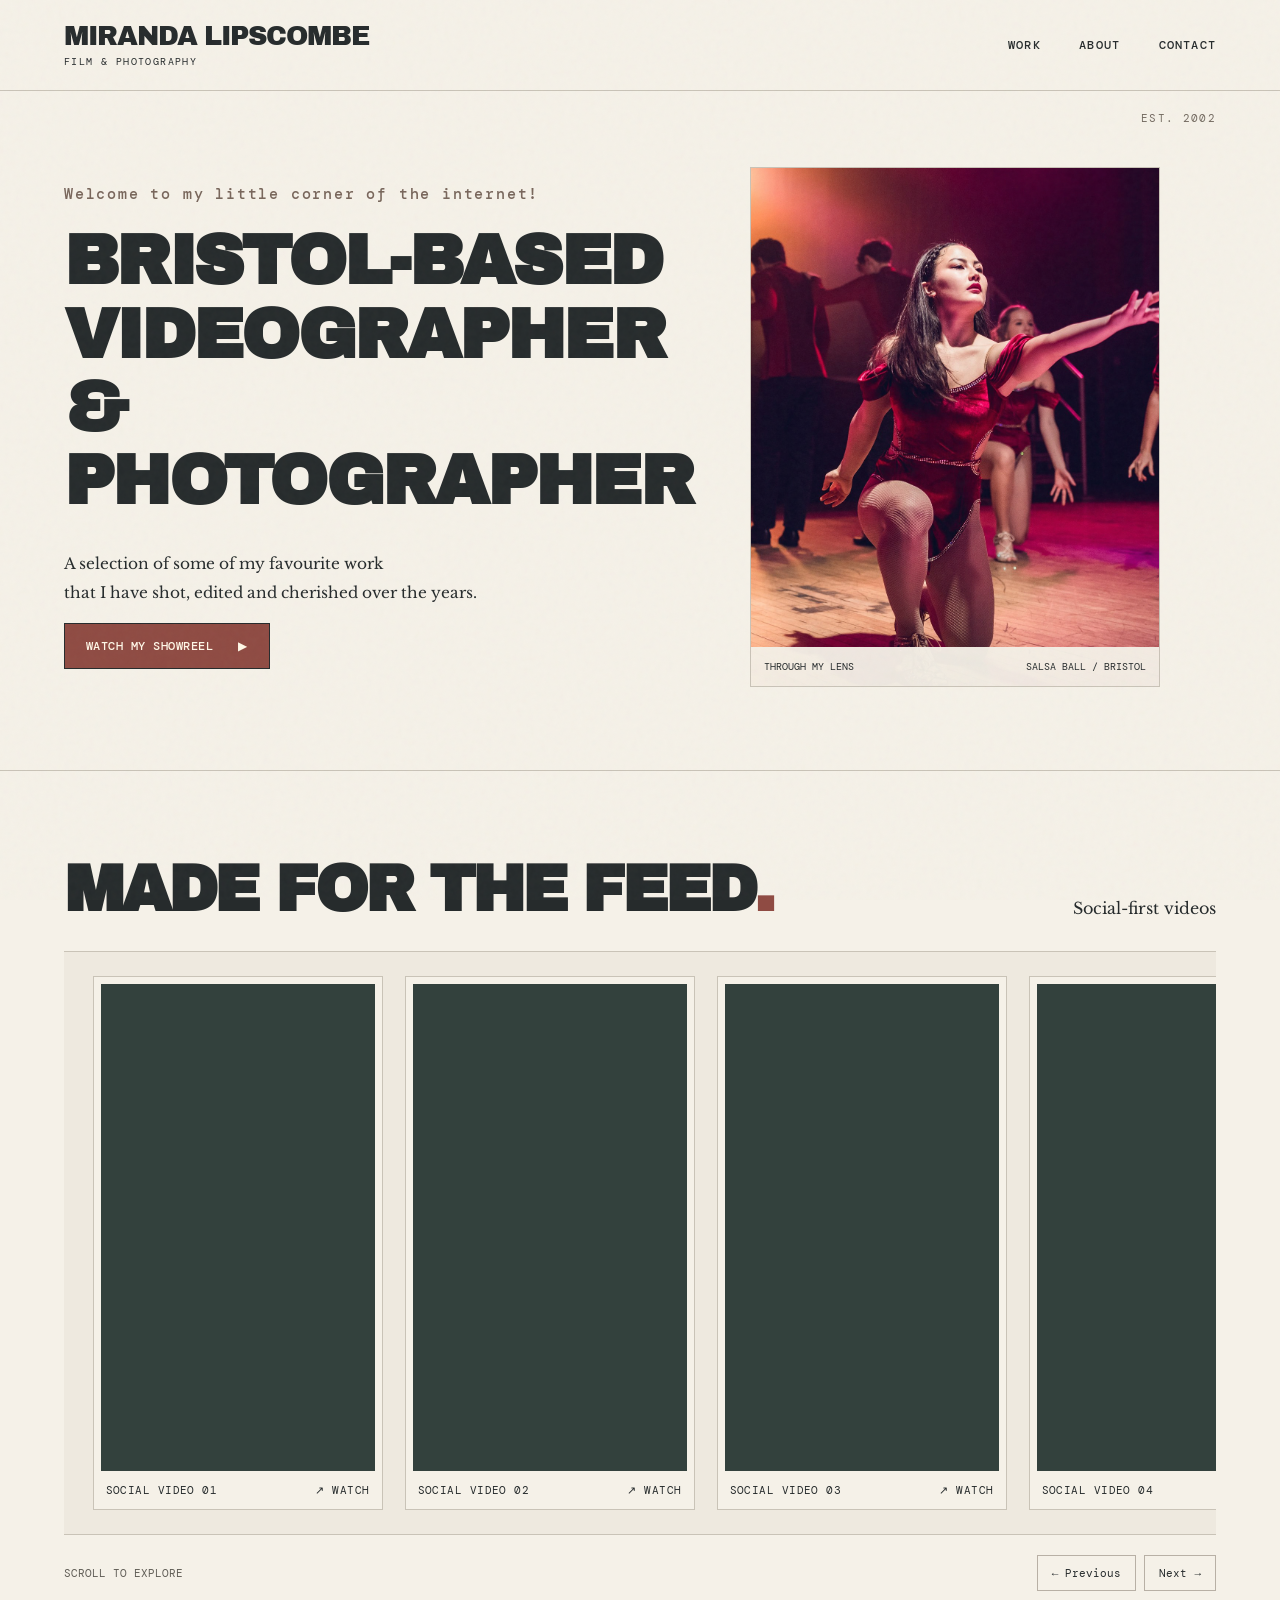
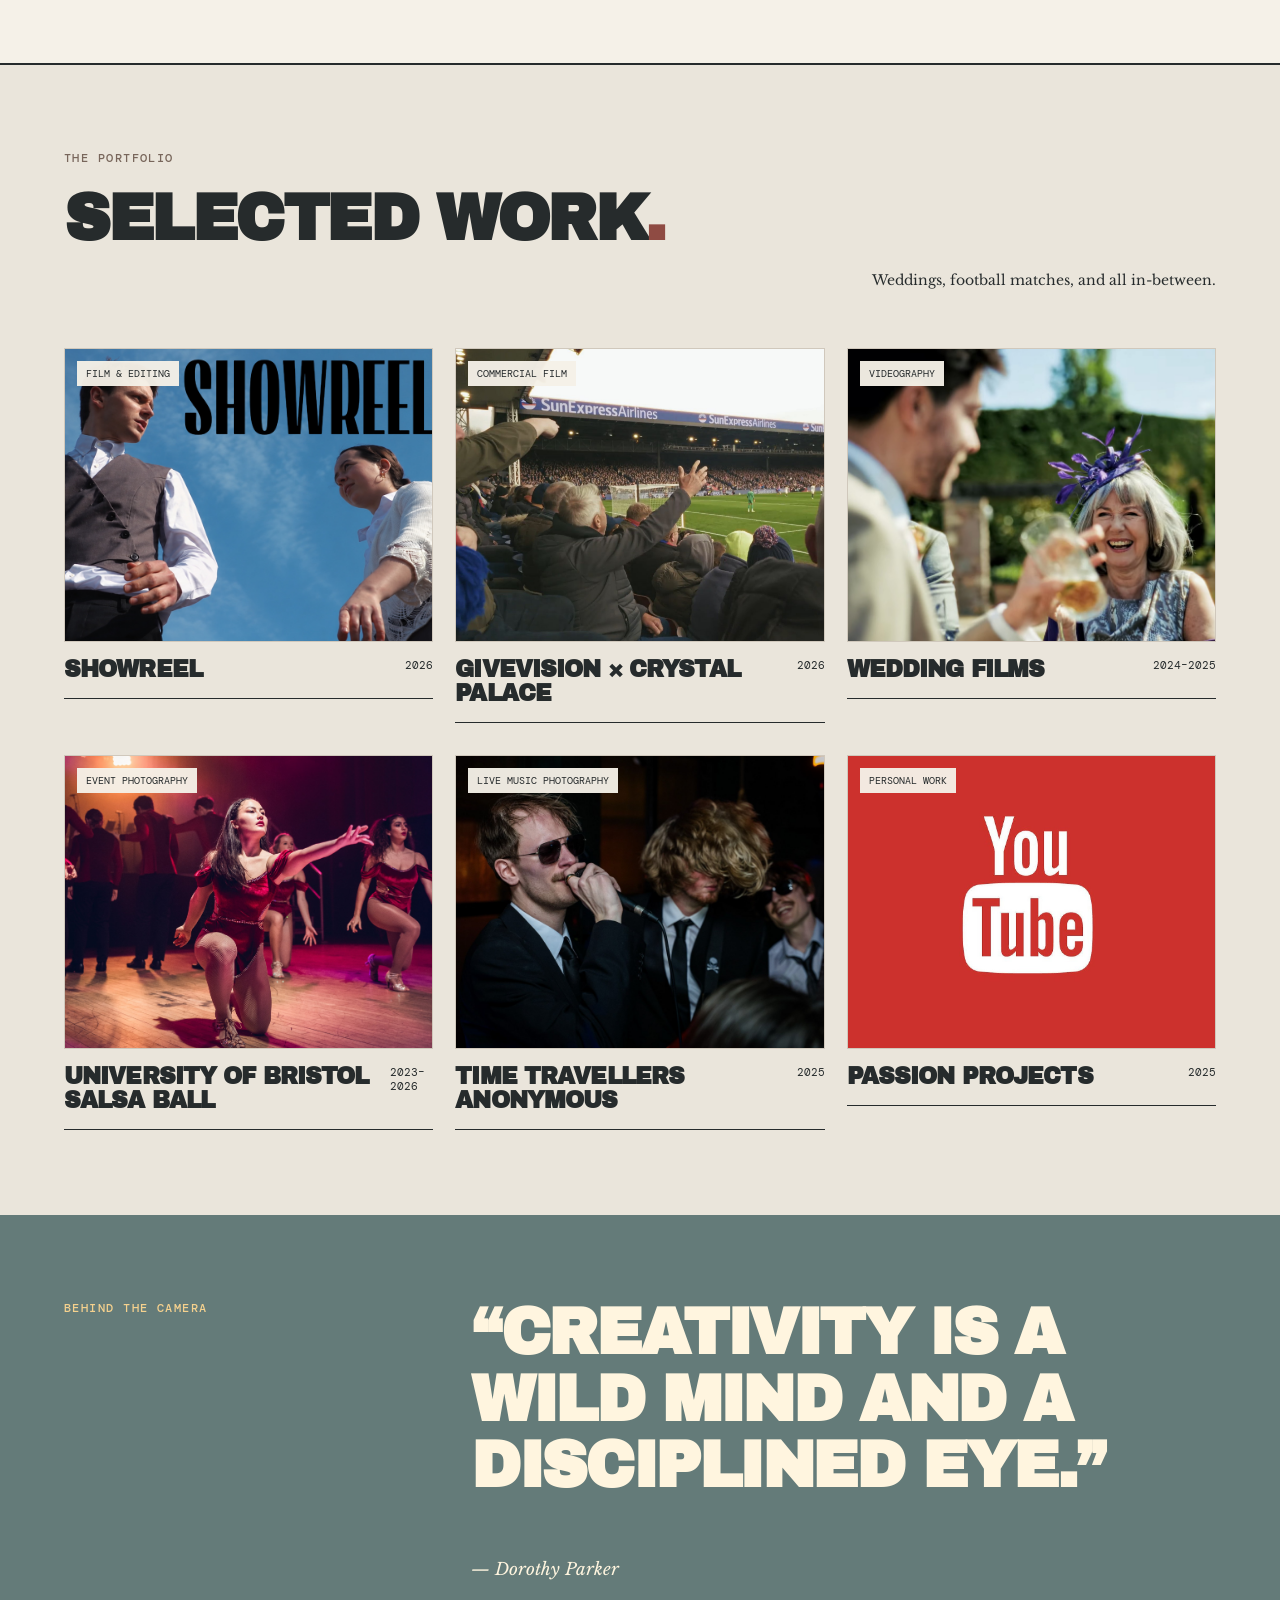
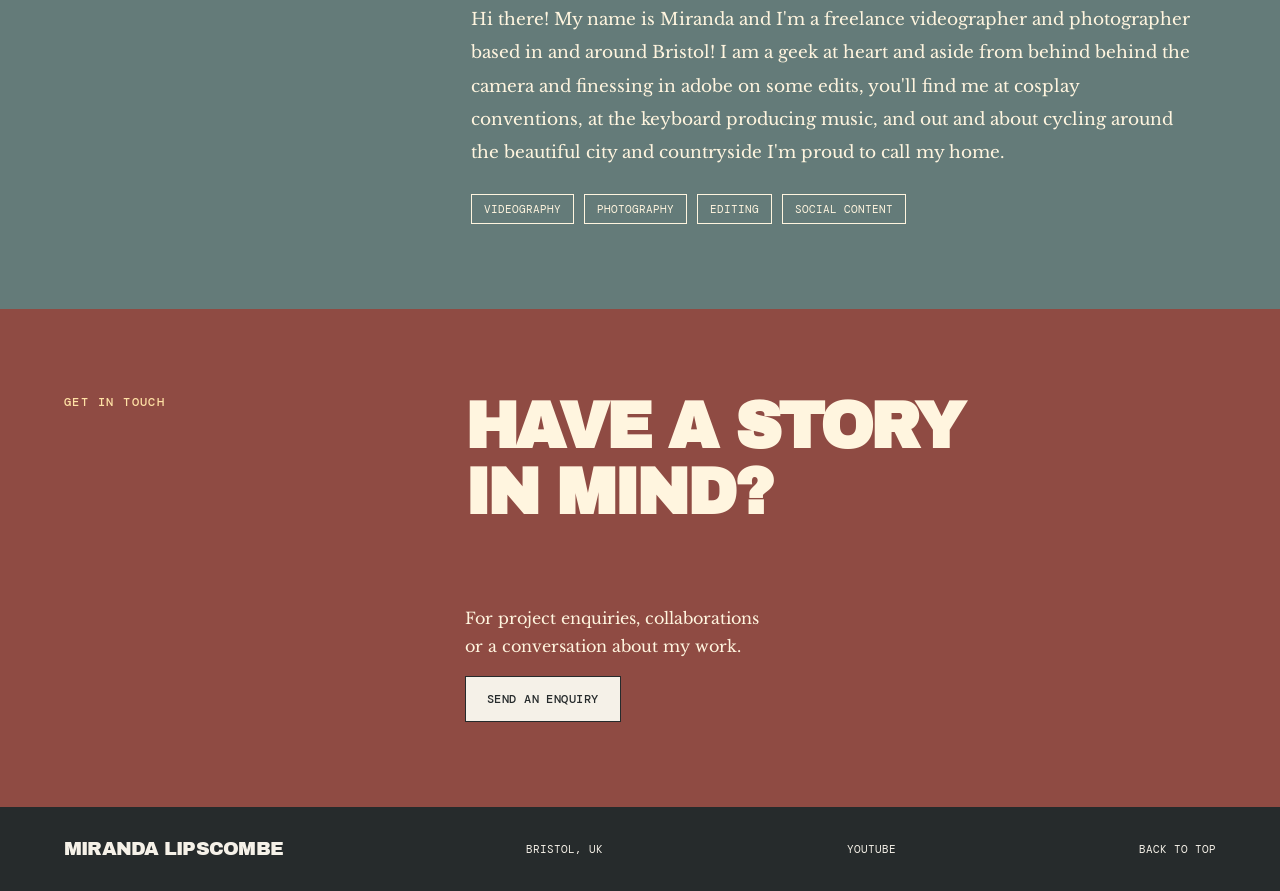
<file: index.html>
<!doctype html><html lang="en"><head><meta charset="utf-8"><meta name="viewport" content="width=device-width,initial-scale=1"><title>Film &amp; Photography | Miranda Lipscombe</title><meta name="description" content="Film, photography and creative projects by Bristol-based videographer and photographer Miranda Lipscombe."><link rel="icon" href="./favicon.svg" type="image/svg+xml"><style>
@import url('https://fonts.googleapis.com/css2?family=Archivo+Black&family=DM+Mono:wght@400;500&family=Libre+Baskerville:ital,wght@0,400;0,700;1,400&display=swap');
:root{--paper:#f2e9d5;--ink:#272c29;--red:#af4234;--teal:#467b78;--gold:#c49a50}*{box-sizing:border-box}html{scroll-behavior:smooth}body{margin:0;background:var(--paper);color:var(--ink);font-family:'Libre Baskerville',Georgia,serif;line-height:1.65}body:after{content:"";position:fixed;inset:0;pointer-events:none;z-index:20;opacity:.18;background-image:url("data:image/svg+xml,%3Csvg viewBox='0 0 180 180' xmlns='http://www.w3.org/2000/svg'%3E%3Cfilter id='n'%3E%3CfeTurbulence type='fractalNoise' baseFrequency='.83' numOctaves='3' stitchTiles='stitch'/%3E%3C/filter%3E%3Crect width='100%25' height='100%25' filter='url(%23n)' opacity='.5'/%3E%3C/svg%3E")}a{color:inherit;text-decoration:none}img{display:block;width:100%;height:100%;object-fit:cover}header{display:flex;align-items:center;justify-content:space-between;gap:20px;padding:22px 5%;border-bottom:3px double var(--ink);background:#eee1c8}.brand{font-family:'Archivo Black',Impact,sans-serif;text-transform:uppercase;letter-spacing:-.04em;font-size:clamp(19px,2.1vw,29px);line-height:1.05}.brand span{display:block;font-family:'DM Mono',monospace;font-size:10px;letter-spacing:.14em;margin-top:7px}nav{display:flex;gap:clamp(12px,3vw,40px);font:500 12px 'DM Mono',monospace;text-transform:uppercase;letter-spacing:.1em}nav a:hover,footer a:hover{color:var(--red)}.hero{padding:65px 5% 72px;display:grid;grid-template-columns:1.12fr .88fr;gap:5%;align-items:center;min-height:680px;border-bottom:2px solid var(--ink);position:relative}.hero:before{content:'✦  EST. 2002  ✦';position:absolute;right:5%;top:20px;font:11px 'DM Mono',monospace;letter-spacing:.14em;color:var(--red)}.eyebrow{font:500 12px 'DM Mono',monospace;text-transform:uppercase;letter-spacing:.16em;color:var(--red);margin:0 0 20px}.welcome{font-size:clamp(12px,1.2vw,15px);text-transform:none;letter-spacing:.03em;color:var(--ink)}h1,h2,h3,p{margin-top:0}h1,h2,h3{font-family:'Archivo Black',Impact,sans-serif;text-transform:uppercase;line-height:1.04;letter-spacing:-.055em}h1{font-size:clamp(39px,5.5vw,90px);margin-bottom:32px;color:var(--ink)}h1 em{font-style:normal;color:var(--ink)}.hero-bottom p{font-size:clamp(13px,1.2vw,16px);line-height:1.9;max-width:530px}.button{display:inline-flex;align-items:center;gap:25px;padding:14px 21px;background:var(--red);border:2px solid var(--ink);box-shadow:5px 5px 0 var(--ink);color:#fff8e8;font:500 12px 'DM Mono',monospace;text-transform:uppercase;letter-spacing:.04em;transition:transform .2s,box-shadow .2s}.button:hover{transform:translate(3px,3px);box-shadow:2px 2px 0 var(--ink)}.hero-image{height:520px;position:relative;border:9px solid #f9f2e4;outline:2px solid var(--ink);transform:rotate(1.5deg);box-shadow:13px 15px 0 #d9c8a9}.hero-image img{filter:saturate(.76) contrast(1.07)}.hero-caption{position:absolute;bottom:0;left:0;right:0;display:flex;justify-content:space-between;gap:10px;background:#eee1c8;color:var(--ink);padding:13px;font:10px 'DM Mono',monospace;text-transform:uppercase}.section{padding:85px 5%}.section-heading{display:flex;justify-content:space-between;gap:35px;align-items:end;margin-bottom:42px}.section-heading p:last-child{max-width:390px;font-size:14px}.section h2{font-size:clamp(36px,5vw,70px)}.accent{color:var(--red)}.work{background:#e5d7bd}.project-grid{display:grid;grid-template-columns:repeat(3,1fr);gap:32px 22px}.project-card{min-width:0}.image-wrap{height:clamp(180px,23vw,300px);position:relative;overflow:hidden;border:2px solid var(--ink);background:var(--teal)}.image-wrap img{transition:transform .4s;filter:saturate(.8)}.project-card:hover img{transform:scale(1.045)}.project-tag{position:absolute;top:12px;left:12px;background:var(--paper);border:1px solid var(--ink);padding:6px 9px;font:10px 'DM Mono',monospace;text-transform:uppercase}.card-caption{display:flex;justify-content:space-between;gap:12px;padding:16px 0;border-bottom:1px solid var(--ink)}.card-caption h3{font-size:clamp(16px,1.8vw,24px);margin:0}.card-caption span{font:11px 'DM Mono',monospace}.about{display:grid;grid-template-columns:1fr 2fr;gap:35px;background:var(--teal);color:#fff5df}.about .eyebrow{color:#f5d18e}.about h2{max-width:800px}.about p:not(.eyebrow){max-width:720px;font-size:17px;line-height:1.95}.disciplines{display:flex;flex-wrap:wrap;gap:10px;margin-top:25px}.disciplines span{padding:7px 12px;border:1px solid #fff5df;font:11px 'DM Mono',monospace;text-transform:uppercase}.contact{background:var(--red);color:#fff5df;display:grid;grid-template-columns:1fr 2fr;gap:25px}.contact .eyebrow{color:#ffe1a5}.contact h2{grid-column:2}.contact>div{grid-column:2}.contact .button.light{background:var(--paper);color:var(--ink)}footer{background:var(--ink);color:var(--paper);padding:32px 5%;display:flex;align-items:center;justify-content:space-between;gap:20px;flex-wrap:wrap;font:11px 'DM Mono',monospace;text-transform:uppercase}footer .brand{font-size:19px}@media(max-width:850px){.hero{grid-template-columns:1fr;min-height:0}.hero-image{height:410px;max-width:600px}.project-grid{grid-template-columns:repeat(2,1fr)}.about,.contact{grid-template-columns:1fr}.contact h2,.contact>div{grid-column:1}.section-heading{display:block}.section-heading p:last-child{max-width:580px}}@media(max-width:560px){header{align-items:start;flex-direction:column}nav{gap:25px}.hero{padding-top:65px}.hero-image{height:300px}.project-grid{grid-template-columns:1fr}.section{padding:65px 5%}h1{font-size:clamp(34px,9vw,54px)}.hero-bottom p br{display:none}}


/* Mid-century moving social video showcase */
.feed{overflow:hidden;background:#e8dcc5;border-bottom:2px solid var(--ink);padding-bottom:72px}
.feed-heading{display:flex;justify-content:space-between;gap:24px;align-items:end;margin-bottom:28px}
.feed-heading h2{margin:0;font-family:'Archivo Black',Impact,sans-serif;text-transform:uppercase;line-height:1.05;font-size:clamp(34px,5vw,70px);letter-spacing:-.05em}
.feed-heading p{max-width:320px;margin:0}
.feed-window{overflow:hidden;border-top:2px solid var(--ink);border-bottom:2px solid var(--ink);padding:22px 0;background:#d7c9ac}
.feed-track{display:flex;width:max-content;gap:20px;animation:feed-scroll 30s linear infinite}
.feed-window:hover .feed-track,.feed-window:focus-within .feed-track{animation-play-state:paused}
.feed-card{display:block;width:240px;flex:none;color:var(--ink);text-decoration:none;cursor:pointer;border:2px solid var(--ink);background:var(--paper);padding:9px;box-shadow:5px 5px 0 var(--red)}
.feed-screen{position:relative;aspect-ratio:9/16;background:#262826;overflow:hidden}
.feed-screen img{display:block;width:100%;height:100%;object-fit:cover;filter:saturate(.82) contrast(1.06)}
.feed-play{position:absolute;top:50%;left:50%;transform:translate(-50%,-50%);display:grid;place-items:center;width:60px;height:60px;background:var(--paper);border:2px solid var(--ink);border-radius:50%;font-size:23px}
.feed-card:hover .feed-play{background:var(--red);color:white}
.feed-card .feed-label{display:flex;justify-content:space-between;gap:8px;font:11px 'DM Mono',monospace;text-transform:uppercase;letter-spacing:.06em;padding:12px 3px 3px}
.feed-actions{display:flex;justify-content:space-between;align-items:center;gap:12px;margin-top:20px;font:11px 'DM Mono',monospace;text-transform:uppercase}
.feed-actions button{background:var(--ink);color:var(--paper);border:0;padding:11px 17px;font:inherit;cursor:pointer}
@keyframes feed-scroll{to{transform:translateX(-50%)}}
.feed-dialog{border:3px solid var(--ink);background:var(--paper);padding:15px;max-width:min(440px,94vw);width:100%;box-shadow:9px 9px 0 var(--red)}
.feed-dialog::backdrop{background:rgba(0,0,0,.8)}
.feed-dialog iframe{display:block;width:min(320px,80vw);aspect-ratio:9/16;height:auto;border:0;margin:auto;background:#111}
.feed-close{display:block;margin:0 0 12px auto;background:var(--ink);color:white;border:0;padding:8px 12px;cursor:pointer}
@media(max-width:650px){.feed-heading{display:block}.feed-heading p{margin-top:12px}.feed-card{width:190px}.feed-track{gap:14px;animation-duration:25s}}
@media(prefers-reduced-motion:reduce){.feed-track{animation:none}.feed-window{overflow-x:auto}}
.quote-attribution { margin-top: .45rem; font-style: italic; font-size: 1rem; }

/* Live moving video reels */
.feed-track{gap:0;animation-duration:72s}
.feed-group{display:flex;flex:none;gap:20px;padding-right:20px}
.feed-screen iframe{position:absolute;inset:0;width:100%;height:100%;border:0;pointer-events:none;background:transparent;z-index:2}
.feed-poster{position:absolute;inset:0;background-color:#33413d;background-position:center;background-size:cover;display:grid;place-items:center;color:#fff5df;font:20px 'DM Mono',monospace;letter-spacing:.1em}
.feed-card{position:relative}
.feed-card:focus-visible{outline:4px solid var(--red);outline-offset:4px}
.feed-track.paused{animation-play-state:paused}
@media(max-width:650px){.feed-group{gap:14px;padding-right:14px}.feed-track{animation-duration:65s}}

/* Professional mid-century refinement: restrained colour, quiet print texture,
   square photography and editorial hierarchy. */
:root{--paper:#f5f1e8;--ink:#262b2c;--red:#8f4b43;--teal:#647b79;--gold:#a59474}
body{line-height:1.72}
body:after{opacity:.065}
header{background:#f5f1e8;border-bottom:1px solid #c9c3b7}
.hero{border-bottom:1px solid #c9c3b7}
.hero:before{content:'EST. 2002';color:#746b61;letter-spacing:.12em}
.eyebrow{color:#78665b;letter-spacing:.12em}
h1,h2,h3{letter-spacing:-.038em}
.button{box-shadow:none;border:1px solid var(--ink);transition:background .2s,transform .2s}
.button:hover{box-shadow:none;transform:none;background:#723e39}
.hero-image{transform:none;box-shadow:none;outline:none;border:1px solid #c9c3b7}
.hero-image img,.image-wrap img{filter:none}
.hero-caption{background:rgba(245,241,232,.96)}
.work{background:#eae5db}
.image-wrap{border:1px solid #d0c8bc;background:#dedbd3}
.project-tag{border:0;background:rgba(245,241,232,.96)}
.feed{background:#f5f1e8}
.feed-window{overflow-x:auto;overflow-y:hidden;scroll-snap-type:none;scroll-behavior:auto;overscroll-behavior-inline:contain;
  scrollbar-width:thin;scrollbar-color:#8f4b43 #e5dfd3;border-top:1px solid #c9c3b7;border-bottom:1px solid #c9c3b7;padding:20px 5%;background:#eee9df}
.feed-window::-webkit-scrollbar{height:10px}
.feed-window::-webkit-scrollbar-thumb{background:#8f4b43;border-radius:10px}
.feed-window::-webkit-scrollbar-track{background:#e5dfd3}
.feed-track{width:max-content;animation:none!important;transform:none!important;gap:0}
.feed-group{display:flex;gap:18px;padding-right:0}
.feed-card{width:220px;scroll-snap-align:start;border:1px solid #c9c3b7;box-shadow:none;background:#f5f1e8;padding:7px}
.feed-card .feed-label{font-size:10px;letter-spacing:.04em}
.feed-actions{font-size:11px;color:#605d56}
.feed-controls{display:flex;gap:8px}
.feed-controls button{border:1px solid #b8b0a5;background:transparent;color:var(--ink);padding:10px 14px}
.feed-controls button:hover{background:#e9e2d7}
.feed-dialog{box-shadow:none;border:1px solid #c9c3b7}
.feed-heading .eyebrow:empty{display:none}
@media(max-width:650px){.feed-card{width:190px}.feed-window{padding:18px 5%}.feed-track{animation:none!important}.feed-actions{flex-wrap:wrap}}

/* Larger editorial social video gallery: fills wide desktop screens */
@media (min-width: 1100px) {
 .feed-card {width: clamp(290px, 22vw, 390px); flex: 0 0 auto;}
 .feed-group {gap: 22px; padding-right: 22px;}
 .feed-window {padding: 24px 3%;}
 .feed-card .feed-label {font-size: 11px; padding: 12px 5px 5px;}
}
@media (min-width: 700px) and (max-width: 1099px) {
 .feed-card {width: 270px;}
 .feed-group {gap: 18px; padding-right: 18px;}
}
@media (max-width: 699px) {
 .feed-card {width: min(72vw, 300px);}
 .feed-group {gap: 14px; padding-right: 14px;}
}
</style></head><body id="top"><header><a class="brand" href="./">Miranda Lipscombe<span>Film & photography</span></a><nav aria-label="Main navigation"><a href="./#work">Work</a><a href="./#about">About</a><a href="./#contact">Contact</a></nav></header><main><section class="hero"><div class="hero-copy"><p class="eyebrow welcome">Welcome to my little corner of the internet!</p><h1>Bristol-based<br><em>videographer &amp;<br>photographer</em></h1><div class="hero-bottom"><p>A selection of some of my favourite work<br>that I have shot, edited and cherished over the years.</p><a class="button" href="./k/">Watch my showreel <span class="play" aria-hidden="true">▶</span></a></div></div><a class="hero-image" href="./salsa-balls-20232425/"><img src="./assets/home-3.jpg" alt="Dancers at the University of Bristol Salsa Ball"><div class="hero-caption"><span>Through my lens</span><span>Salsa Ball / Bristol</span></div></a></section><section id="feed" class="feed section" aria-label="Made for the Feed"><div class="feed-heading"><div><h2>Made for the Feed<span class="accent">.</span></h2></div><p>Social-first videos</p></div><div class="feed-window" aria-label="Social video gallery; scroll horizontally to browse" tabindex="0"><div class="feed-track" id="feed-track"><!-- Video cards populated by the script below --></div></div><div class="feed-actions"><span>Scroll to explore</span><div class="feed-controls"><button id="feed-prev" type="button" aria-label="Scroll videos left">← Previous</button><button id="feed-next" type="button" aria-label="Scroll videos right">Next →</button></div></div></section><section id="work" class="work section"><div class="section-heading"><div><p class="eyebrow">The portfolio</p><h2>Selected work<span class="accent">.</span></h2></div><p>Weddings, football matches, and all in-between.</p></div><div class="project-grid"><a class="project-card" href="./k/"><div class="image-wrap"><img src="./assets/home-0.jpg" alt="Showreel" loading="lazy"><span class="project-tag">Film &amp; editing</span></div><div class="card-caption"><h3>Showreel</h3><span>2026</span></div></a><a class="project-card" href="./give-vision-crystal-palace-shoot/"><div class="image-wrap"><img src="./assets/home-1.jpg" alt="GiveVision × Crystal Palace" loading="lazy"><span class="project-tag">Commercial film</span></div><div class="card-caption"><h3>GiveVision × Crystal Palace</h3><span>2026</span></div></a><a class="project-card" href="./weddings/"><div class="image-wrap"><img src="./assets/home-2.jpg" alt="Wedding films" loading="lazy"><span class="project-tag">Videography</span></div><div class="card-caption"><h3>Wedding films</h3><span>2024–2025</span></div></a><a class="project-card" href="./salsa-balls-20232425/"><div class="image-wrap"><img src="./assets/home-3.jpg" alt="University of Bristol Salsa Ball" loading="lazy"><span class="project-tag">Event photography</span></div><div class="card-caption"><h3>University of Bristol Salsa Ball</h3><span>2023–2026</span></div></a><a class="project-card" href="./time-travellers-anonymous-gigs/"><div class="image-wrap"><img src="./assets/home-4.jpg" alt="Time Travellers Anonymous" loading="lazy"><span class="project-tag">Live music photography</span></div><div class="card-caption"><h3>Time Travellers Anonymous</h3><span>2025</span></div></a><a class="project-card" href="./social-media/"><div class="image-wrap"><img src="./assets/home-5.jpg" alt="Passion projects" loading="lazy"><span class="project-tag">Personal work</span></div><div class="card-caption"><h3>Passion projects</h3><span>2025</span></div></a></div></section><dialog class="feed-dialog" id="feed-dialog" aria-label="Watch social video"><button type="button" class="feed-close" id="feed-close">✕ Close</button><div id="feed-player"></div></dialog><section id="about" class="about section"><p class="eyebrow">Behind the camera</p><div><h2>“Creativity is a wild mind and a disciplined eye.”</h2><p class="quote-attribution">— Dorothy Parker</p><p>Hi there! My name is Miranda and I'm a freelance videographer and photographer based in and around Bristol! I am a geek at heart and aside from behind behind the camera and finessing in adobe on some edits, you'll find me at cosplay conventions, at the keyboard producing music, and out and about cycling around the beautiful city and countryside I'm proud to call my home.</p><div class="disciplines"><span>Videography</span><span>Photography</span><span>Editing</span><span>Social content</span></div></div></section><section id="contact" class="contact section"><p class="eyebrow">Get in touch</p><h2>Have a story<br>in mind?</h2><div><p>For project enquiries, collaborations<br>or a conversation about my work.</p><a class="button light" href="mailto:Mirandalipscombe@outlook.com">Send an enquiry</a></div></section></main><footer><a class="brand" href="./">Miranda Lipscombe</a><span>Bristol, UK</span><a href="https://www.youtube.com/@mirandalipscombe2201" target="_blank" rel="noopener">YouTube</a><a href="#top">Back to top</a></footer><script>
(function(){
  const videos = [
    {type:'youtube',id:'i7YbyK8oUR0',title:'Social video 01'},
    {type:'youtube',id:'Onh4ImXcsAQ',title:'Social video 02'},
    {type:'youtube',id:'TKjrNP-_wTQ',title:'Social video 03'},
    {type:'youtube',id:'pi2t-b0YwrI',title:'Social video 04'},
    {type:'youtube',id:'c5osAR7WJ6A',title:'Social video 05'},
    {type:'tiktok',id:'7701674388814302486',title:'Social video 06'}
  ];
  const track=document.getElementById('feed-track');
  const dialog=document.getElementById('feed-dialog');
  const player=document.getElementById('feed-player');
  const viewport=document.querySelector('.feed-window');
  const reduceMotion=window.matchMedia('(prefers-reduced-motion: reduce)').matches;
  const frames=[];
  function url(v){
    if(v.type==='youtube')return 'https://www.youtube-nocookie.com/embed/'+v.id+'?autoplay=1&mute=1&loop=1&playlist='+v.id+'&playsinline=1&controls=0&rel=0';
    return 'https://www.tiktok.com/player/v1/'+v.id+'?autoplay=1&muted=1&loop=1&controls=0';
  }
  function card(v){
    const a=document.createElement('a');a.className='feed-card';
    a.href=v.type==='youtube'?'https://www.youtube.com/shorts/'+v.id:'https://www.tiktok.com/@chunglemeister/video/'+v.id;
    a.setAttribute('aria-label','Watch '+v.title);
    const screen=document.createElement('div');screen.className='feed-screen';
    const poster=document.createElement('div');poster.className='feed-poster';
    if(v.type==='youtube')poster.style.backgroundImage='url(https://i.ytimg.com/vi/'+v.id+'/hqdefault.jpg)';
    else poster.textContent='TIKTOK  ↗';
    screen.appendChild(poster);
    const frame=document.createElement('iframe');frame.title=v.title;frame.loading='lazy';
    frame.allow='autoplay; encrypted-media; picture-in-picture; fullscreen';
    frame.setAttribute('allowfullscreen','');frame.tabIndex=-1;
    frame.dataset.src=url(v);screen.appendChild(frame);frames.push({frame,poster});
    const label=document.createElement('div');label.className='feed-label';
    const name=document.createElement('span');name.textContent=v.title;
    const action=document.createElement('span');action.textContent='↗ WATCH';
    label.append(name,action);a.append(screen,label);
    a.addEventListener('click',e=>{
      e.preventDefault();player.replaceChildren();
      const full=document.createElement('iframe');full.title=v.title;
      full.allow='autoplay; encrypted-media; picture-in-picture; fullscreen';
      full.allowFullscreen=true;
      full.src=v.type==='youtube'?'https://www.youtube-nocookie.com/embed/'+v.id+'?autoplay=1&rel=0':'https://www.tiktok.com/player/v1/'+v.id+'?autoplay=1';
      player.appendChild(full);dialog.showModal();
    });
    return a;
  }
  // Two full sets provide a seamless loop, with every clip shown in sequence.
  for(let copy=0;copy<2;copy++){
    const group=document.createElement('div');group.className='feed-group';
    videos.forEach(v=>group.appendChild(card(v)));
    if(copy===1)group.setAttribute('aria-hidden','true');
    track.appendChild(group);
  }
  // Load moving players only while near the viewport, to avoid 12 simultaneous streams.
  const observer=new IntersectionObserver(entries=>{
    entries.forEach(entry=>{
      const frame=entry.target;
      if(entry.isIntersecting){
        if(!frame.src)frame.src=frame.dataset.src;
      }else if(frame.src){frame.removeAttribute('src');}
    });
  },{root:viewport,rootMargin:'0px 180px',threshold:0});
  frames.forEach(({frame})=>observer.observe(frame));
  document.getElementById('feed-close').addEventListener('click',()=>dialog.close());
  dialog.addEventListener('close',()=>player.replaceChildren());
  dialog.addEventListener('click',e=>{if(e.target===dialog)dialog.close()});
  // Slow automatic movement, with full native manual scrolling and controls.
  const scrollStep=()=>Math.min(viewport.clientWidth*.8,550);
  const firstGroup=track.querySelector('.feed-group');
  let pausedUntil=0, hovering=false, interacting=false, lastTime=0;
  const cycleWidth=()=>firstGroup.getBoundingClientRect().width;
  function wrap(){
    const width=cycleWidth();
    if(!width)return;
    if(viewport.scrollLeft>=width)viewport.scrollLeft-=width;
    else if(viewport.scrollLeft<0)viewport.scrollLeft+=width;
  }
  function pause(ms=2200){pausedUntil=performance.now()+ms;}
  viewport.addEventListener('pointerenter',()=>{hovering=true});
  viewport.addEventListener('pointerleave',()=>{hovering=false;interacting=false;pause(1200)});
  viewport.addEventListener('pointerdown',()=>{interacting=true;pause(2500)});
  window.addEventListener('pointerup',()=>{interacting=false;pause(2500)});
  viewport.addEventListener('wheel',()=>pause(3000),{passive:true});
  viewport.addEventListener('touchstart',()=>{interacting=true;pause(3000)},{passive:true});
  viewport.addEventListener('touchend',()=>{interacting=false;pause(3000)},{passive:true});
  viewport.addEventListener('keydown',()=>pause(3000));
  document.getElementById('feed-prev').addEventListener('click',()=>{
    pause(3000);if(viewport.scrollLeft<scrollStep())viewport.scrollLeft+=cycleWidth();
    viewport.scrollBy({left:-scrollStep(),behavior:'smooth'});
  });
  document.getElementById('feed-next').addEventListener('click',()=>{
    pause(3000);viewport.scrollBy({left:scrollStep(),behavior:'smooth'});
  });
  function tick(now){
    const dt=lastTime?Math.min((now-lastTime)/1000,.05):0;
    lastTime=now;
    if(!reduceMotion&&!hovering&&!interacting&&now>pausedUntil&&!dialog.open&&document.visibilityState==='visible'){
      viewport.scrollLeft+=28*dt; // 28 pixels per second, deliberately subtle
      wrap();
    }else if(now>pausedUntil&&!interacting){wrap();}
    requestAnimationFrame(tick);
  }
  requestAnimationFrame(tick);
})();
</script><script src="./site.js"></script></body></html>
</file>
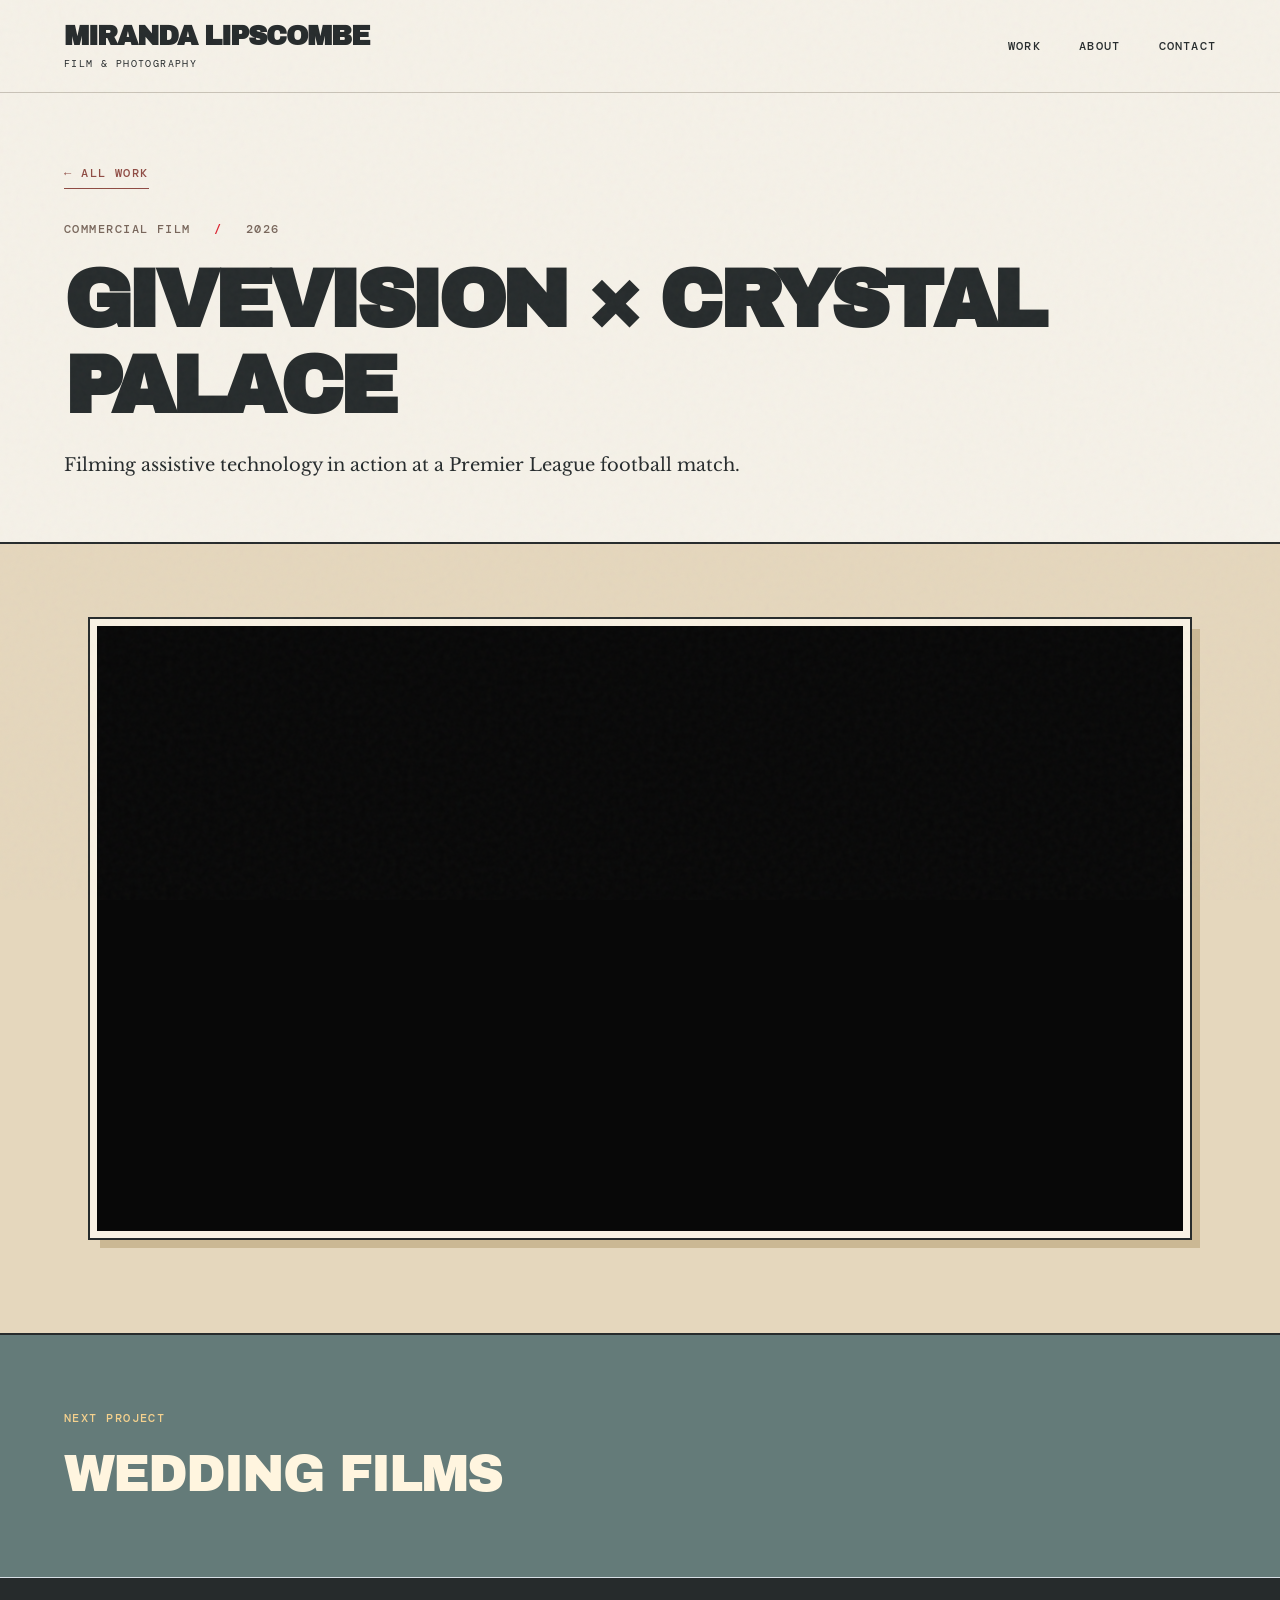
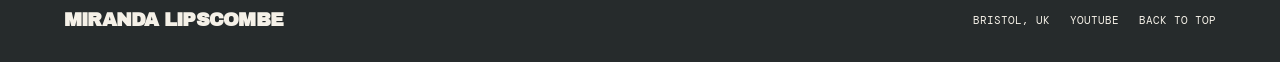
<file: give-vision-crystal-palace-shoot/index.html>
<!doctype html><html lang="en"><head><meta charset="utf-8"><meta name="viewport" content="width=device-width,initial-scale=1"><title>GiveVision × Crystal Palace | Miranda Lipscombe</title><meta name="description" content="Film, photography and creative projects by Bristol-based videographer and photographer Miranda Lipscombe."><link rel="icon" href="../favicon.svg" type="image/svg+xml"><link rel="stylesheet" href="../style.css"><link rel="stylesheet" href="../retro-pages.css"></head><body id="top"><header><a class="brand" href="../">Miranda Lipscombe<span>Film & photography</span></a><nav aria-label="Main navigation"><a href="../#work">Work</a><a href="../#about">About</a><a href="../#contact">Contact</a></nav></header><main><section class="project-intro section"><a class="back" href="../#work">All work</a><p class="eyebrow">Commercial film <span>/</span> 2026</p><h1>GiveVision × Crystal Palace</h1><p class="project-description">Filming assistive technology in action at a Premier League football match.</p></section><section class="project-content section"><div class="film"><iframe src="https://www-ccv.adobe.io/v1/player/ccv/FXacpVMVsZa/embed?bgcolor=%23191919&amp;lazyLoading=true&amp;api_key=BehancePro2View" title="GiveVision × Crystal Palace" loading="lazy" allow="autoplay; fullscreen; picture-in-picture" allowfullscreen></iframe></div></section><section class="next-project section"><p class="eyebrow">Next project</p><a href="../weddings/">Wedding films</a></section></main><footer><a class="brand" href="../">Miranda Lipscombe</a><span>Bristol, UK</span><a href="https://www.youtube.com/@mirandalipscombe2201" target="_blank" rel="noopener">YouTube</a><a href="#top">Back to top</a></footer><script src="../site.js"></script></body></html>
</file>
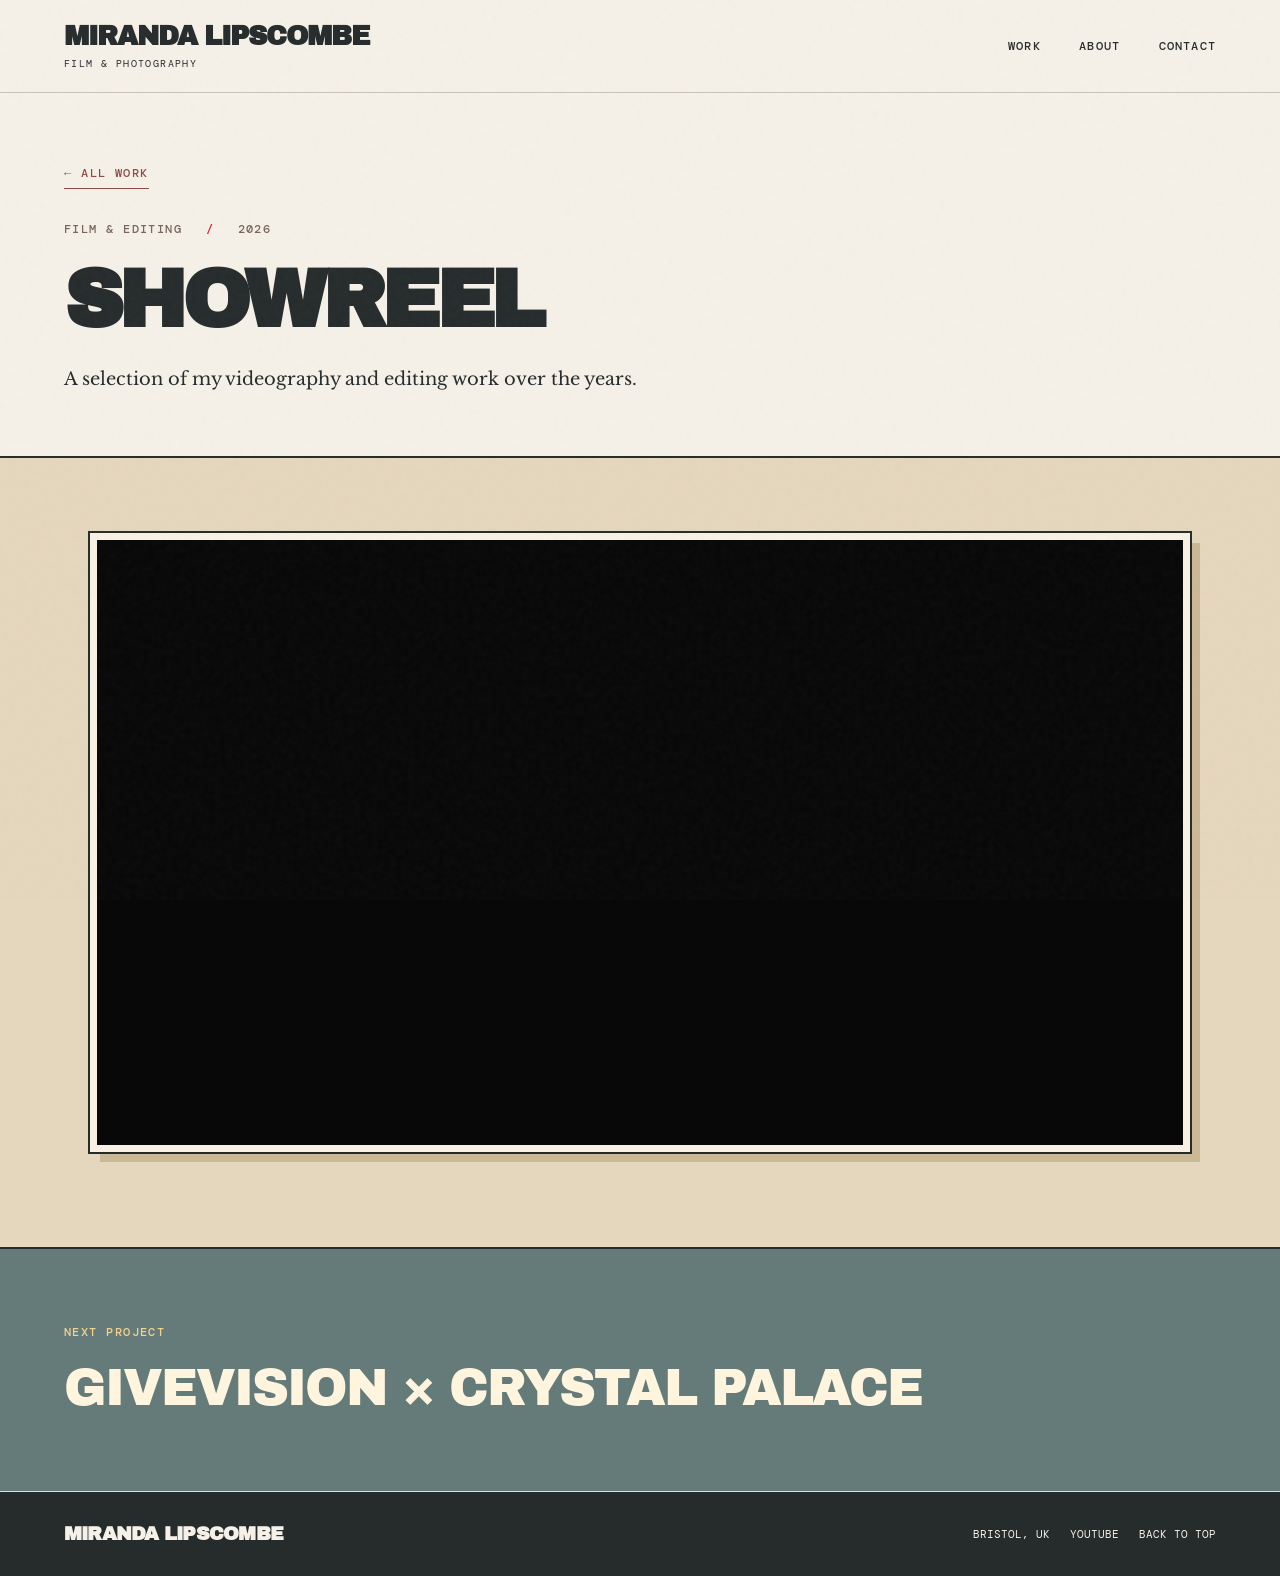
<file: k/index.html>
<!doctype html><html lang="en"><head><meta charset="utf-8"><meta name="viewport" content="width=device-width,initial-scale=1"><title>Showreel | Miranda Lipscombe</title><meta name="description" content="Film, photography and creative projects by Bristol-based videographer and photographer Miranda Lipscombe."><link rel="icon" href="../favicon.svg" type="image/svg+xml"><link rel="stylesheet" href="../style.css"><link rel="stylesheet" href="../retro-pages.css"></head><body id="top"><header><a class="brand" href="../">Miranda Lipscombe<span>Film & photography</span></a><nav aria-label="Main navigation"><a href="../#work">Work</a><a href="../#about">About</a><a href="../#contact">Contact</a></nav></header><main><section class="project-intro section"><a class="back" href="../#work">All work</a><p class="eyebrow">Film & editing <span>/</span> 2026</p><h1>Showreel</h1><p class="project-description">A selection of my videography and editing work over the years.</p></section><section class="project-content section"><div class="film"><iframe src="https://www.youtube.com/embed/Zt5k9XuMEio?si=4cNR_pvCsI5FpOFn" title="Showreel" loading="lazy" allow="autoplay; fullscreen; picture-in-picture" allowfullscreen></iframe></div></section><section class="next-project section"><p class="eyebrow">Next project</p><a href="../give-vision-crystal-palace-shoot/">GiveVision × Crystal Palace</a></section></main><footer><a class="brand" href="../">Miranda Lipscombe</a><span>Bristol, UK</span><a href="https://www.youtube.com/@mirandalipscombe2201" target="_blank" rel="noopener">YouTube</a><a href="#top">Back to top</a></footer><script src="../site.js"></script></body></html>
</file>
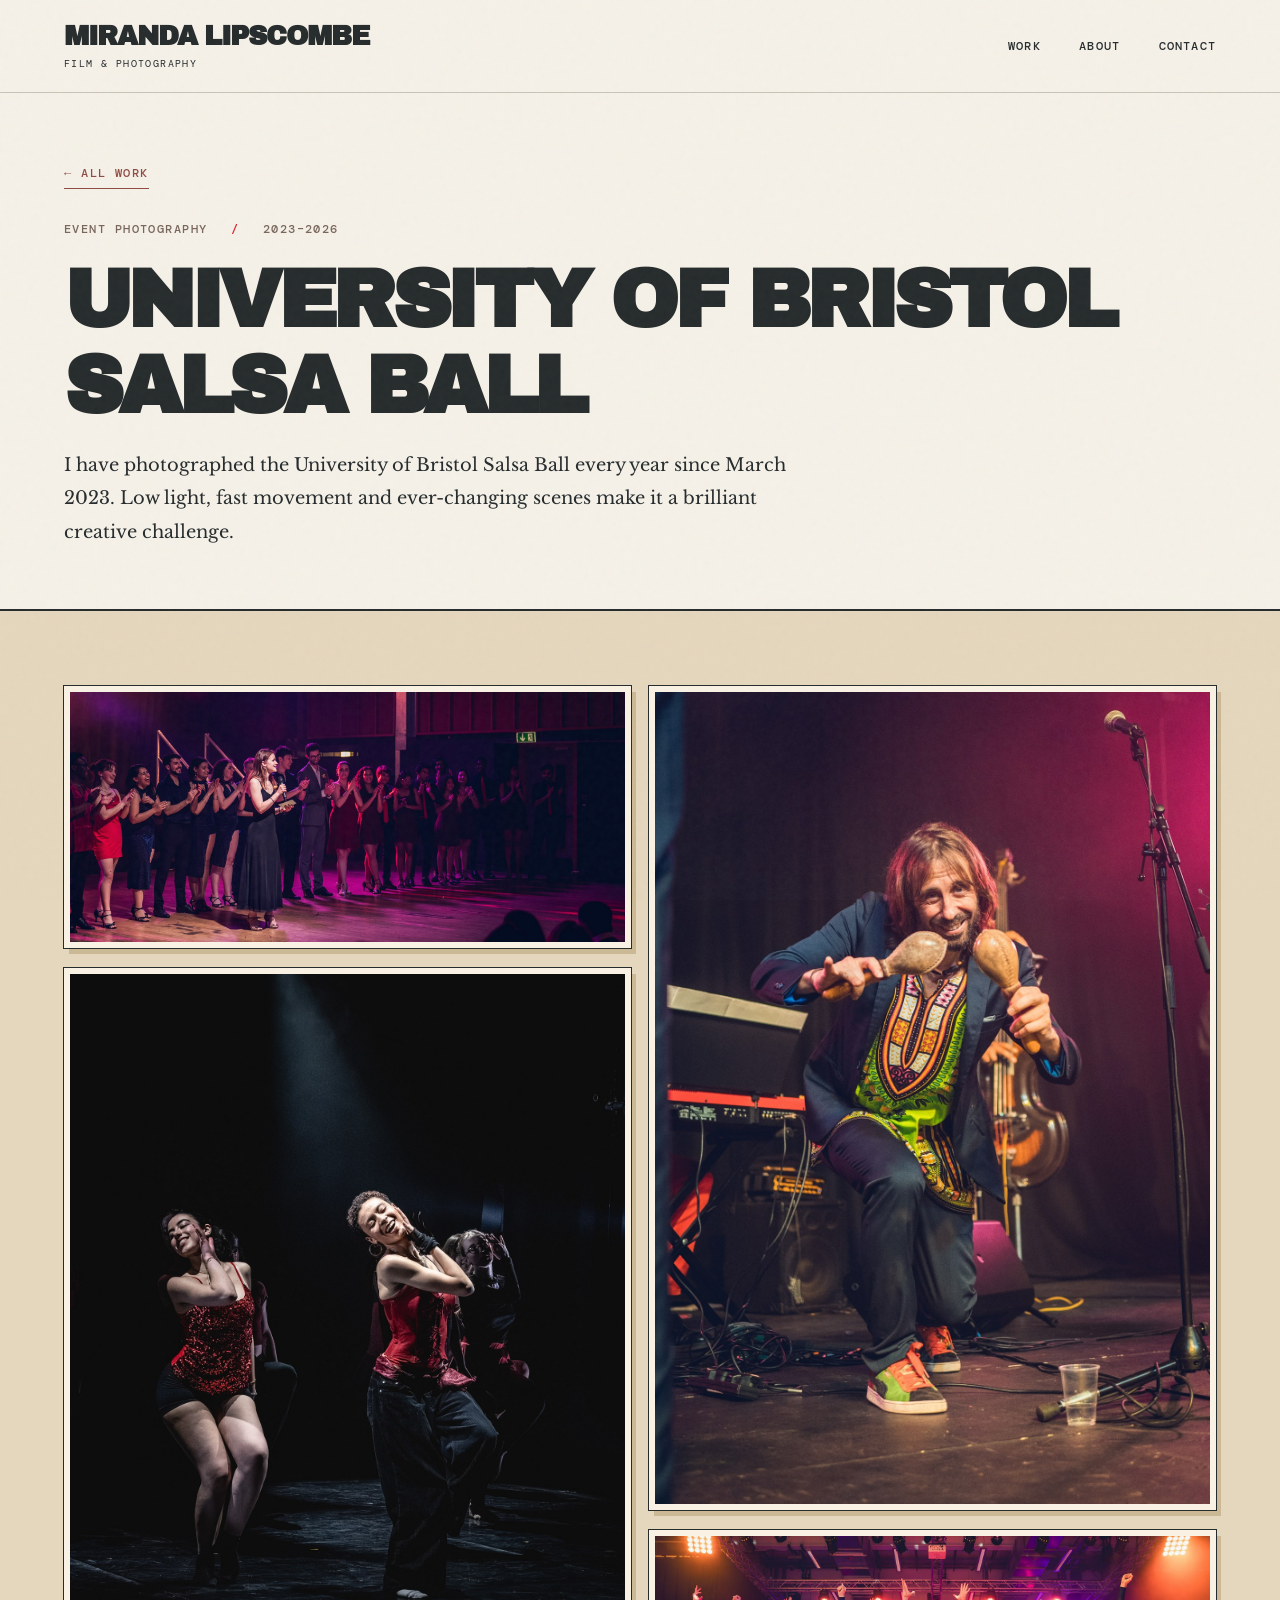
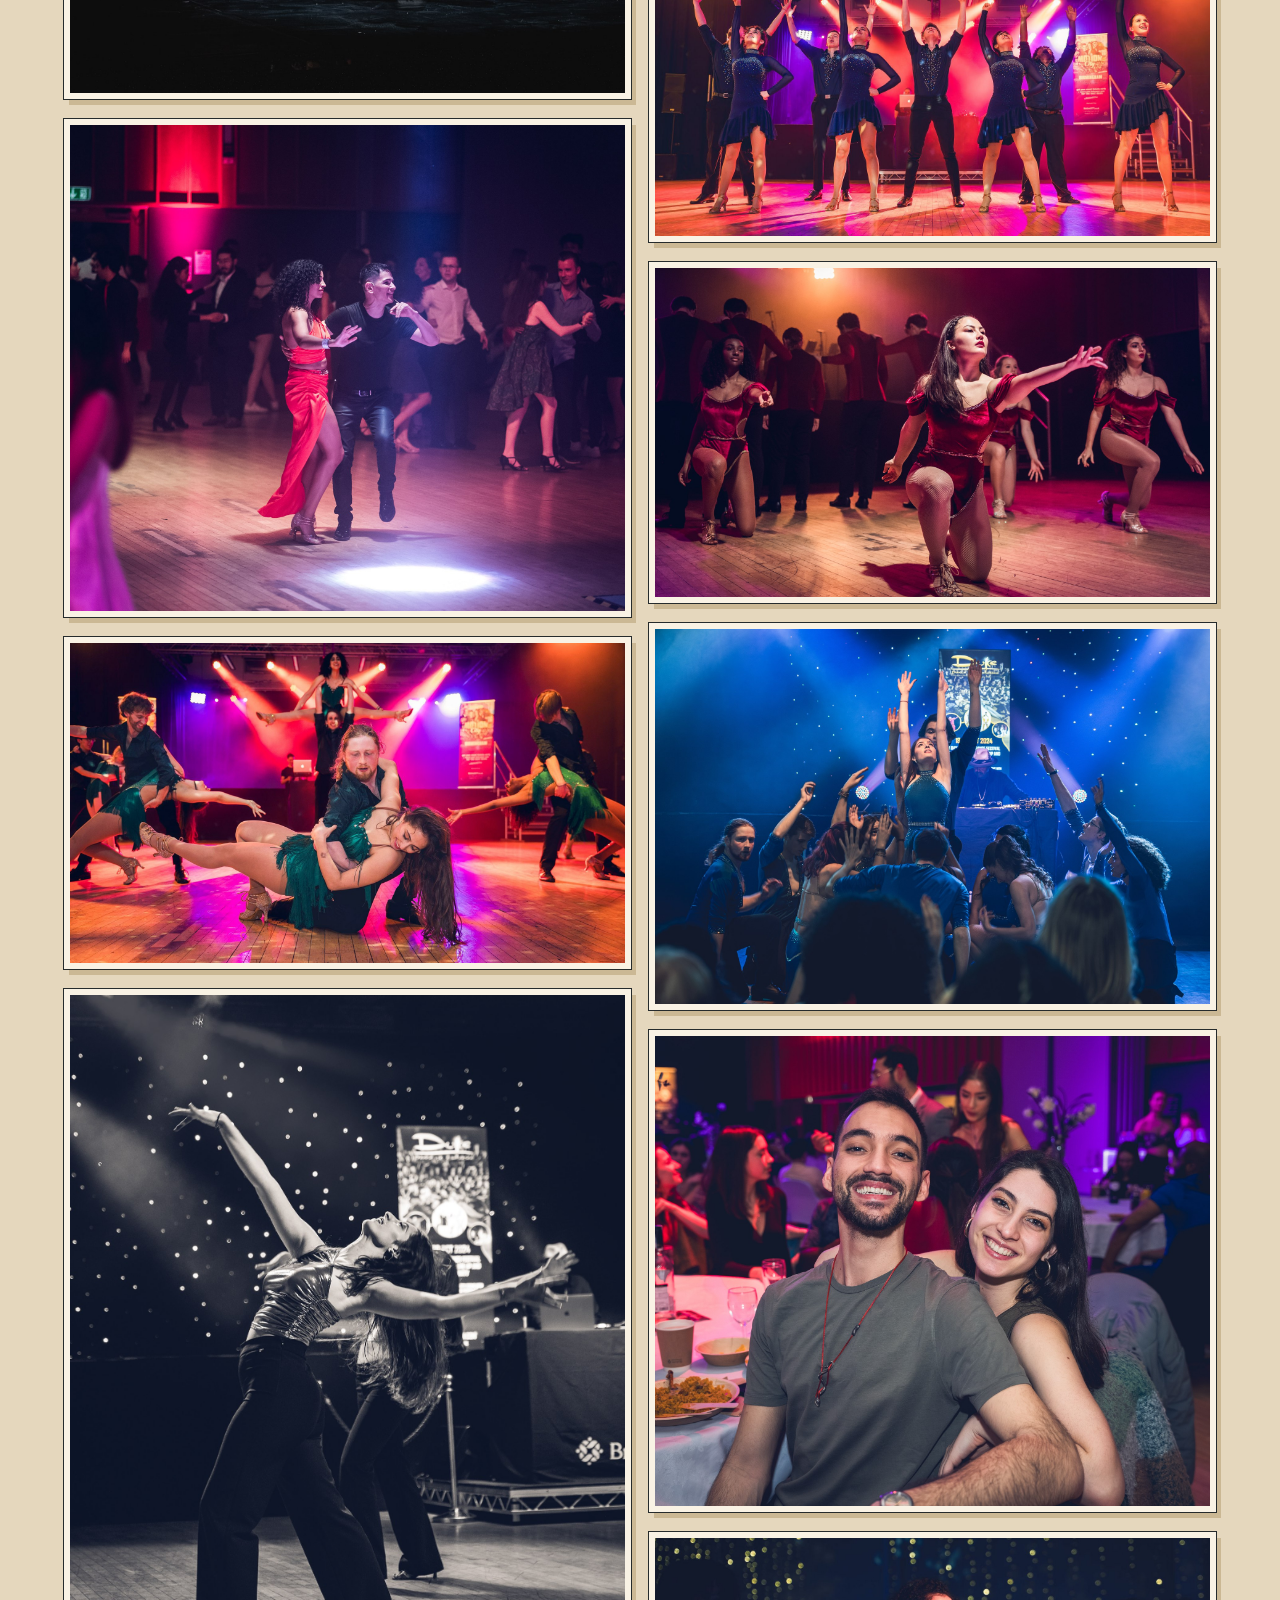
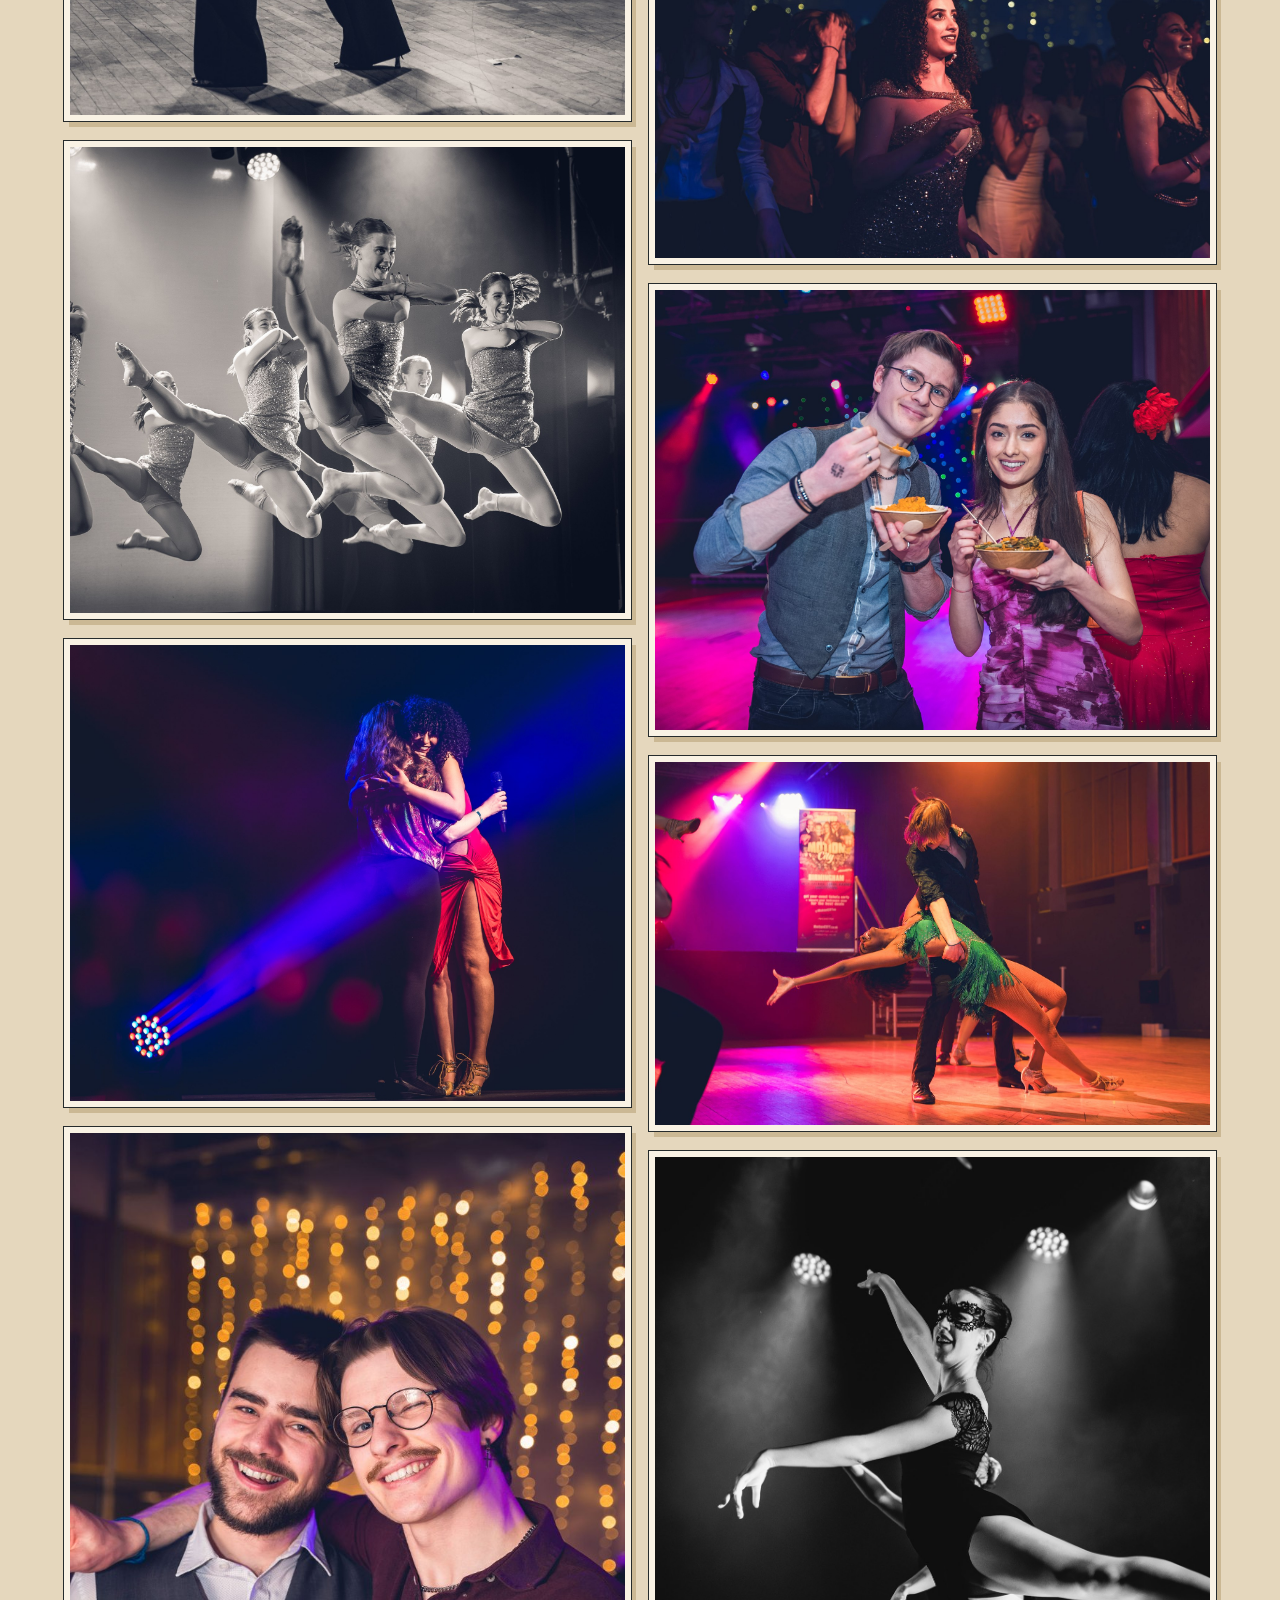
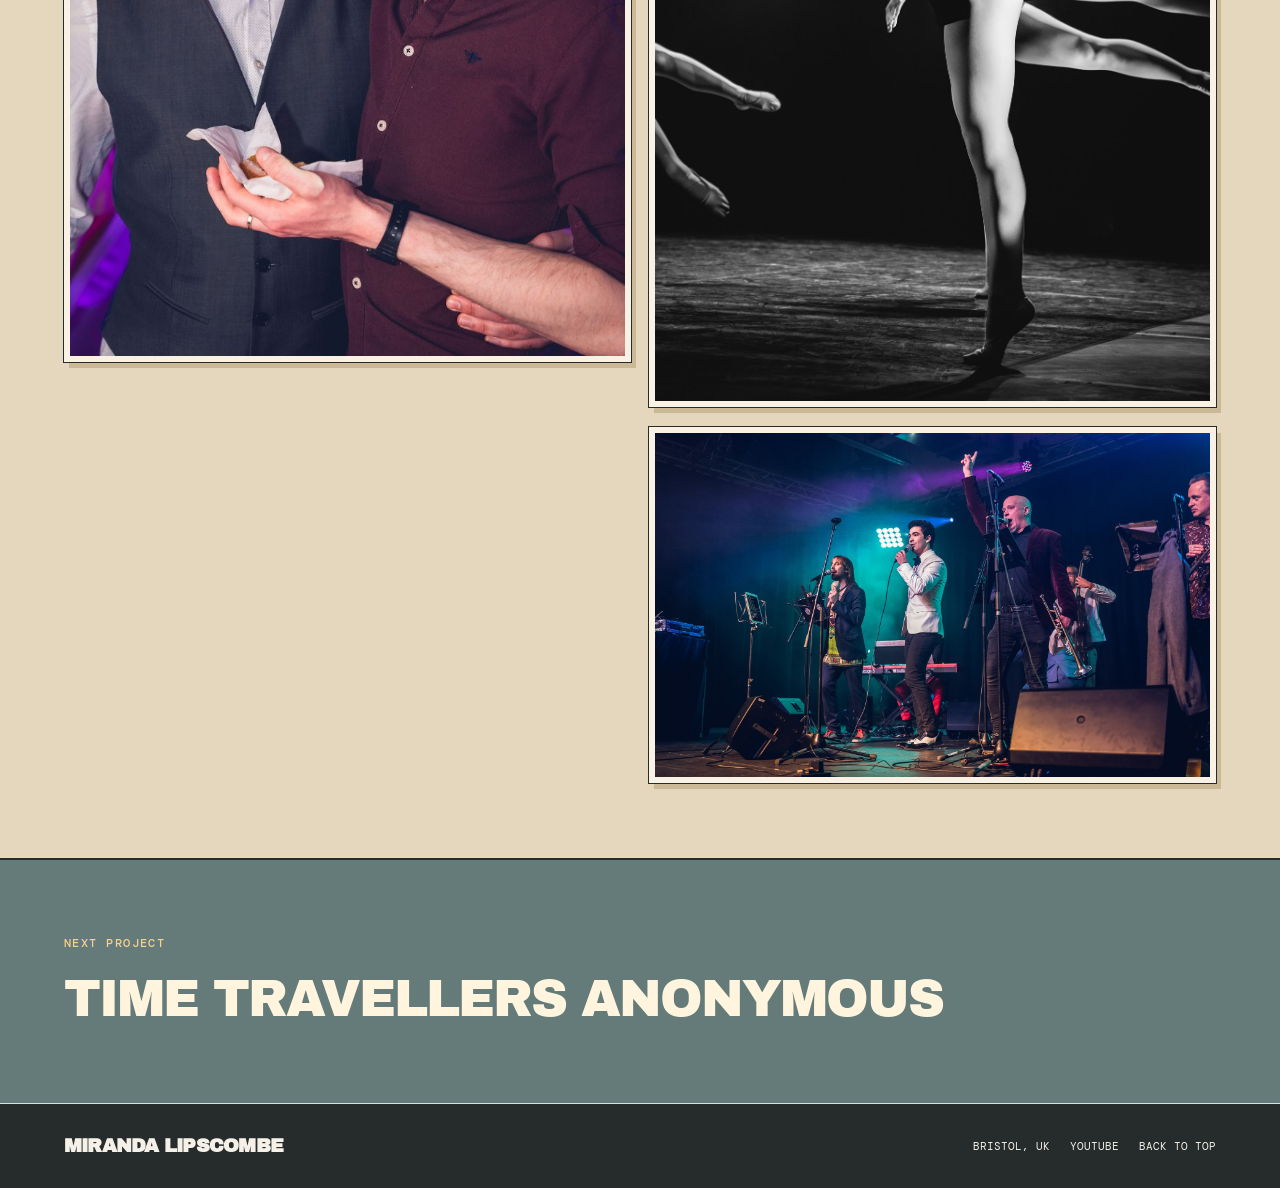
<file: salsa-balls-20232425/index.html>
<!doctype html><html lang="en"><head><meta charset="utf-8"><meta name="viewport" content="width=device-width,initial-scale=1"><title>University of Bristol Salsa Ball | Miranda Lipscombe</title><meta name="description" content="Film, photography and creative projects by Bristol-based videographer and photographer Miranda Lipscombe."><link rel="icon" href="../favicon.svg" type="image/svg+xml"><link rel="stylesheet" href="../style.css"><link rel="stylesheet" href="../retro-pages.css"></head><body id="top"><header><a class="brand" href="../">Miranda Lipscombe<span>Film & photography</span></a><nav aria-label="Main navigation"><a href="../#work">Work</a><a href="../#about">About</a><a href="../#contact">Contact</a></nav></header><main><section class="project-intro section"><a class="back" href="../#work">All work</a><p class="eyebrow">Event photography <span>/</span> 2023–2026</p><h1>University of Bristol Salsa Ball</h1><p class="project-description">I have photographed the University of Bristol Salsa Ball every year since March 2023. Low light, fast movement and ever-changing scenes make it a brilliant creative challenge.</p></section><section class="project-content section"><div class="gallery"><button class="gallery-item" data-image="../assets/salsa-balls-20232425-0.jpg" aria-label="Enlarge photograph 1"><img src="../assets/salsa-balls-20232425-0.jpg" alt="University of Bristol Salsa Ball — photograph 1" loading="lazy"></button><button class="gallery-item" data-image="../assets/salsa-balls-20232425-1.jpg" aria-label="Enlarge photograph 2"><img src="../assets/salsa-balls-20232425-1.jpg" alt="University of Bristol Salsa Ball — photograph 2" loading="lazy"></button><button class="gallery-item" data-image="../assets/salsa-balls-20232425-2.jpg" aria-label="Enlarge photograph 3"><img src="../assets/salsa-balls-20232425-2.jpg" alt="University of Bristol Salsa Ball — photograph 3" loading="lazy"></button><button class="gallery-item" data-image="../assets/salsa-balls-20232425-3.jpg" aria-label="Enlarge photograph 4"><img src="../assets/salsa-balls-20232425-3.jpg" alt="University of Bristol Salsa Ball — photograph 4" loading="lazy"></button><button class="gallery-item" data-image="../assets/salsa-balls-20232425-4.jpg" aria-label="Enlarge photograph 5"><img src="../assets/salsa-balls-20232425-4.jpg" alt="University of Bristol Salsa Ball — photograph 5" loading="lazy"></button><button class="gallery-item" data-image="../assets/salsa-balls-20232425-5.jpg" aria-label="Enlarge photograph 6"><img src="../assets/salsa-balls-20232425-5.jpg" alt="University of Bristol Salsa Ball — photograph 6" loading="lazy"></button><button class="gallery-item" data-image="../assets/salsa-balls-20232425-6.jpg" aria-label="Enlarge photograph 7"><img src="../assets/salsa-balls-20232425-6.jpg" alt="University of Bristol Salsa Ball — photograph 7" loading="lazy"></button><button class="gallery-item" data-image="../assets/salsa-balls-20232425-7.jpg" aria-label="Enlarge photograph 8"><img src="../assets/salsa-balls-20232425-7.jpg" alt="University of Bristol Salsa Ball — photograph 8" loading="lazy"></button><button class="gallery-item" data-image="../assets/salsa-balls-20232425-8.jpg" aria-label="Enlarge photograph 9"><img src="../assets/salsa-balls-20232425-8.jpg" alt="University of Bristol Salsa Ball — photograph 9" loading="lazy"></button><button class="gallery-item" data-image="../assets/salsa-balls-20232425-9.jpg" aria-label="Enlarge photograph 10"><img src="../assets/salsa-balls-20232425-9.jpg" alt="University of Bristol Salsa Ball — photograph 10" loading="lazy"></button><button class="gallery-item" data-image="../assets/salsa-balls-20232425-10.jpg" aria-label="Enlarge photograph 11"><img src="../assets/salsa-balls-20232425-10.jpg" alt="University of Bristol Salsa Ball — photograph 11" loading="lazy"></button><button class="gallery-item" data-image="../assets/salsa-balls-20232425-11.jpg" aria-label="Enlarge photograph 12"><img src="../assets/salsa-balls-20232425-11.jpg" alt="University of Bristol Salsa Ball — photograph 12" loading="lazy"></button><button class="gallery-item" data-image="../assets/salsa-balls-20232425-12.jpg" aria-label="Enlarge photograph 13"><img src="../assets/salsa-balls-20232425-12.jpg" alt="University of Bristol Salsa Ball — photograph 13" loading="lazy"></button><button class="gallery-item" data-image="../assets/salsa-balls-20232425-13.jpg" aria-label="Enlarge photograph 14"><img src="../assets/salsa-balls-20232425-13.jpg" alt="University of Bristol Salsa Ball — photograph 14" loading="lazy"></button><button class="gallery-item" data-image="../assets/salsa-balls-20232425-14.jpg" aria-label="Enlarge photograph 15"><img src="../assets/salsa-balls-20232425-14.jpg" alt="University of Bristol Salsa Ball — photograph 15" loading="lazy"></button><button class="gallery-item" data-image="../assets/salsa-balls-20232425-15.jpg" aria-label="Enlarge photograph 16"><img src="../assets/salsa-balls-20232425-15.jpg" alt="University of Bristol Salsa Ball — photograph 16" loading="lazy"></button><button class="gallery-item" data-image="../assets/salsa-balls-20232425-16.jpg" aria-label="Enlarge photograph 17"><img src="../assets/salsa-balls-20232425-16.jpg" alt="University of Bristol Salsa Ball — photograph 17" loading="lazy"></button><button class="gallery-item" data-image="../assets/salsa-balls-20232425-17.jpg" aria-label="Enlarge photograph 18"><img src="../assets/salsa-balls-20232425-17.jpg" alt="University of Bristol Salsa Ball — photograph 18" loading="lazy"></button></div><dialog id="lightbox"><button class="close" aria-label="Close photograph">×</button><img alt="Enlarged project photograph"></dialog></section><section class="next-project section"><p class="eyebrow">Next project</p><a href="../time-travellers-anonymous-gigs/">Time Travellers Anonymous</a></section></main><footer><a class="brand" href="../">Miranda Lipscombe</a><span>Bristol, UK</span><a href="https://www.youtube.com/@mirandalipscombe2201" target="_blank" rel="noopener">YouTube</a><a href="#top">Back to top</a></footer><script src="../site.js"></script></body></html>
</file>
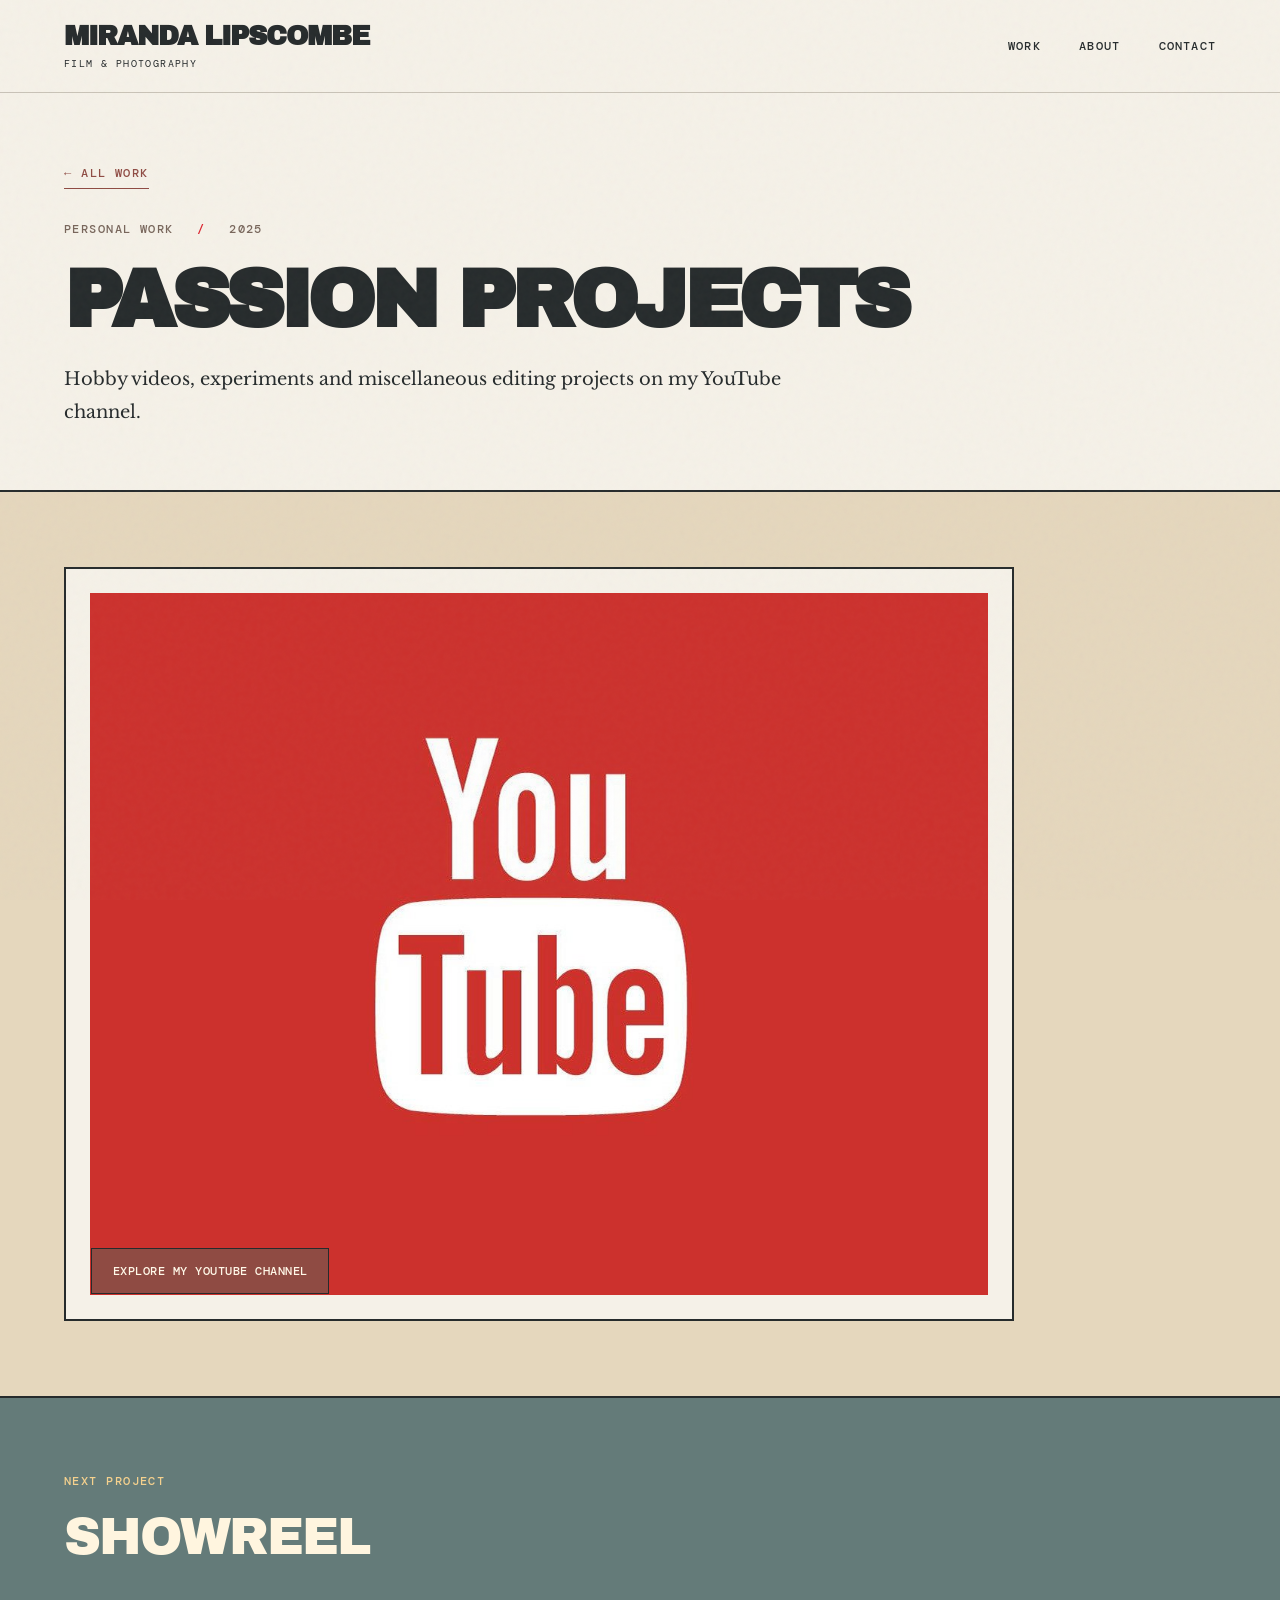
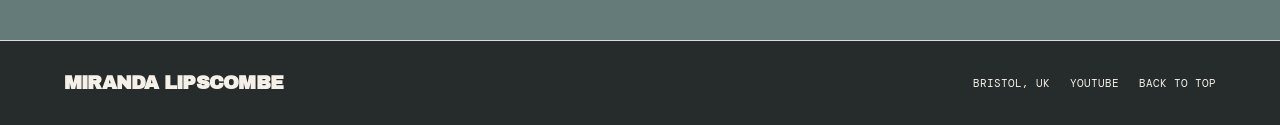
<file: social-media/index.html>
<!doctype html><html lang="en"><head><meta charset="utf-8"><meta name="viewport" content="width=device-width,initial-scale=1"><title>Passion projects | Miranda Lipscombe</title><meta name="description" content="Film, photography and creative projects by Bristol-based videographer and photographer Miranda Lipscombe."><link rel="icon" href="../favicon.svg" type="image/svg+xml"><link rel="stylesheet" href="../style.css"><link rel="stylesheet" href="../retro-pages.css"></head><body id="top"><header><a class="brand" href="../">Miranda Lipscombe<span>Film & photography</span></a><nav aria-label="Main navigation"><a href="../#work">Work</a><a href="../#about">About</a><a href="../#contact">Contact</a></nav></header><main><section class="project-intro section"><a class="back" href="../#work">All work</a><p class="eyebrow">Personal work <span>/</span> 2025</p><h1>Passion projects</h1><p class="project-description">Hobby videos, experiments and miscellaneous editing projects on my YouTube channel.</p></section><section class="project-content section"><a class="passion-preview" href="https://www.youtube.com/@mirandalipscombe2201" target="_blank" rel="noopener"><img src="../assets/home-5.jpg" alt="Personal video project"><span class="button">Explore my YouTube channel</span></a></section><section class="next-project section"><p class="eyebrow">Next project</p><a href="../k/">Showreel</a></section></main><footer><a class="brand" href="../">Miranda Lipscombe</a><span>Bristol, UK</span><a href="https://www.youtube.com/@mirandalipscombe2201" target="_blank" rel="noopener">YouTube</a><a href="#top">Back to top</a></footer><script src="../site.js"></script></body></html>
</file>
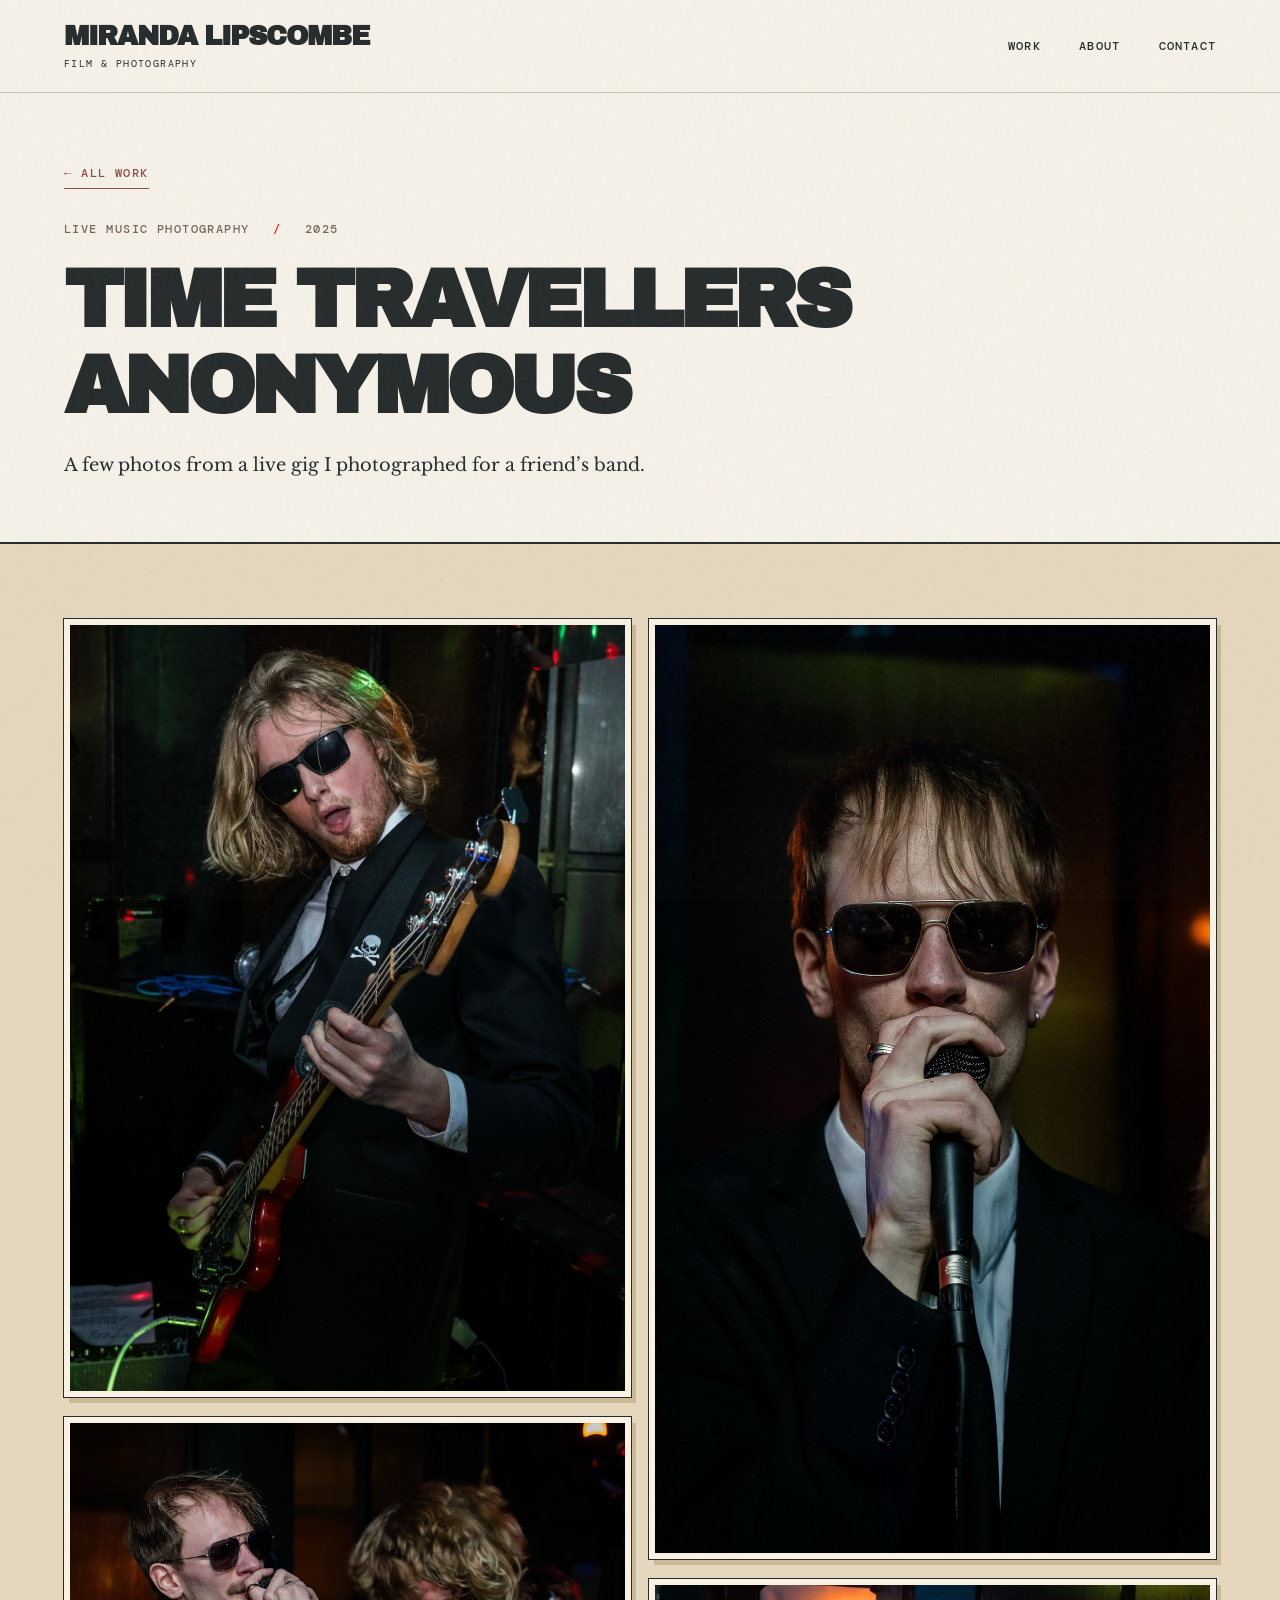
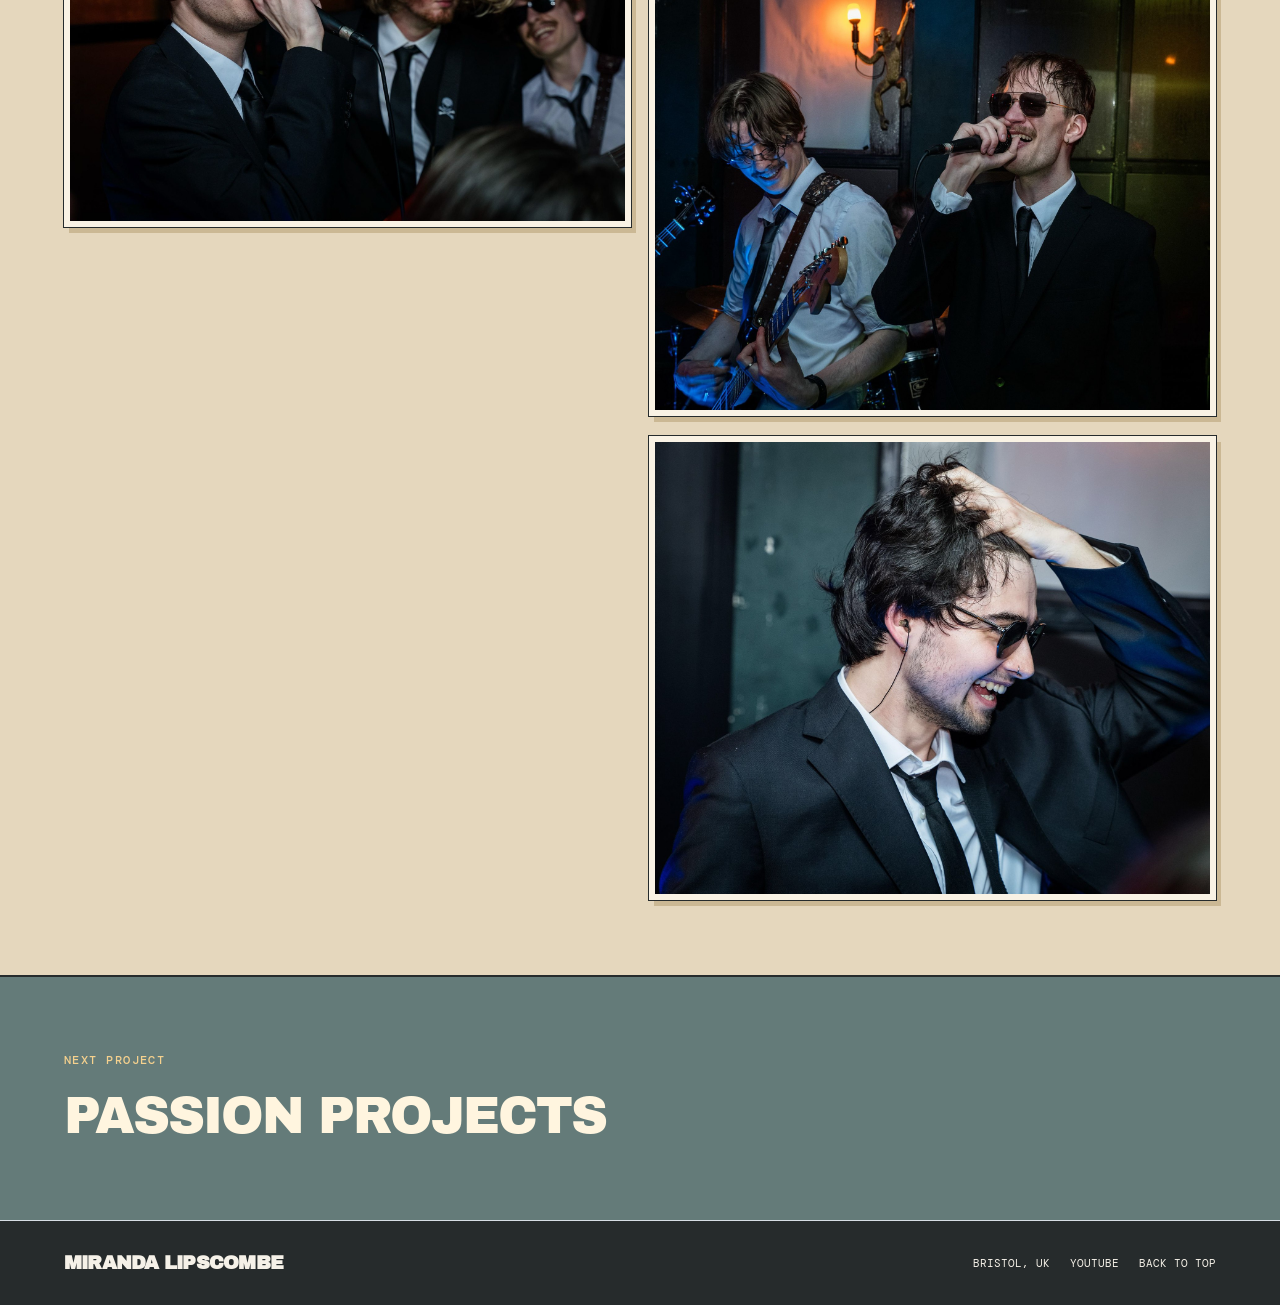
<file: time-travellers-anonymous-gigs/index.html>
<!doctype html><html lang="en"><head><meta charset="utf-8"><meta name="viewport" content="width=device-width,initial-scale=1"><title>Time Travellers Anonymous | Miranda Lipscombe</title><meta name="description" content="Film, photography and creative projects by Bristol-based videographer and photographer Miranda Lipscombe."><link rel="icon" href="../favicon.svg" type="image/svg+xml"><link rel="stylesheet" href="../style.css"><link rel="stylesheet" href="../retro-pages.css"></head><body id="top"><header><a class="brand" href="../">Miranda Lipscombe<span>Film & photography</span></a><nav aria-label="Main navigation"><a href="../#work">Work</a><a href="../#about">About</a><a href="../#contact">Contact</a></nav></header><main><section class="project-intro section"><a class="back" href="../#work">All work</a><p class="eyebrow">Live music photography <span>/</span> 2025</p><h1>Time Travellers Anonymous</h1><p class="project-description">A few photos from a live gig I photographed for a friend’s band.</p></section><section class="project-content section"><div class="gallery"><button class="gallery-item" data-image="../assets/time-travellers-anonymous-gigs-0.jpg" aria-label="Enlarge photograph 1"><img src="../assets/time-travellers-anonymous-gigs-0.jpg" alt="Time Travellers Anonymous — photograph 1" loading="lazy"></button><button class="gallery-item" data-image="../assets/time-travellers-anonymous-gigs-1.jpg" aria-label="Enlarge photograph 2"><img src="../assets/time-travellers-anonymous-gigs-1.jpg" alt="Time Travellers Anonymous — photograph 2" loading="lazy"></button><button class="gallery-item" data-image="../assets/time-travellers-anonymous-gigs-2.jpg" aria-label="Enlarge photograph 3"><img src="../assets/time-travellers-anonymous-gigs-2.jpg" alt="Time Travellers Anonymous — photograph 3" loading="lazy"></button><button class="gallery-item" data-image="../assets/time-travellers-anonymous-gigs-3.jpg" aria-label="Enlarge photograph 4"><img src="../assets/time-travellers-anonymous-gigs-3.jpg" alt="Time Travellers Anonymous — photograph 4" loading="lazy"></button><button class="gallery-item" data-image="../assets/time-travellers-anonymous-gigs-4.jpg" aria-label="Enlarge photograph 5"><img src="../assets/time-travellers-anonymous-gigs-4.jpg" alt="Time Travellers Anonymous — photograph 5" loading="lazy"></button></div><dialog id="lightbox"><button class="close" aria-label="Close photograph">×</button><img alt="Enlarged project photograph"></dialog></section><section class="next-project section"><p class="eyebrow">Next project</p><a href="../social-media/">Passion projects</a></section></main><footer><a class="brand" href="../">Miranda Lipscombe</a><span>Bristol, UK</span><a href="https://www.youtube.com/@mirandalipscombe2201" target="_blank" rel="noopener">YouTube</a><a href="#top">Back to top</a></footer><script src="../site.js"></script></body></html>
</file>
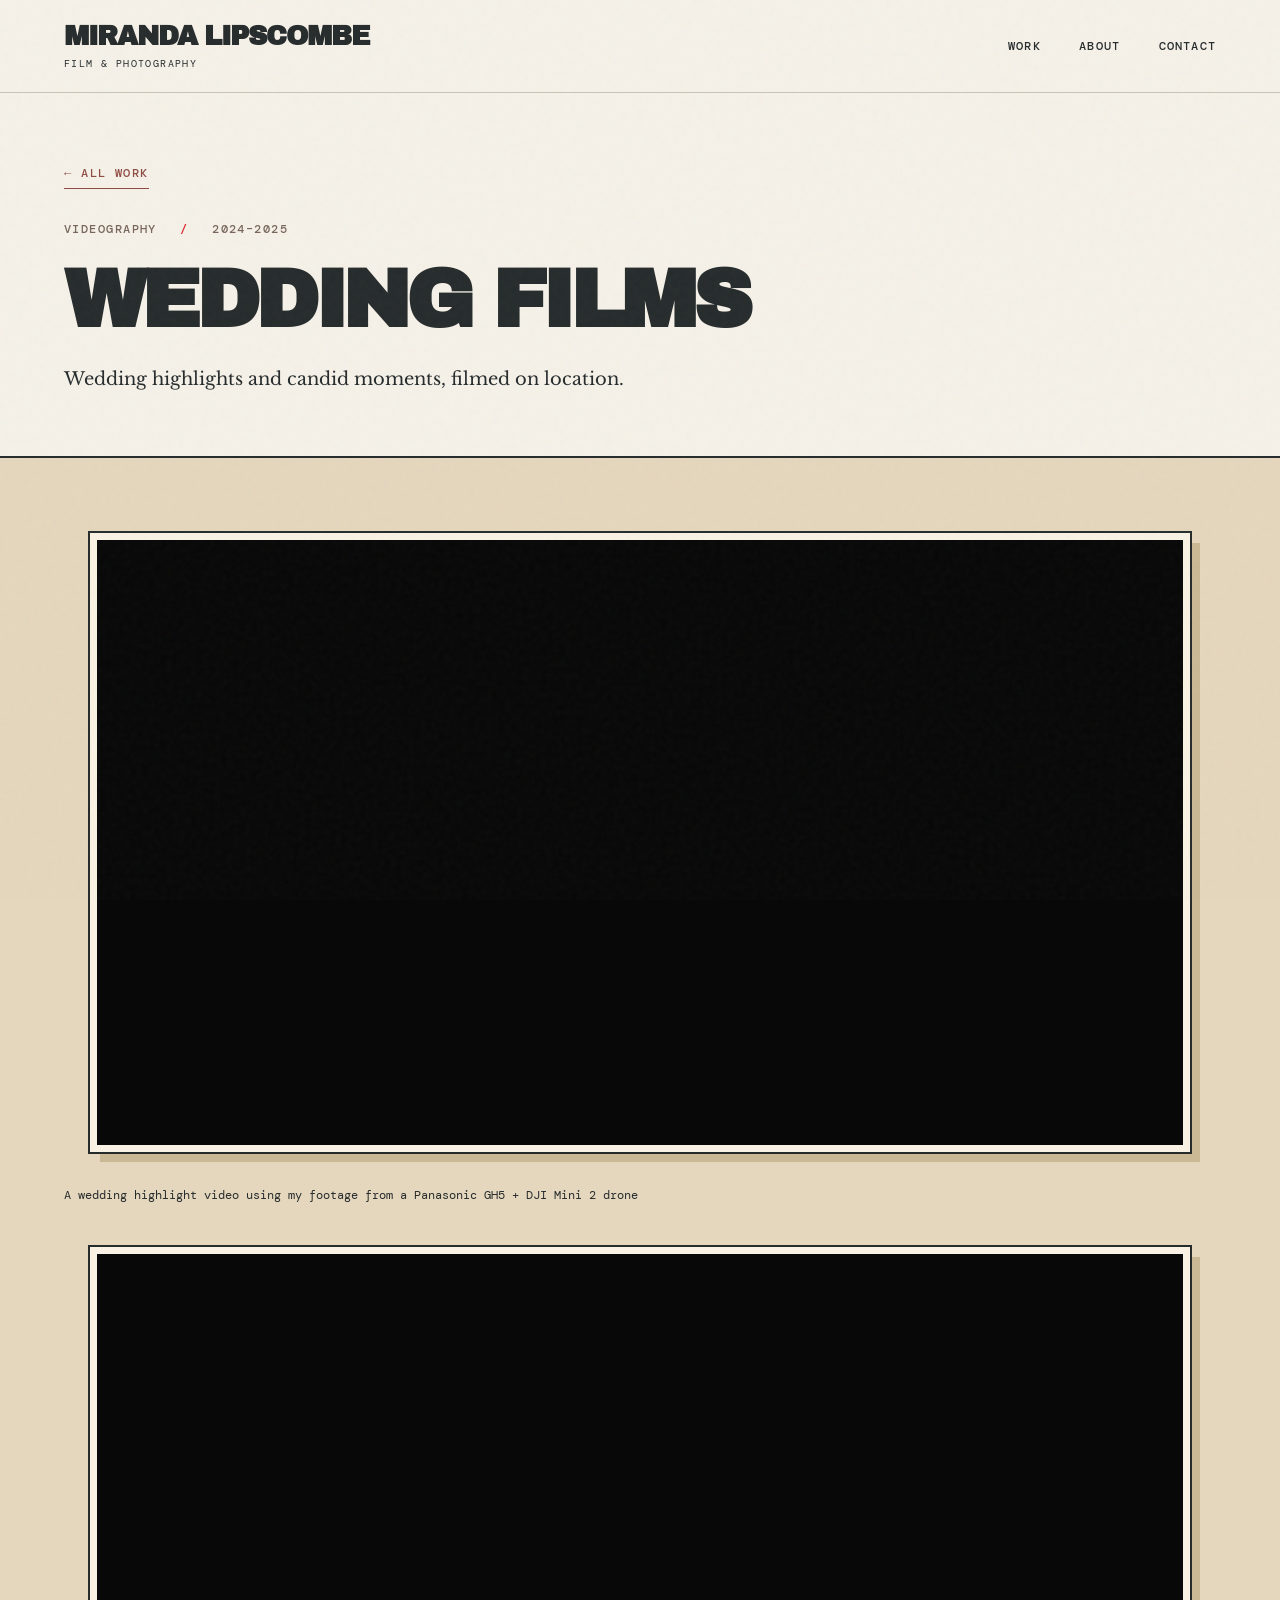
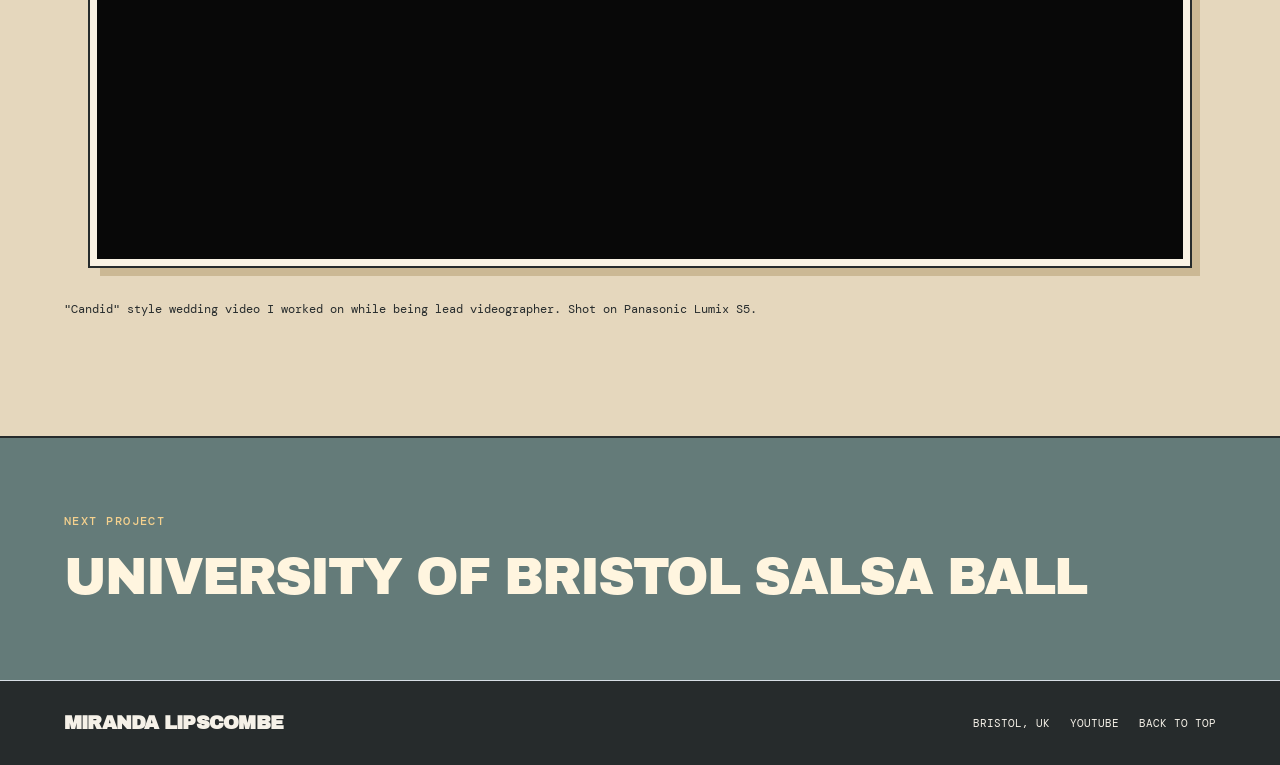
<file: weddings/index.html>
<!doctype html><html lang="en"><head><meta charset="utf-8"><meta name="viewport" content="width=device-width,initial-scale=1"><title>Wedding films | Miranda Lipscombe</title><meta name="description" content="Film, photography and creative projects by Bristol-based videographer and photographer Miranda Lipscombe."><link rel="icon" href="../favicon.svg" type="image/svg+xml"><link rel="stylesheet" href="../style.css"><link rel="stylesheet" href="../retro-pages.css"></head><body id="top"><header><a class="brand" href="../">Miranda Lipscombe<span>Film & photography</span></a><nav aria-label="Main navigation"><a href="../#work">Work</a><a href="../#about">About</a><a href="../#contact">Contact</a></nav></header><main><section class="project-intro section"><a class="back" href="../#work">All work</a><p class="eyebrow">Videography <span>/</span> 2024–2025</p><h1>Wedding films</h1><p class="project-description">Wedding highlights and candid moments, filmed on location.</p></section><section class="project-content section"><div class="film"><iframe src="https://www.youtube.com/embed/0eckRneQ3Bo?si=gX4JIBAgxwIyGgsq" title="Wedding films — Film 1" loading="lazy" allow="autoplay; fullscreen; picture-in-picture" allowfullscreen></iframe></div><p class="film-caption">A wedding highlight video using my footage from a Panasonic GH5 + DJI Mini 2 drone</p><div class="film"><iframe src="https://www.youtube.com/embed/FTfVROOwQQA?si=Yyt72howe-Qfoh75" title="Wedding films — Film 2" loading="lazy" allow="autoplay; fullscreen; picture-in-picture" allowfullscreen></iframe></div><p class="film-caption">&quot;Candid&quot; style wedding video I worked on while being lead videographer. Shot on Panasonic Lumix S5.</p></section><section class="next-project section"><p class="eyebrow">Next project</p><a href="../salsa-balls-20232425/">University of Bristol Salsa Ball</a></section></main><footer><a class="brand" href="../">Miranda Lipscombe</a><span>Bristol, UK</span><a href="https://www.youtube.com/@mirandalipscombe2201" target="_blank" rel="noopener">YouTube</a><a href="#top">Back to top</a></footer><script src="../site.js"></script></body></html>
</file>
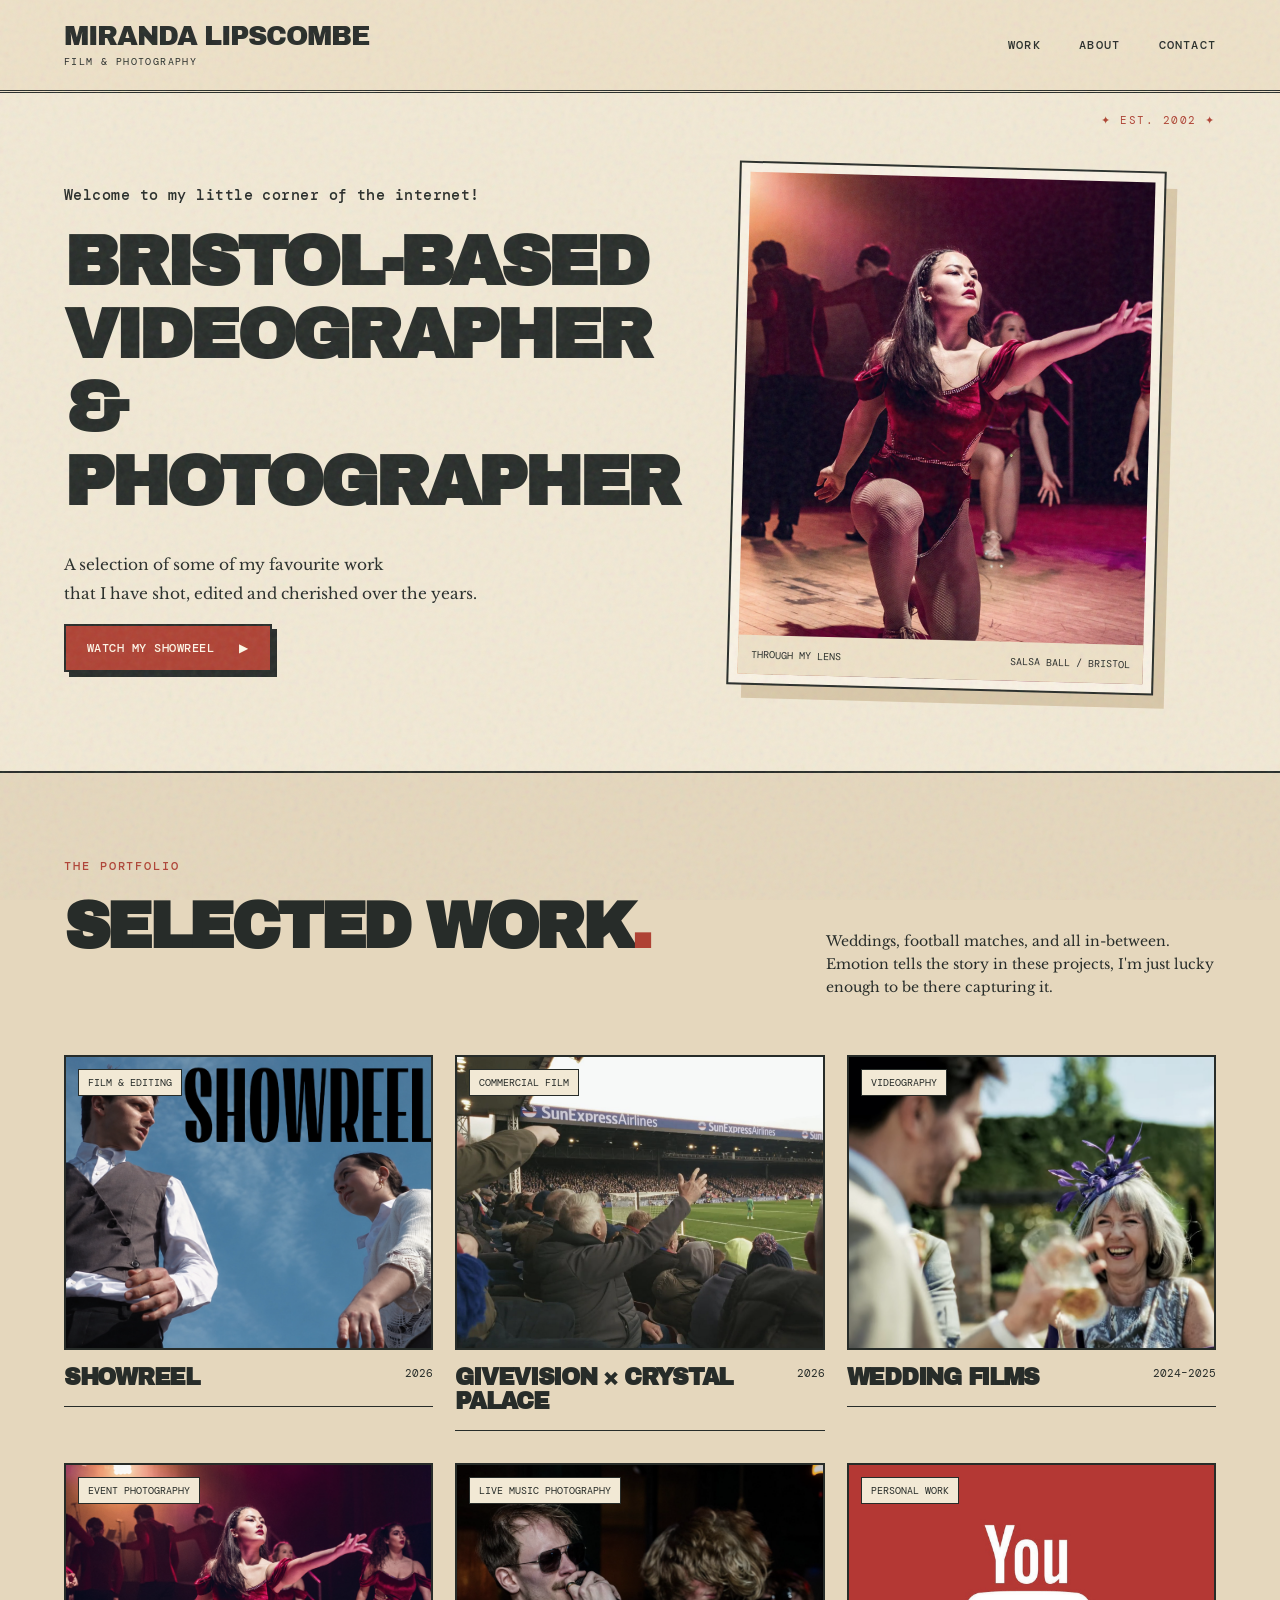
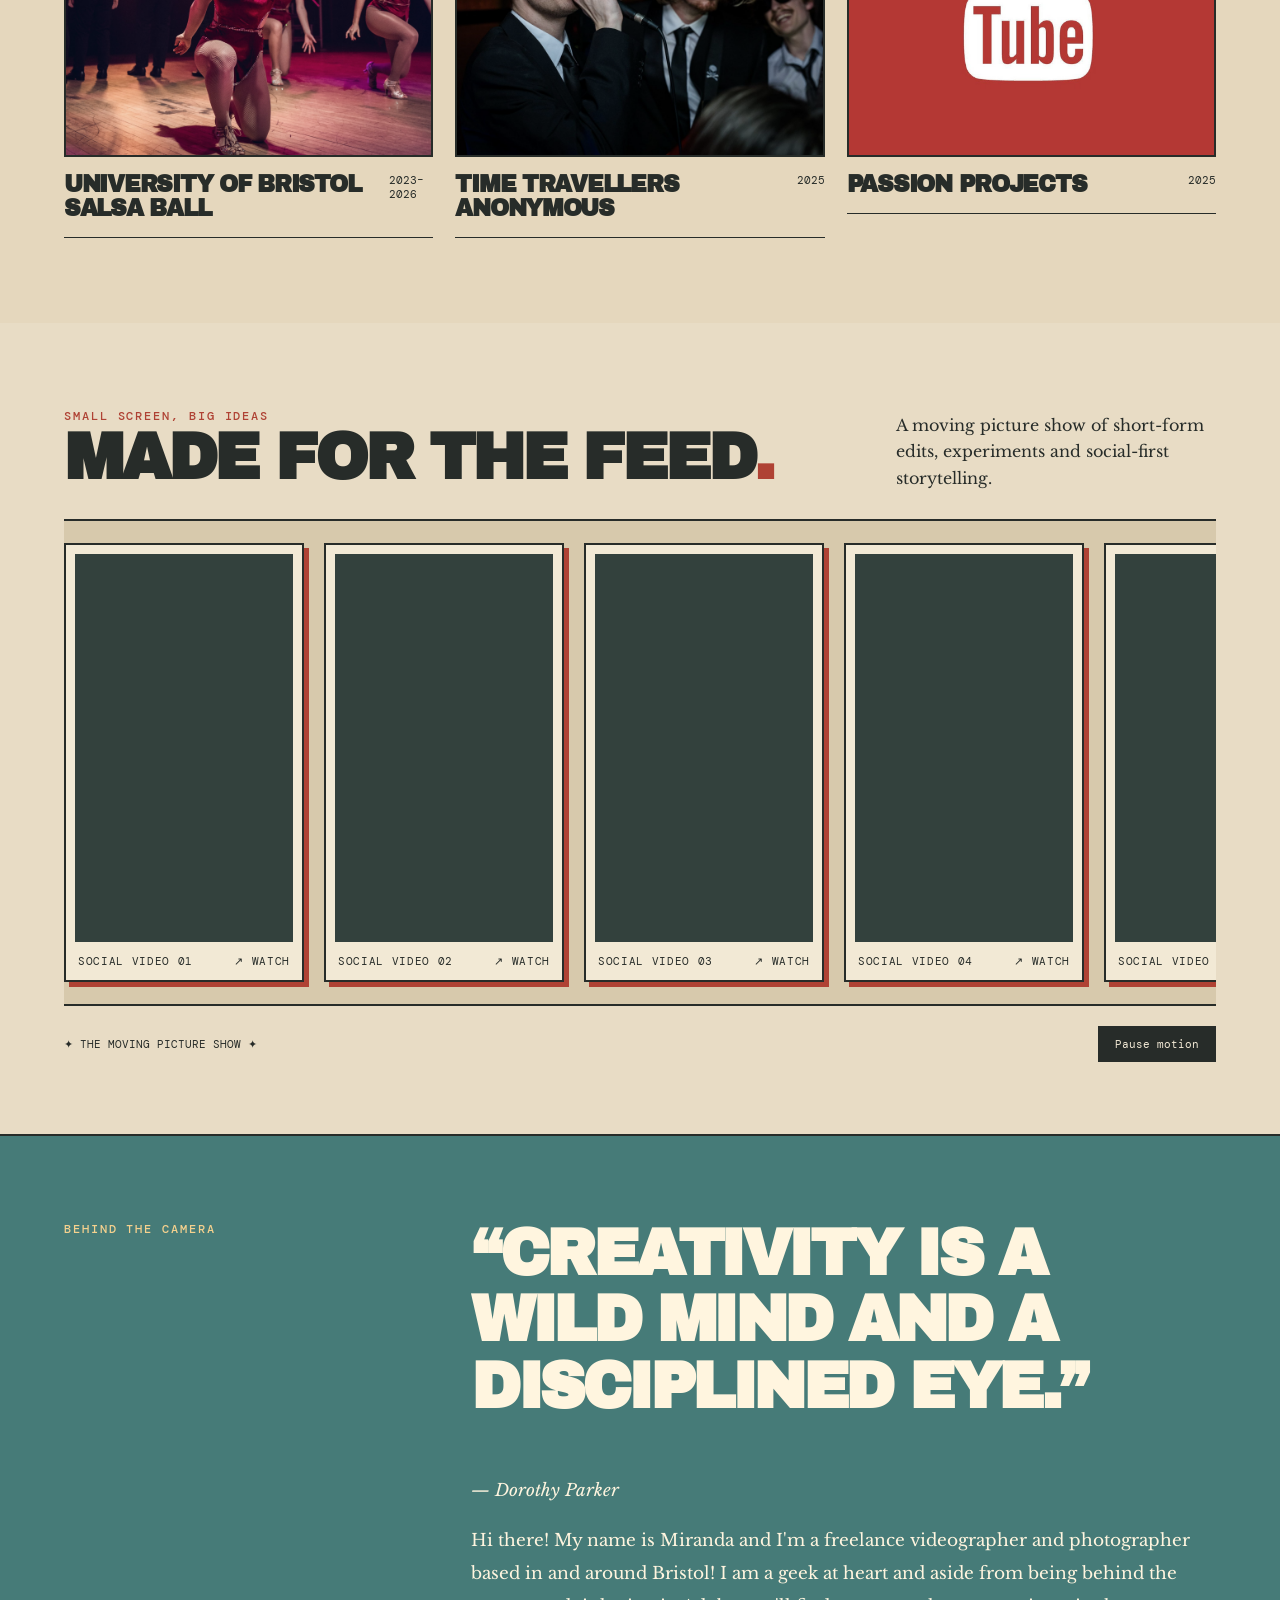
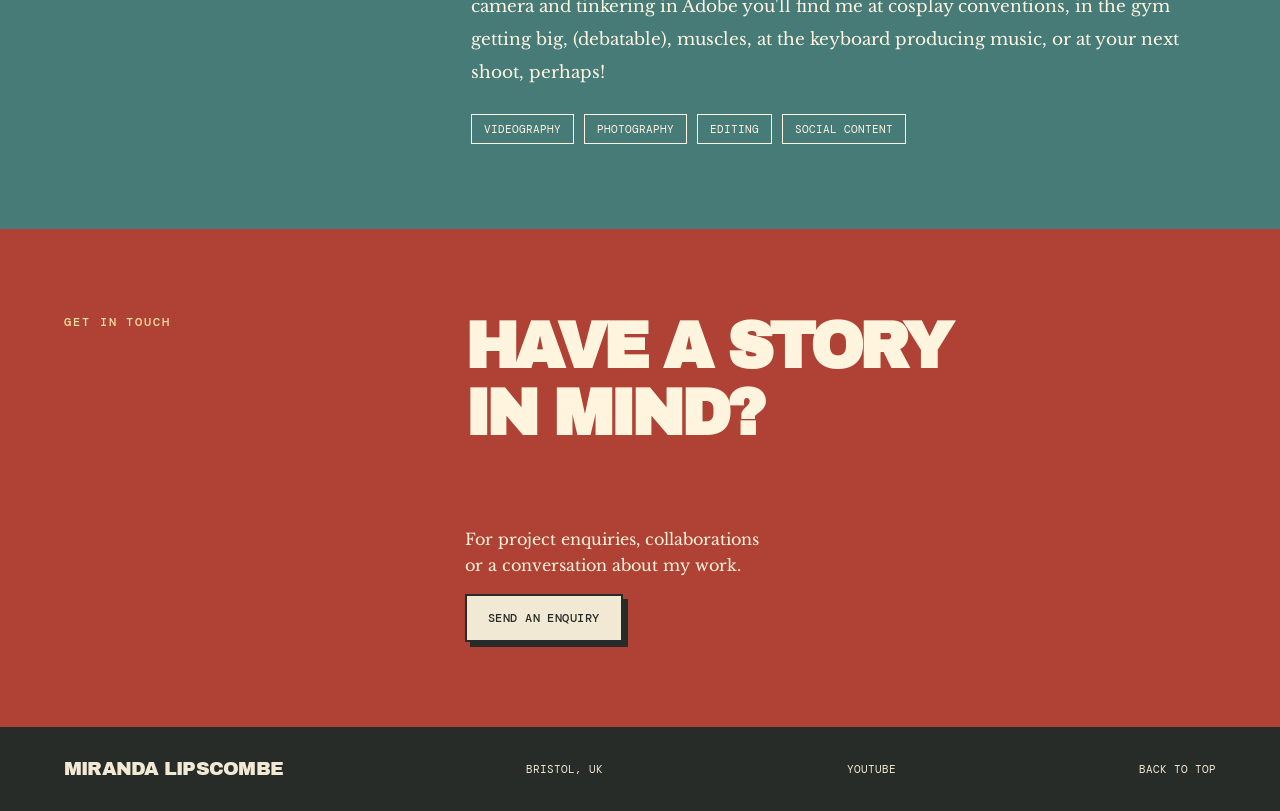
<file: index (3).html>
<!doctype html><html lang="en"><head><meta charset="utf-8"><meta name="viewport" content="width=device-width,initial-scale=1"><title>Film &amp; Photography | Miranda Lipscombe</title><meta name="description" content="Film, photography and creative projects by Bristol-based videographer and photographer Miranda Lipscombe."><link rel="icon" href="./favicon.svg" type="image/svg+xml"><style>
@import url('https://fonts.googleapis.com/css2?family=Archivo+Black&family=DM+Mono:wght@400;500&family=Libre+Baskerville:ital,wght@0,400;0,700;1,400&display=swap');
:root{--paper:#f2e9d5;--ink:#272c29;--red:#af4234;--teal:#467b78;--gold:#c49a50}*{box-sizing:border-box}html{scroll-behavior:smooth}body{margin:0;background:var(--paper);color:var(--ink);font-family:'Libre Baskerville',Georgia,serif;line-height:1.65}body:after{content:"";position:fixed;inset:0;pointer-events:none;z-index:20;opacity:.18;background-image:url("data:image/svg+xml,%3Csvg viewBox='0 0 180 180' xmlns='http://www.w3.org/2000/svg'%3E%3Cfilter id='n'%3E%3CfeTurbulence type='fractalNoise' baseFrequency='.83' numOctaves='3' stitchTiles='stitch'/%3E%3C/filter%3E%3Crect width='100%25' height='100%25' filter='url(%23n)' opacity='.5'/%3E%3C/svg%3E")}a{color:inherit;text-decoration:none}img{display:block;width:100%;height:100%;object-fit:cover}header{display:flex;align-items:center;justify-content:space-between;gap:20px;padding:22px 5%;border-bottom:3px double var(--ink);background:#eee1c8}.brand{font-family:'Archivo Black',Impact,sans-serif;text-transform:uppercase;letter-spacing:-.04em;font-size:clamp(19px,2.1vw,29px);line-height:1.05}.brand span{display:block;font-family:'DM Mono',monospace;font-size:10px;letter-spacing:.14em;margin-top:7px}nav{display:flex;gap:clamp(12px,3vw,40px);font:500 12px 'DM Mono',monospace;text-transform:uppercase;letter-spacing:.1em}nav a:hover,footer a:hover{color:var(--red)}.hero{padding:65px 5% 72px;display:grid;grid-template-columns:1.12fr .88fr;gap:5%;align-items:center;min-height:680px;border-bottom:2px solid var(--ink);position:relative}.hero:before{content:'✦  EST. 2002  ✦';position:absolute;right:5%;top:20px;font:11px 'DM Mono',monospace;letter-spacing:.14em;color:var(--red)}.eyebrow{font:500 12px 'DM Mono',monospace;text-transform:uppercase;letter-spacing:.16em;color:var(--red);margin:0 0 20px}.welcome{font-size:clamp(12px,1.2vw,15px);text-transform:none;letter-spacing:.03em;color:var(--ink)}h1,h2,h3,p{margin-top:0}h1,h2,h3{font-family:'Archivo Black',Impact,sans-serif;text-transform:uppercase;line-height:1.04;letter-spacing:-.055em}h1{font-size:clamp(39px,5.5vw,90px);margin-bottom:32px;color:var(--ink)}h1 em{font-style:normal;color:var(--ink)}.hero-bottom p{font-size:clamp(13px,1.2vw,16px);line-height:1.9;max-width:530px}.button{display:inline-flex;align-items:center;gap:25px;padding:14px 21px;background:var(--red);border:2px solid var(--ink);box-shadow:5px 5px 0 var(--ink);color:#fff8e8;font:500 12px 'DM Mono',monospace;text-transform:uppercase;letter-spacing:.04em;transition:transform .2s,box-shadow .2s}.button:hover{transform:translate(3px,3px);box-shadow:2px 2px 0 var(--ink)}.hero-image{height:520px;position:relative;border:9px solid #f9f2e4;outline:2px solid var(--ink);transform:rotate(1.5deg);box-shadow:13px 15px 0 #d9c8a9}.hero-image img{filter:saturate(.76) contrast(1.07)}.hero-caption{position:absolute;bottom:0;left:0;right:0;display:flex;justify-content:space-between;gap:10px;background:#eee1c8;color:var(--ink);padding:13px;font:10px 'DM Mono',monospace;text-transform:uppercase}.section{padding:85px 5%}.section-heading{display:flex;justify-content:space-between;gap:35px;align-items:end;margin-bottom:42px}.section-heading p:last-child{max-width:390px;font-size:14px}.section h2{font-size:clamp(36px,5vw,70px)}.accent{color:var(--red)}.work{background:#e5d7bd}.project-grid{display:grid;grid-template-columns:repeat(3,1fr);gap:32px 22px}.project-card{min-width:0}.image-wrap{height:clamp(180px,23vw,300px);position:relative;overflow:hidden;border:2px solid var(--ink);background:var(--teal)}.image-wrap img{transition:transform .4s;filter:saturate(.8)}.project-card:hover img{transform:scale(1.045)}.project-tag{position:absolute;top:12px;left:12px;background:var(--paper);border:1px solid var(--ink);padding:6px 9px;font:10px 'DM Mono',monospace;text-transform:uppercase}.card-caption{display:flex;justify-content:space-between;gap:12px;padding:16px 0;border-bottom:1px solid var(--ink)}.card-caption h3{font-size:clamp(16px,1.8vw,24px);margin:0}.card-caption span{font:11px 'DM Mono',monospace}.about{display:grid;grid-template-columns:1fr 2fr;gap:35px;background:var(--teal);color:#fff5df}.about .eyebrow{color:#f5d18e}.about h2{max-width:800px}.about p:not(.eyebrow){max-width:720px;font-size:17px;line-height:1.95}.disciplines{display:flex;flex-wrap:wrap;gap:10px;margin-top:25px}.disciplines span{padding:7px 12px;border:1px solid #fff5df;font:11px 'DM Mono',monospace;text-transform:uppercase}.contact{background:var(--red);color:#fff5df;display:grid;grid-template-columns:1fr 2fr;gap:25px}.contact .eyebrow{color:#ffe1a5}.contact h2{grid-column:2}.contact>div{grid-column:2}.contact .button.light{background:var(--paper);color:var(--ink)}footer{background:var(--ink);color:var(--paper);padding:32px 5%;display:flex;align-items:center;justify-content:space-between;gap:20px;flex-wrap:wrap;font:11px 'DM Mono',monospace;text-transform:uppercase}footer .brand{font-size:19px}@media(max-width:850px){.hero{grid-template-columns:1fr;min-height:0}.hero-image{height:410px;max-width:600px}.project-grid{grid-template-columns:repeat(2,1fr)}.about,.contact{grid-template-columns:1fr}.contact h2,.contact>div{grid-column:1}.section-heading{display:block}.section-heading p:last-child{max-width:580px}}@media(max-width:560px){header{align-items:start;flex-direction:column}nav{gap:25px}.hero{padding-top:65px}.hero-image{height:300px}.project-grid{grid-template-columns:1fr}.section{padding:65px 5%}h1{font-size:clamp(34px,9vw,54px)}.hero-bottom p br{display:none}}


/* Mid-century moving social video showcase */
.feed{overflow:hidden;background:#e8dcc5;border-bottom:2px solid var(--ink);padding-bottom:72px}
.feed-heading{display:flex;justify-content:space-between;gap:24px;align-items:end;margin-bottom:28px}
.feed-heading h2{margin:0;font-family:'Archivo Black',Impact,sans-serif;text-transform:uppercase;line-height:1.05;font-size:clamp(34px,5vw,70px);letter-spacing:-.05em}
.feed-heading p{max-width:320px;margin:0}
.feed-window{overflow:hidden;border-top:2px solid var(--ink);border-bottom:2px solid var(--ink);padding:22px 0;background:#d7c9ac}
.feed-track{display:flex;width:max-content;gap:20px;animation:feed-scroll 30s linear infinite}
.feed-window:hover .feed-track,.feed-window:focus-within .feed-track{animation-play-state:paused}
.feed-card{display:block;width:240px;flex:none;color:var(--ink);text-decoration:none;cursor:pointer;border:2px solid var(--ink);background:var(--paper);padding:9px;box-shadow:5px 5px 0 var(--red)}
.feed-screen{position:relative;aspect-ratio:9/16;background:#262826;overflow:hidden}
.feed-screen img{display:block;width:100%;height:100%;object-fit:cover;filter:saturate(.82) contrast(1.06)}
.feed-play{position:absolute;top:50%;left:50%;transform:translate(-50%,-50%);display:grid;place-items:center;width:60px;height:60px;background:var(--paper);border:2px solid var(--ink);border-radius:50%;font-size:23px}
.feed-card:hover .feed-play{background:var(--red);color:white}
.feed-card .feed-label{display:flex;justify-content:space-between;gap:8px;font:11px 'DM Mono',monospace;text-transform:uppercase;letter-spacing:.06em;padding:12px 3px 3px}
.feed-actions{display:flex;justify-content:space-between;align-items:center;gap:12px;margin-top:20px;font:11px 'DM Mono',monospace;text-transform:uppercase}
.feed-actions button{background:var(--ink);color:var(--paper);border:0;padding:11px 17px;font:inherit;cursor:pointer}
@keyframes feed-scroll{to{transform:translateX(-50%)}}
.feed-dialog{border:3px solid var(--ink);background:var(--paper);padding:15px;max-width:min(440px,94vw);width:100%;box-shadow:9px 9px 0 var(--red)}
.feed-dialog::backdrop{background:rgba(0,0,0,.8)}
.feed-dialog iframe{display:block;width:min(320px,80vw);aspect-ratio:9/16;height:auto;border:0;margin:auto;background:#111}
.feed-close{display:block;margin:0 0 12px auto;background:var(--ink);color:white;border:0;padding:8px 12px;cursor:pointer}
@media(max-width:650px){.feed-heading{display:block}.feed-heading p{margin-top:12px}.feed-card{width:190px}.feed-track{gap:14px;animation-duration:25s}}
@media(prefers-reduced-motion:reduce){.feed-track{animation:none}.feed-window{overflow-x:auto}}
.quote-attribution { margin-top: .45rem; font-style: italic; font-size: 1rem; }

/* Live moving video reels */
.feed-track{gap:0;animation-duration:72s}
.feed-group{display:flex;flex:none;gap:20px;padding-right:20px}
.feed-screen iframe{position:absolute;inset:0;width:100%;height:100%;border:0;pointer-events:none;background:transparent;z-index:2}
.feed-poster{position:absolute;inset:0;background-color:#33413d;background-position:center;background-size:cover;display:grid;place-items:center;color:#fff5df;font:20px 'DM Mono',monospace;letter-spacing:.1em}
.feed-card{position:relative}
.feed-card:focus-visible{outline:4px solid var(--red);outline-offset:4px}
.feed-track.paused{animation-play-state:paused}
@media(max-width:650px){.feed-group{gap:14px;padding-right:14px}.feed-track{animation-duration:65s}}
</style></head><body id="top"><header><a class="brand" href="./">Miranda Lipscombe<span>Film & photography</span></a><nav aria-label="Main navigation"><a href="./#work">Work</a><a href="./#about">About</a><a href="./#contact">Contact</a></nav></header><main><section class="hero"><div class="hero-copy"><p class="eyebrow welcome">Welcome to my little corner of the internet!</p><h1>Bristol-based<br><em>videographer &amp;<br>photographer</em></h1><div class="hero-bottom"><p>A selection of some of my favourite work<br>that I have shot, edited and cherished over the years.</p><a class="button" href="./k/">Watch my showreel <span class="play" aria-hidden="true">▶</span></a></div></div><a class="hero-image" href="./salsa-balls-20232425/"><img src="./assets/home-3.jpg" alt="Dancers at the University of Bristol Salsa Ball"><div class="hero-caption"><span>Through my lens</span><span>Salsa Ball / Bristol</span></div></a></section><section id="work" class="work section"><div class="section-heading"><div><p class="eyebrow">The portfolio</p><h2>Selected work<span class="accent">.</span></h2></div><p>Weddings, football matches, and all in-between. Emotion tells the story in these projects, I'm just lucky enough to be there capturing it.</p></div><div class="project-grid"><a class="project-card" href="./k/"><div class="image-wrap"><img src="./assets/home-0.jpg" alt="Showreel" loading="lazy"><span class="project-tag">Film &amp; editing</span></div><div class="card-caption"><h3>Showreel</h3><span>2026</span></div></a><a class="project-card" href="./give-vision-crystal-palace-shoot/"><div class="image-wrap"><img src="./assets/home-1.jpg" alt="GiveVision × Crystal Palace" loading="lazy"><span class="project-tag">Commercial film</span></div><div class="card-caption"><h3>GiveVision × Crystal Palace</h3><span>2026</span></div></a><a class="project-card" href="./weddings/"><div class="image-wrap"><img src="./assets/home-2.jpg" alt="Wedding films" loading="lazy"><span class="project-tag">Videography</span></div><div class="card-caption"><h3>Wedding films</h3><span>2024–2025</span></div></a><a class="project-card" href="./salsa-balls-20232425/"><div class="image-wrap"><img src="./assets/home-3.jpg" alt="University of Bristol Salsa Ball" loading="lazy"><span class="project-tag">Event photography</span></div><div class="card-caption"><h3>University of Bristol Salsa Ball</h3><span>2023–2026</span></div></a><a class="project-card" href="./time-travellers-anonymous-gigs/"><div class="image-wrap"><img src="./assets/home-4.jpg" alt="Time Travellers Anonymous" loading="lazy"><span class="project-tag">Live music photography</span></div><div class="card-caption"><h3>Time Travellers Anonymous</h3><span>2025</span></div></a><a class="project-card" href="./social-media/"><div class="image-wrap"><img src="./assets/home-5.jpg" alt="Passion projects" loading="lazy"><span class="project-tag">Personal work</span></div><div class="card-caption"><h3>Passion projects</h3><span>2025</span></div></a></div></section><section id="feed" class="feed section" aria-label="Made for the Feed"><div class="feed-heading"><div><p class="eyebrow">Small screen, big ideas</p><h2>Made for the Feed<span class="accent">.</span></h2></div><p>A moving picture show of short-form edits, experiments and social-first storytelling.</p></div><div class="feed-window" aria-label="Moving social video gallery; hover or focus to pause"><div class="feed-track" id="feed-track"><!-- Video cards populated by the script below --></div></div><div class="feed-actions"><span>✦ The moving picture show ✦</span><button id="feed-toggle" type="button" aria-pressed="false">Pause motion</button></div></section><dialog class="feed-dialog" id="feed-dialog" aria-label="Watch social video"><button type="button" class="feed-close" id="feed-close">✕ Close</button><div id="feed-player"></div></dialog><section id="about" class="about section"><p class="eyebrow">Behind the camera</p><div><h2>“Creativity is a wild mind and a disciplined eye.”</h2><p class="quote-attribution">— Dorothy Parker</p><p>Hi there! My name is Miranda and I'm a freelance videographer and photographer based in and around Bristol! I am a geek at heart and aside from being behind the camera and tinkering in Adobe you'll find me at cosplay conventions, in the gym getting big, (debatable), muscles, at the keyboard producing music, or at your next shoot, perhaps!</p><div class="disciplines"><span>Videography</span><span>Photography</span><span>Editing</span><span>Social content</span></div></div></section><section id="contact" class="contact section"><p class="eyebrow">Get in touch</p><h2>Have a story<br>in mind?</h2><div><p>For project enquiries, collaborations<br>or a conversation about my work.</p><a class="button light" href="mailto:Mirandalipscombe@outlook.com">Send an enquiry</a></div></section></main><footer><a class="brand" href="./">Miranda Lipscombe</a><span>Bristol, UK</span><a href="https://www.youtube.com/@mirandalipscombe2201" target="_blank" rel="noopener">YouTube</a><a href="#top">Back to top</a></footer><script>
(function(){
  const videos = [
    {type:'youtube',id:'i7YbyK8oUR0',title:'Social video 01'},
    {type:'youtube',id:'Onh4ImXcsAQ',title:'Social video 02'},
    {type:'youtube',id:'TKjrNP-_wTQ',title:'Social video 03'},
    {type:'youtube',id:'pi2t-b0YwrI',title:'Social video 04'},
    {type:'youtube',id:'c5osAR7WJ6A',title:'Social video 05'},
    {type:'tiktok',id:'7644340119045934358',title:'Social video 06'}
  ];
  const track=document.getElementById('feed-track');
  const dialog=document.getElementById('feed-dialog');
  const player=document.getElementById('feed-player');
  const toggle=document.getElementById('feed-toggle');
  const reduceMotion=window.matchMedia('(prefers-reduced-motion: reduce)').matches;
  const frames=[];
  function url(v){
    if(v.type==='youtube')return 'https://www.youtube-nocookie.com/embed/'+v.id+'?autoplay=1&mute=1&loop=1&playlist='+v.id+'&playsinline=1&controls=0&rel=0';
    return 'https://www.tiktok.com/player/v1/'+v.id+'?autoplay=1&muted=1&loop=1&controls=0';
  }
  function card(v){
    const a=document.createElement('a');a.className='feed-card';
    a.href=v.type==='youtube'?'https://www.youtube.com/shorts/'+v.id:'https://www.tiktok.com/@chunglemeister/video/'+v.id;
    a.setAttribute('aria-label','Watch '+v.title);
    const screen=document.createElement('div');screen.className='feed-screen';
    const poster=document.createElement('div');poster.className='feed-poster';
    if(v.type==='youtube')poster.style.backgroundImage='url(https://i.ytimg.com/vi/'+v.id+'/hqdefault.jpg)';
    else poster.textContent='TIKTOK  ↗';
    screen.appendChild(poster);
    const frame=document.createElement('iframe');frame.title=v.title;frame.loading='lazy';
    frame.allow='autoplay; encrypted-media; picture-in-picture; fullscreen';
    frame.setAttribute('allowfullscreen','');frame.tabIndex=-1;
    frame.dataset.src=url(v);screen.appendChild(frame);frames.push({frame,poster});
    const label=document.createElement('div');label.className='feed-label';
    const name=document.createElement('span');name.textContent=v.title;
    const action=document.createElement('span');action.textContent='↗ WATCH';
    label.append(name,action);a.append(screen,label);
    a.addEventListener('click',e=>{
      e.preventDefault();player.replaceChildren();
      const full=document.createElement('iframe');full.title=v.title;
      full.allow='autoplay; encrypted-media; picture-in-picture; fullscreen';
      full.allowFullscreen=true;
      full.src=v.type==='youtube'?'https://www.youtube-nocookie.com/embed/'+v.id+'?autoplay=1&rel=0':'https://www.tiktok.com/player/v1/'+v.id+'?autoplay=1';
      player.appendChild(full);dialog.showModal();
    });
    return a;
  }
  // Two identical runs make one continuous loop without repeatedly showing just two clips.
  for(let copy=0;copy<2;copy++){
    const group=document.createElement('div');group.className='feed-group';
    videos.forEach(v=>group.appendChild(card(v)));track.appendChild(group);
  }
  // Load moving players only while near the viewport, to avoid 12 simultaneous streams.
  const observer=new IntersectionObserver(entries=>{
    entries.forEach(entry=>{
      const frame=entry.target;
      if(entry.isIntersecting && !reduceMotion){
        if(!frame.src)frame.src=frame.dataset.src;
      }else if(frame.src){frame.removeAttribute('src');}
    });
  },{rootMargin:'180px 250px',threshold:0});
  frames.forEach(({frame})=>observer.observe(frame));
  document.getElementById('feed-close').addEventListener('click',()=>dialog.close());
  dialog.addEventListener('close',()=>player.replaceChildren());
  dialog.addEventListener('click',e=>{if(e.target===dialog)dialog.close()});
  toggle.addEventListener('click',()=>{
    const paused=track.classList.toggle('paused');
    track.style.animationPlayState=paused?'paused':'running';
    toggle.textContent=paused?'Resume motion':'Pause motion';
    toggle.setAttribute('aria-pressed',String(paused));
  });
})();
</script><script src="./site.js"></script></body></html>
</file>
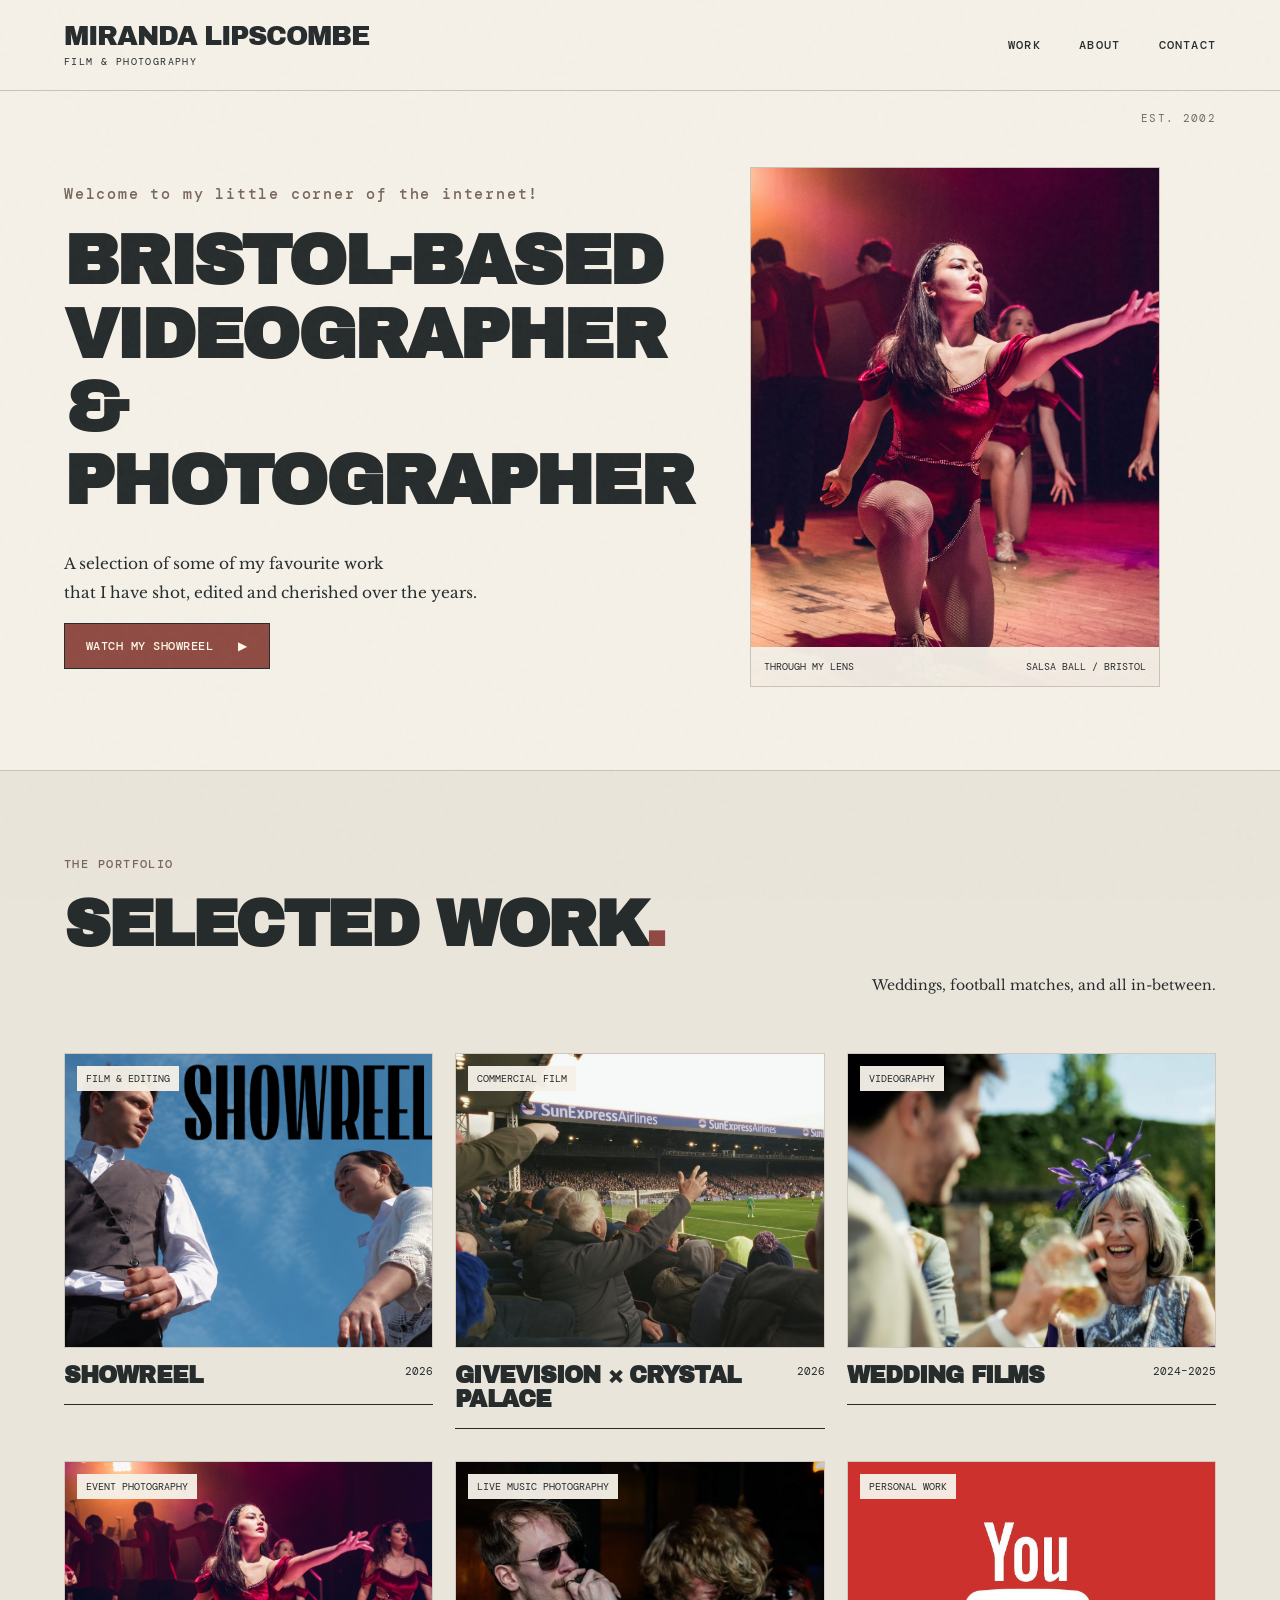
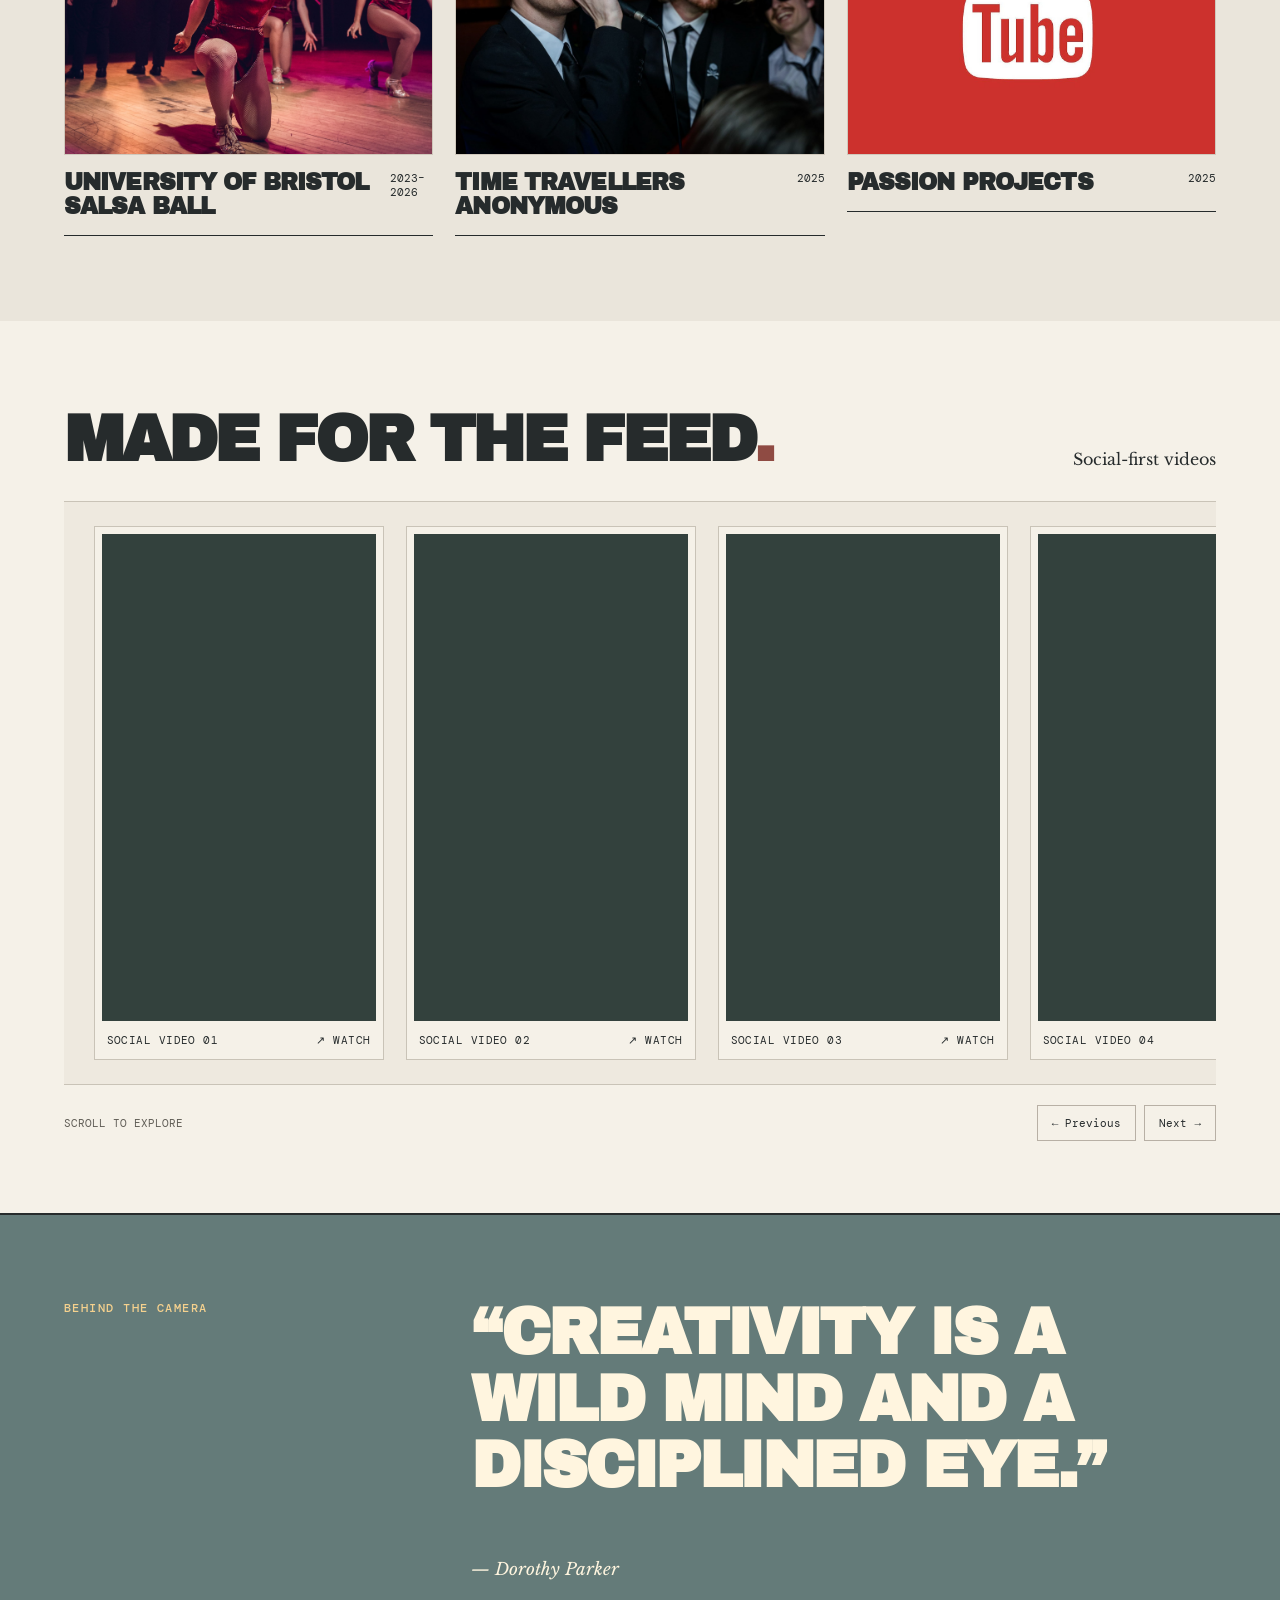
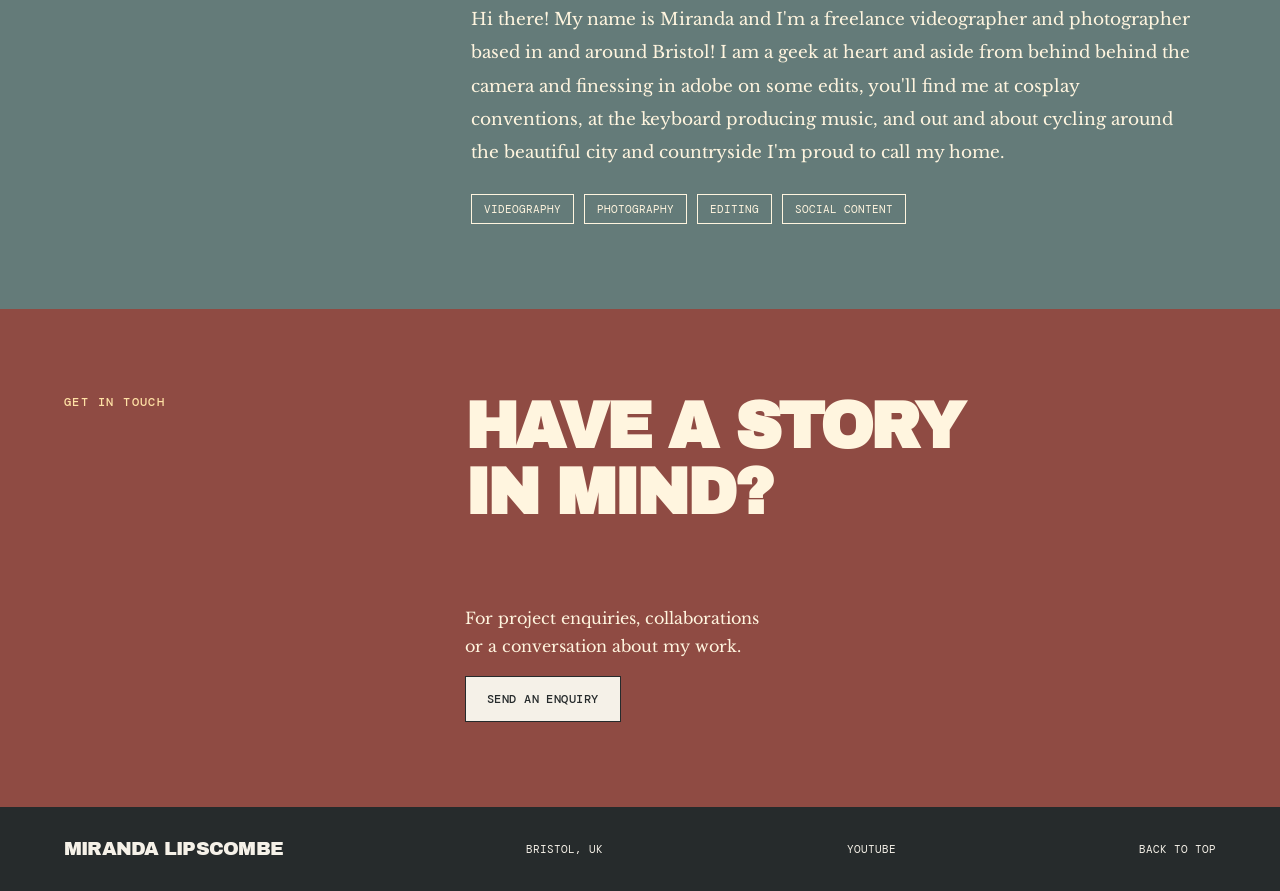
<file: index (4).html>
<!doctype html><html lang="en"><head><meta charset="utf-8"><meta name="viewport" content="width=device-width,initial-scale=1"><title>Film &amp; Photography | Miranda Lipscombe</title><meta name="description" content="Film, photography and creative projects by Bristol-based videographer and photographer Miranda Lipscombe."><link rel="icon" href="./favicon.svg" type="image/svg+xml"><style>
@import url('https://fonts.googleapis.com/css2?family=Archivo+Black&family=DM+Mono:wght@400;500&family=Libre+Baskerville:ital,wght@0,400;0,700;1,400&display=swap');
:root{--paper:#f2e9d5;--ink:#272c29;--red:#af4234;--teal:#467b78;--gold:#c49a50}*{box-sizing:border-box}html{scroll-behavior:smooth}body{margin:0;background:var(--paper);color:var(--ink);font-family:'Libre Baskerville',Georgia,serif;line-height:1.65}body:after{content:"";position:fixed;inset:0;pointer-events:none;z-index:20;opacity:.18;background-image:url("data:image/svg+xml,%3Csvg viewBox='0 0 180 180' xmlns='http://www.w3.org/2000/svg'%3E%3Cfilter id='n'%3E%3CfeTurbulence type='fractalNoise' baseFrequency='.83' numOctaves='3' stitchTiles='stitch'/%3E%3C/filter%3E%3Crect width='100%25' height='100%25' filter='url(%23n)' opacity='.5'/%3E%3C/svg%3E")}a{color:inherit;text-decoration:none}img{display:block;width:100%;height:100%;object-fit:cover}header{display:flex;align-items:center;justify-content:space-between;gap:20px;padding:22px 5%;border-bottom:3px double var(--ink);background:#eee1c8}.brand{font-family:'Archivo Black',Impact,sans-serif;text-transform:uppercase;letter-spacing:-.04em;font-size:clamp(19px,2.1vw,29px);line-height:1.05}.brand span{display:block;font-family:'DM Mono',monospace;font-size:10px;letter-spacing:.14em;margin-top:7px}nav{display:flex;gap:clamp(12px,3vw,40px);font:500 12px 'DM Mono',monospace;text-transform:uppercase;letter-spacing:.1em}nav a:hover,footer a:hover{color:var(--red)}.hero{padding:65px 5% 72px;display:grid;grid-template-columns:1.12fr .88fr;gap:5%;align-items:center;min-height:680px;border-bottom:2px solid var(--ink);position:relative}.hero:before{content:'✦  EST. 2002  ✦';position:absolute;right:5%;top:20px;font:11px 'DM Mono',monospace;letter-spacing:.14em;color:var(--red)}.eyebrow{font:500 12px 'DM Mono',monospace;text-transform:uppercase;letter-spacing:.16em;color:var(--red);margin:0 0 20px}.welcome{font-size:clamp(12px,1.2vw,15px);text-transform:none;letter-spacing:.03em;color:var(--ink)}h1,h2,h3,p{margin-top:0}h1,h2,h3{font-family:'Archivo Black',Impact,sans-serif;text-transform:uppercase;line-height:1.04;letter-spacing:-.055em}h1{font-size:clamp(39px,5.5vw,90px);margin-bottom:32px;color:var(--ink)}h1 em{font-style:normal;color:var(--ink)}.hero-bottom p{font-size:clamp(13px,1.2vw,16px);line-height:1.9;max-width:530px}.button{display:inline-flex;align-items:center;gap:25px;padding:14px 21px;background:var(--red);border:2px solid var(--ink);box-shadow:5px 5px 0 var(--ink);color:#fff8e8;font:500 12px 'DM Mono',monospace;text-transform:uppercase;letter-spacing:.04em;transition:transform .2s,box-shadow .2s}.button:hover{transform:translate(3px,3px);box-shadow:2px 2px 0 var(--ink)}.hero-image{height:520px;position:relative;border:9px solid #f9f2e4;outline:2px solid var(--ink);transform:rotate(1.5deg);box-shadow:13px 15px 0 #d9c8a9}.hero-image img{filter:saturate(.76) contrast(1.07)}.hero-caption{position:absolute;bottom:0;left:0;right:0;display:flex;justify-content:space-between;gap:10px;background:#eee1c8;color:var(--ink);padding:13px;font:10px 'DM Mono',monospace;text-transform:uppercase}.section{padding:85px 5%}.section-heading{display:flex;justify-content:space-between;gap:35px;align-items:end;margin-bottom:42px}.section-heading p:last-child{max-width:390px;font-size:14px}.section h2{font-size:clamp(36px,5vw,70px)}.accent{color:var(--red)}.work{background:#e5d7bd}.project-grid{display:grid;grid-template-columns:repeat(3,1fr);gap:32px 22px}.project-card{min-width:0}.image-wrap{height:clamp(180px,23vw,300px);position:relative;overflow:hidden;border:2px solid var(--ink);background:var(--teal)}.image-wrap img{transition:transform .4s;filter:saturate(.8)}.project-card:hover img{transform:scale(1.045)}.project-tag{position:absolute;top:12px;left:12px;background:var(--paper);border:1px solid var(--ink);padding:6px 9px;font:10px 'DM Mono',monospace;text-transform:uppercase}.card-caption{display:flex;justify-content:space-between;gap:12px;padding:16px 0;border-bottom:1px solid var(--ink)}.card-caption h3{font-size:clamp(16px,1.8vw,24px);margin:0}.card-caption span{font:11px 'DM Mono',monospace}.about{display:grid;grid-template-columns:1fr 2fr;gap:35px;background:var(--teal);color:#fff5df}.about .eyebrow{color:#f5d18e}.about h2{max-width:800px}.about p:not(.eyebrow){max-width:720px;font-size:17px;line-height:1.95}.disciplines{display:flex;flex-wrap:wrap;gap:10px;margin-top:25px}.disciplines span{padding:7px 12px;border:1px solid #fff5df;font:11px 'DM Mono',monospace;text-transform:uppercase}.contact{background:var(--red);color:#fff5df;display:grid;grid-template-columns:1fr 2fr;gap:25px}.contact .eyebrow{color:#ffe1a5}.contact h2{grid-column:2}.contact>div{grid-column:2}.contact .button.light{background:var(--paper);color:var(--ink)}footer{background:var(--ink);color:var(--paper);padding:32px 5%;display:flex;align-items:center;justify-content:space-between;gap:20px;flex-wrap:wrap;font:11px 'DM Mono',monospace;text-transform:uppercase}footer .brand{font-size:19px}@media(max-width:850px){.hero{grid-template-columns:1fr;min-height:0}.hero-image{height:410px;max-width:600px}.project-grid{grid-template-columns:repeat(2,1fr)}.about,.contact{grid-template-columns:1fr}.contact h2,.contact>div{grid-column:1}.section-heading{display:block}.section-heading p:last-child{max-width:580px}}@media(max-width:560px){header{align-items:start;flex-direction:column}nav{gap:25px}.hero{padding-top:65px}.hero-image{height:300px}.project-grid{grid-template-columns:1fr}.section{padding:65px 5%}h1{font-size:clamp(34px,9vw,54px)}.hero-bottom p br{display:none}}


/* Mid-century moving social video showcase */
.feed{overflow:hidden;background:#e8dcc5;border-bottom:2px solid var(--ink);padding-bottom:72px}
.feed-heading{display:flex;justify-content:space-between;gap:24px;align-items:end;margin-bottom:28px}
.feed-heading h2{margin:0;font-family:'Archivo Black',Impact,sans-serif;text-transform:uppercase;line-height:1.05;font-size:clamp(34px,5vw,70px);letter-spacing:-.05em}
.feed-heading p{max-width:320px;margin:0}
.feed-window{overflow:hidden;border-top:2px solid var(--ink);border-bottom:2px solid var(--ink);padding:22px 0;background:#d7c9ac}
.feed-track{display:flex;width:max-content;gap:20px;animation:feed-scroll 30s linear infinite}
.feed-window:hover .feed-track,.feed-window:focus-within .feed-track{animation-play-state:paused}
.feed-card{display:block;width:240px;flex:none;color:var(--ink);text-decoration:none;cursor:pointer;border:2px solid var(--ink);background:var(--paper);padding:9px;box-shadow:5px 5px 0 var(--red)}
.feed-screen{position:relative;aspect-ratio:9/16;background:#262826;overflow:hidden}
.feed-screen img{display:block;width:100%;height:100%;object-fit:cover;filter:saturate(.82) contrast(1.06)}
.feed-play{position:absolute;top:50%;left:50%;transform:translate(-50%,-50%);display:grid;place-items:center;width:60px;height:60px;background:var(--paper);border:2px solid var(--ink);border-radius:50%;font-size:23px}
.feed-card:hover .feed-play{background:var(--red);color:white}
.feed-card .feed-label{display:flex;justify-content:space-between;gap:8px;font:11px 'DM Mono',monospace;text-transform:uppercase;letter-spacing:.06em;padding:12px 3px 3px}
.feed-actions{display:flex;justify-content:space-between;align-items:center;gap:12px;margin-top:20px;font:11px 'DM Mono',monospace;text-transform:uppercase}
.feed-actions button{background:var(--ink);color:var(--paper);border:0;padding:11px 17px;font:inherit;cursor:pointer}
@keyframes feed-scroll{to{transform:translateX(-50%)}}
.feed-dialog{border:3px solid var(--ink);background:var(--paper);padding:15px;max-width:min(440px,94vw);width:100%;box-shadow:9px 9px 0 var(--red)}
.feed-dialog::backdrop{background:rgba(0,0,0,.8)}
.feed-dialog iframe{display:block;width:min(320px,80vw);aspect-ratio:9/16;height:auto;border:0;margin:auto;background:#111}
.feed-close{display:block;margin:0 0 12px auto;background:var(--ink);color:white;border:0;padding:8px 12px;cursor:pointer}
@media(max-width:650px){.feed-heading{display:block}.feed-heading p{margin-top:12px}.feed-card{width:190px}.feed-track{gap:14px;animation-duration:25s}}
@media(prefers-reduced-motion:reduce){.feed-track{animation:none}.feed-window{overflow-x:auto}}
.quote-attribution { margin-top: .45rem; font-style: italic; font-size: 1rem; }

/* Live moving video reels */
.feed-track{gap:0;animation-duration:72s}
.feed-group{display:flex;flex:none;gap:20px;padding-right:20px}
.feed-screen iframe{position:absolute;inset:0;width:100%;height:100%;border:0;pointer-events:none;background:transparent;z-index:2}
.feed-poster{position:absolute;inset:0;background-color:#33413d;background-position:center;background-size:cover;display:grid;place-items:center;color:#fff5df;font:20px 'DM Mono',monospace;letter-spacing:.1em}
.feed-card{position:relative}
.feed-card:focus-visible{outline:4px solid var(--red);outline-offset:4px}
.feed-track.paused{animation-play-state:paused}
@media(max-width:650px){.feed-group{gap:14px;padding-right:14px}.feed-track{animation-duration:65s}}

/* Professional mid-century refinement: restrained colour, quiet print texture,
   square photography and editorial hierarchy. */
:root{--paper:#f5f1e8;--ink:#262b2c;--red:#8f4b43;--teal:#647b79;--gold:#a59474}
body{line-height:1.72}
body:after{opacity:.065}
header{background:#f5f1e8;border-bottom:1px solid #c9c3b7}
.hero{border-bottom:1px solid #c9c3b7}
.hero:before{content:'EST. 2002';color:#746b61;letter-spacing:.12em}
.eyebrow{color:#78665b;letter-spacing:.12em}
h1,h2,h3{letter-spacing:-.038em}
.button{box-shadow:none;border:1px solid var(--ink);transition:background .2s,transform .2s}
.button:hover{box-shadow:none;transform:none;background:#723e39}
.hero-image{transform:none;box-shadow:none;outline:none;border:1px solid #c9c3b7}
.hero-image img,.image-wrap img{filter:none}
.hero-caption{background:rgba(245,241,232,.96)}
.work{background:#eae5db}
.image-wrap{border:1px solid #d0c8bc;background:#dedbd3}
.project-tag{border:0;background:rgba(245,241,232,.96)}
.feed{background:#f5f1e8}
.feed-window{overflow-x:auto;overflow-y:hidden;scroll-snap-type:none;scroll-behavior:auto;overscroll-behavior-inline:contain;
  scrollbar-width:thin;scrollbar-color:#8f4b43 #e5dfd3;border-top:1px solid #c9c3b7;border-bottom:1px solid #c9c3b7;padding:20px 5%;background:#eee9df}
.feed-window::-webkit-scrollbar{height:10px}
.feed-window::-webkit-scrollbar-thumb{background:#8f4b43;border-radius:10px}
.feed-window::-webkit-scrollbar-track{background:#e5dfd3}
.feed-track{width:max-content;animation:none!important;transform:none!important;gap:0}
.feed-group{display:flex;gap:18px;padding-right:0}
.feed-card{width:220px;scroll-snap-align:start;border:1px solid #c9c3b7;box-shadow:none;background:#f5f1e8;padding:7px}
.feed-card .feed-label{font-size:10px;letter-spacing:.04em}
.feed-actions{font-size:11px;color:#605d56}
.feed-controls{display:flex;gap:8px}
.feed-controls button{border:1px solid #b8b0a5;background:transparent;color:var(--ink);padding:10px 14px}
.feed-controls button:hover{background:#e9e2d7}
.feed-dialog{box-shadow:none;border:1px solid #c9c3b7}
.feed-heading .eyebrow:empty{display:none}
@media(max-width:650px){.feed-card{width:190px}.feed-window{padding:18px 5%}.feed-track{animation:none!important}.feed-actions{flex-wrap:wrap}}

/* Larger editorial social video gallery: fills wide desktop screens */
@media (min-width: 1100px) {
 .feed-card {width: clamp(290px, 22vw, 390px); flex: 0 0 auto;}
 .feed-group {gap: 22px; padding-right: 22px;}
 .feed-window {padding: 24px 3%;}
 .feed-card .feed-label {font-size: 11px; padding: 12px 5px 5px;}
}
@media (min-width: 700px) and (max-width: 1099px) {
 .feed-card {width: 270px;}
 .feed-group {gap: 18px; padding-right: 18px;}
}
@media (max-width: 699px) {
 .feed-card {width: min(72vw, 300px);}
 .feed-group {gap: 14px; padding-right: 14px;}
}
</style></head><body id="top"><header><a class="brand" href="./">Miranda Lipscombe<span>Film & photography</span></a><nav aria-label="Main navigation"><a href="./#work">Work</a><a href="./#about">About</a><a href="./#contact">Contact</a></nav></header><main><section class="hero"><div class="hero-copy"><p class="eyebrow welcome">Welcome to my little corner of the internet!</p><h1>Bristol-based<br><em>videographer &amp;<br>photographer</em></h1><div class="hero-bottom"><p>A selection of some of my favourite work<br>that I have shot, edited and cherished over the years.</p><a class="button" href="./k/">Watch my showreel <span class="play" aria-hidden="true">▶</span></a></div></div><a class="hero-image" href="./salsa-balls-20232425/"><img src="./assets/home-3.jpg" alt="Dancers at the University of Bristol Salsa Ball"><div class="hero-caption"><span>Through my lens</span><span>Salsa Ball / Bristol</span></div></a></section><section id="work" class="work section"><div class="section-heading"><div><p class="eyebrow">The portfolio</p><h2>Selected work<span class="accent">.</span></h2></div><p>Weddings, football matches, and all in-between.</p></div><div class="project-grid"><a class="project-card" href="./k/"><div class="image-wrap"><img src="./assets/home-0.jpg" alt="Showreel" loading="lazy"><span class="project-tag">Film &amp; editing</span></div><div class="card-caption"><h3>Showreel</h3><span>2026</span></div></a><a class="project-card" href="./give-vision-crystal-palace-shoot/"><div class="image-wrap"><img src="./assets/home-1.jpg" alt="GiveVision × Crystal Palace" loading="lazy"><span class="project-tag">Commercial film</span></div><div class="card-caption"><h3>GiveVision × Crystal Palace</h3><span>2026</span></div></a><a class="project-card" href="./weddings/"><div class="image-wrap"><img src="./assets/home-2.jpg" alt="Wedding films" loading="lazy"><span class="project-tag">Videography</span></div><div class="card-caption"><h3>Wedding films</h3><span>2024–2025</span></div></a><a class="project-card" href="./salsa-balls-20232425/"><div class="image-wrap"><img src="./assets/home-3.jpg" alt="University of Bristol Salsa Ball" loading="lazy"><span class="project-tag">Event photography</span></div><div class="card-caption"><h3>University of Bristol Salsa Ball</h3><span>2023–2026</span></div></a><a class="project-card" href="./time-travellers-anonymous-gigs/"><div class="image-wrap"><img src="./assets/home-4.jpg" alt="Time Travellers Anonymous" loading="lazy"><span class="project-tag">Live music photography</span></div><div class="card-caption"><h3>Time Travellers Anonymous</h3><span>2025</span></div></a><a class="project-card" href="./social-media/"><div class="image-wrap"><img src="./assets/home-5.jpg" alt="Passion projects" loading="lazy"><span class="project-tag">Personal work</span></div><div class="card-caption"><h3>Passion projects</h3><span>2025</span></div></a></div></section><section id="feed" class="feed section" aria-label="Made for the Feed"><div class="feed-heading"><div><h2>Made for the Feed<span class="accent">.</span></h2></div><p>Social-first videos</p></div><div class="feed-window" aria-label="Social video gallery; scroll horizontally to browse" tabindex="0"><div class="feed-track" id="feed-track"><!-- Video cards populated by the script below --></div></div><div class="feed-actions"><span>Scroll to explore</span><div class="feed-controls"><button id="feed-prev" type="button" aria-label="Scroll videos left">← Previous</button><button id="feed-next" type="button" aria-label="Scroll videos right">Next →</button></div></div></section><dialog class="feed-dialog" id="feed-dialog" aria-label="Watch social video"><button type="button" class="feed-close" id="feed-close">✕ Close</button><div id="feed-player"></div></dialog><section id="about" class="about section"><p class="eyebrow">Behind the camera</p><div><h2>“Creativity is a wild mind and a disciplined eye.”</h2><p class="quote-attribution">— Dorothy Parker</p><p>Hi there! My name is Miranda and I'm a freelance videographer and photographer based in and around Bristol! I am a geek at heart and aside from behind behind the camera and finessing in adobe on some edits, you'll find me at cosplay conventions, at the keyboard producing music, and out and about cycling around the beautiful city and countryside I'm proud to call my home.</p><div class="disciplines"><span>Videography</span><span>Photography</span><span>Editing</span><span>Social content</span></div></div></section><section id="contact" class="contact section"><p class="eyebrow">Get in touch</p><h2>Have a story<br>in mind?</h2><div><p>For project enquiries, collaborations<br>or a conversation about my work.</p><a class="button light" href="mailto:Mirandalipscombe@outlook.com">Send an enquiry</a></div></section></main><footer><a class="brand" href="./">Miranda Lipscombe</a><span>Bristol, UK</span><a href="https://www.youtube.com/@mirandalipscombe2201" target="_blank" rel="noopener">YouTube</a><a href="#top">Back to top</a></footer><script>
(function(){
  const videos = [
    {type:'youtube',id:'i7YbyK8oUR0',title:'Social video 01'},
    {type:'youtube',id:'Onh4ImXcsAQ',title:'Social video 02'},
    {type:'youtube',id:'TKjrNP-_wTQ',title:'Social video 03'},
    {type:'youtube',id:'pi2t-b0YwrI',title:'Social video 04'},
    {type:'youtube',id:'c5osAR7WJ6A',title:'Social video 05'},
    {type:'tiktok',id:'7644340119045934358',title:'Social video 06'}
  ];
  const track=document.getElementById('feed-track');
  const dialog=document.getElementById('feed-dialog');
  const player=document.getElementById('feed-player');
  const viewport=document.querySelector('.feed-window');
  const reduceMotion=window.matchMedia('(prefers-reduced-motion: reduce)').matches;
  const frames=[];
  function url(v){
    if(v.type==='youtube')return 'https://www.youtube-nocookie.com/embed/'+v.id+'?autoplay=1&mute=1&loop=1&playlist='+v.id+'&playsinline=1&controls=0&rel=0';
    return 'https://www.tiktok.com/player/v1/'+v.id+'?autoplay=1&muted=1&loop=1&controls=0';
  }
  function card(v){
    const a=document.createElement('a');a.className='feed-card';
    a.href=v.type==='youtube'?'https://www.youtube.com/shorts/'+v.id:'https://www.tiktok.com/@chunglemeister/video/'+v.id;
    a.setAttribute('aria-label','Watch '+v.title);
    const screen=document.createElement('div');screen.className='feed-screen';
    const poster=document.createElement('div');poster.className='feed-poster';
    if(v.type==='youtube')poster.style.backgroundImage='url(https://i.ytimg.com/vi/'+v.id+'/hqdefault.jpg)';
    else poster.textContent='TIKTOK  ↗';
    screen.appendChild(poster);
    const frame=document.createElement('iframe');frame.title=v.title;frame.loading='lazy';
    frame.allow='autoplay; encrypted-media; picture-in-picture; fullscreen';
    frame.setAttribute('allowfullscreen','');frame.tabIndex=-1;
    frame.dataset.src=url(v);screen.appendChild(frame);frames.push({frame,poster});
    const label=document.createElement('div');label.className='feed-label';
    const name=document.createElement('span');name.textContent=v.title;
    const action=document.createElement('span');action.textContent='↗ WATCH';
    label.append(name,action);a.append(screen,label);
    a.addEventListener('click',e=>{
      e.preventDefault();player.replaceChildren();
      const full=document.createElement('iframe');full.title=v.title;
      full.allow='autoplay; encrypted-media; picture-in-picture; fullscreen';
      full.allowFullscreen=true;
      full.src=v.type==='youtube'?'https://www.youtube-nocookie.com/embed/'+v.id+'?autoplay=1&rel=0':'https://www.tiktok.com/player/v1/'+v.id+'?autoplay=1';
      player.appendChild(full);dialog.showModal();
    });
    return a;
  }
  // Two full sets provide a seamless loop, with every clip shown in sequence.
  for(let copy=0;copy<2;copy++){
    const group=document.createElement('div');group.className='feed-group';
    videos.forEach(v=>group.appendChild(card(v)));
    if(copy===1)group.setAttribute('aria-hidden','true');
    track.appendChild(group);
  }
  // Load moving players only while near the viewport, to avoid 12 simultaneous streams.
  const observer=new IntersectionObserver(entries=>{
    entries.forEach(entry=>{
      const frame=entry.target;
      if(entry.isIntersecting){
        if(!frame.src)frame.src=frame.dataset.src;
      }else if(frame.src){frame.removeAttribute('src');}
    });
  },{root:viewport,rootMargin:'0px 180px',threshold:0});
  frames.forEach(({frame})=>observer.observe(frame));
  document.getElementById('feed-close').addEventListener('click',()=>dialog.close());
  dialog.addEventListener('close',()=>player.replaceChildren());
  dialog.addEventListener('click',e=>{if(e.target===dialog)dialog.close()});
  // Slow automatic movement, with full native manual scrolling and controls.
  const scrollStep=()=>Math.min(viewport.clientWidth*.8,550);
  const firstGroup=track.querySelector('.feed-group');
  let pausedUntil=0, hovering=false, interacting=false, lastTime=0;
  const cycleWidth=()=>firstGroup.getBoundingClientRect().width;
  function wrap(){
    const width=cycleWidth();
    if(!width)return;
    if(viewport.scrollLeft>=width)viewport.scrollLeft-=width;
    else if(viewport.scrollLeft<0)viewport.scrollLeft+=width;
  }
  function pause(ms=2200){pausedUntil=performance.now()+ms;}
  viewport.addEventListener('pointerenter',()=>{hovering=true});
  viewport.addEventListener('pointerleave',()=>{hovering=false;interacting=false;pause(1200)});
  viewport.addEventListener('pointerdown',()=>{interacting=true;pause(2500)});
  window.addEventListener('pointerup',()=>{interacting=false;pause(2500)});
  viewport.addEventListener('wheel',()=>pause(3000),{passive:true});
  viewport.addEventListener('touchstart',()=>{interacting=true;pause(3000)},{passive:true});
  viewport.addEventListener('touchend',()=>{interacting=false;pause(3000)},{passive:true});
  viewport.addEventListener('keydown',()=>pause(3000));
  document.getElementById('feed-prev').addEventListener('click',()=>{
    pause(3000);if(viewport.scrollLeft<scrollStep())viewport.scrollLeft+=cycleWidth();
    viewport.scrollBy({left:-scrollStep(),behavior:'smooth'});
  });
  document.getElementById('feed-next').addEventListener('click',()=>{
    pause(3000);viewport.scrollBy({left:scrollStep(),behavior:'smooth'});
  });
  function tick(now){
    const dt=lastTime?Math.min((now-lastTime)/1000,.05):0;
    lastTime=now;
    if(!reduceMotion&&!hovering&&!interacting&&now>pausedUntil&&!dialog.open&&document.visibilityState==='visible'){
      viewport.scrollLeft+=28*dt; // 28 pixels per second, deliberately subtle
      wrap();
    }else if(now>pausedUntil&&!interacting){wrap();}
    requestAnimationFrame(tick);
  }
  requestAnimationFrame(tick);
})();
</script><script src="./site.js"></script></body></html>
</file>
<file: style.css>
:root{--bg:#0d0d0d;--text:#ffffff;--muted:#b0b2a8;--accent:#e47791;--border:#363831}*{box-sizing:border-box}html{scroll-behavior:smooth;scroll-padding-top:30px}body{margin:0;background:var(--bg);color:var(--text);font-family:Arial,Helvetica,sans-serif;font-size:16px;line-height:1.55}a{color:inherit;text-decoration:none}button{font:inherit}img{display:block;width:100%;height:100%;object-fit:cover}header{height:112px;display:flex;align-items:center;justify-content:space-between;padding:0 5%;border-bottom:1px solid var(--border)}.brand{font-size:20px;font-weight:700;letter-spacing:-.5px}.brand span{display:block;font-size:12px;color:var(--muted);letter-spacing:1.5px;text-transform:uppercase;font-weight:400;margin-top:4px}nav{display:flex;gap:38px;font-size:14px}nav a:hover,.back:hover{color:var(--accent)}.hero{display:grid;grid-template-columns:1.05fr 1fr;min-height:690px}.hero-copy{padding:55px 9.5% 48px}.eyebrow{font-size:12px;letter-spacing:2px;text-transform:uppercase;font-weight:600;color:var(--muted);margin:0 0 28px}h1,h2,h3,p{margin-top:0}h1{font-size:clamp(58px,6.7vw,110px);line-height:.98;letter-spacing:-6px;font-weight:500;margin-bottom:35px}h1 em{font-family:Georgia,serif;font-weight:400;color:var(--accent);letter-spacing:-5px}.hero-bottom{display:flex;align-items:center;justify-content:space-between;gap:20px}.hero-bottom p{font-size:14px;color:var(--muted);margin:0}.button{display:inline-flex;align-items:center;justify-content:center;gap:22px;background:var(--accent);color:#111;padding:15px 21px;border-radius:0;font-size:14px;font-weight:600;white-space:nowrap}.button:hover{background:#e1ff92}.play{font-size:12px}.hero-image{position:relative;overflow:hidden}.hero-image img{position:absolute;inset:0;transition:transform .7s}.hero-image:hover img{transform:scale(1.025)}.hero-caption{position:absolute;bottom:0;left:0;right:0;display:flex;justify-content:space-between;background:linear-gradient(transparent,rgba(0,0,0,.7));padding:60px 28px 25px;font-size:12px;text-transform:uppercase;letter-spacing:1px}.section{padding:90px 5%}.section-heading{display:flex;align-items:flex-end;justify-content:space-between;margin-bottom:40px}.section-heading .eyebrow{margin-bottom:14px}h2{font-size:clamp(36px,4.5vw,68px);line-height:1.05;font-weight:500;letter-spacing:-2.5px;margin-bottom:0}.accent{color:var(--accent)}.section-heading>p{font-size:14px;color:var(--muted);margin-bottom:3px}.project-grid{display:grid;grid-template-columns:1fr 1fr;gap:45px 26px}.image-wrap{height:auto;aspect-ratio:1.5;position:relative;overflow:hidden;background:#222}.image-wrap img{transition:transform .6s}.project-card:hover img{transform:scale(1.035)}.project-tag{position:absolute;left:18px;bottom:18px;background:rgba(15,15,15,.84);padding:7px 12px;font-size:12px}.card-caption{display:flex;justify-content:space-between;align-items:baseline;gap:20px;padding-top:18px}h3{font-size:21px;font-weight:500;letter-spacing:-.6px;margin:0}.card-caption>span{font-size:12px;color:var(--muted);white-space:nowrap}.about{border-top:1px solid var(--border);display:grid;grid-template-columns:1fr 2fr;gap:40px}.about h2{margin-bottom:35px}.about p:not(.eyebrow){max-width:660px;color:var(--muted);font-size:18px}.disciplines{display:flex;flex-wrap:wrap;gap:10px;margin-top:32px}.disciplines span{border:1px solid var(--border);padding:8px 14px;font-size:14px}.contact{background:var(--accent);color:#141414;display:grid;grid-template-columns:1fr 1fr;gap:25px}.contact .eyebrow{grid-column:1/-1;color:#414a2b}.contact h2{font-size:clamp(54px,7vw,100px);letter-spacing:-4px}.contact>div{align-self:end;justify-self:end}.contact>div p{font-size:16px}.button.light{background:#141414;color:#fff}footer{padding:35px 5%;display:flex;align-items:center;gap:35px;font-size:12px;color:var(--muted)}footer .brand{margin-right:auto;color:var(--text);font-size:17px}.project-intro{padding-bottom:55px;max-width:1150px}.back{display:inline-block;margin-bottom:50px;font-size:14px;border-bottom:1px solid var(--border)}.project-intro h1{font-size:clamp(45px,7vw,96px);letter-spacing:-4px;line-height:1.05}.project-intro .eyebrow span{padding:0 15px;color:var(--accent)}.project-description{max-width:700px;color:var(--muted);font-size:18px;margin:0}.project-content{padding-top:0}.film{position:relative;aspect-ratio:16/9;background:#080808}.film iframe{border:0;width:100%;height:100%;position:absolute;inset:0}.film-caption{color:var(--muted);font-size:14px;padding:15px 0 32px}.film+.film{margin-top:45px}.gallery{columns:2;column-gap:20px}.gallery-item{display:block;width:100%;padding:0;margin:0 0 20px;border:0;background:transparent;cursor:zoom-in;break-inside:avoid}.gallery-item img{height:auto}.passion-preview{display:block;position:relative;max-width:950px}.passion-preview img{height:auto}.passion-preview .button{position:absolute;bottom:25px;left:25px}.next-project{border-top:1px solid var(--border)}.next-project>a{font-size:clamp(30px,4vw,58px);letter-spacing:-2px}.next-project>a:hover{color:var(--accent)}dialog{border:0;padding:0;background:#080808;max-width:92vw;max-height:92vh}dialog::backdrop{background:rgba(0,0,0,.94)}dialog img{width:auto;max-width:92vw;height:auto;max-height:90vh;object-fit:contain}.close{position:fixed;right:25px;top:18px;color:#fff;border:1px solid #777;background:#111;width:45px;height:45px;font-size:28px;cursor:pointer}a:focus-visible,button:focus-visible{outline:3px solid var(--accent);outline-offset:5px}.contact a:focus-visible{outline-color:#111}@media(min-width:1700px){main,header,footer{max-width:1700px;margin:auto}.hero{min-height:790px}}@media(max-width:1050px){.hero-bottom{flex-direction:column;align-items:flex-start}h1{letter-spacing:-4px}.hero{min-height:650px}.hero-copy{padding-top:45px}.section{padding-top:65px;padding-bottom:65px}}@media(max-width:700px){header{height:92px;gap:20px}.brand{font-size:17px}.brand span{font-size:10px}nav{gap:18px;font-size:14px}.hero{grid-template-columns:1fr}.hero-copy{padding:45px 5%}.hero h1{font-size:74px;letter-spacing:-4px}.hero-bottom{flex-direction:row;align-items:center}.hero-bottom p{font-size:12px}.hero-bottom .button{font-size:12px;padding:14px;gap:12px}.hero-image{height:440px}.section-heading{align-items:flex-start;gap:20px}.section-heading>p{font-size:12px;max-width:135px}.project-grid{grid-template-columns:1fr;gap:35px}h2{font-size:42px}.about{grid-template-columns:1fr;gap:0}.about .eyebrow{margin-bottom:25px}.about p:not(.eyebrow){font-size:16px}.contact{grid-template-columns:1fr}.contact .eyebrow{grid-column:auto}.contact>div{justify-self:start;margin-top:25px}.contact h2{font-size:64px;letter-spacing:-3px}footer{flex-wrap:wrap;gap:20px}footer .brand{width:100%;margin:0}.project-intro h1{font-size:52px;letter-spacing:-2px}.project-description{font-size:16px}.gallery{columns:1}.passion-preview .button{position:static;display:flex}.next-project>a{letter-spacing:-1px}}@media(prefers-reduced-motion:reduce){html{scroll-behavior:auto}*{transition:none!important}} header .brand {
  font-family: Georgia, serif;
  font-style: italic;
  font-weight: 400;
  color: var(--accent);}
  .button:hover {
  background: #f29bb0; }

.contact .eyebrow {
  color: #141414;
}

/* Automatically scrolling social videos */
.social-videos{border-top:1px solid var(--border);overflow:hidden}.social-scroll-toggle,.social-play-all{border:1px solid var(--border);color:var(--text);background:transparent;padding:12px 18px;font:inherit;font-size:14px;cursor:pointer}.social-scroll-toggle:hover,.social-play-all:hover{border-color:var(--accent);color:var(--accent)}.social-viewport{overflow-x:auto;scrollbar-width:thin;scrollbar-color:var(--accent) var(--bg)}.social-track{display:flex;width:max-content;gap:24px;padding:0 24px 16px 0;animation:social-drift 66.666667s linear infinite}.social-card{flex:0 0 260px;width:260px;overflow:hidden;background:#080808;border:1px solid var(--border)}.social-card iframe{display:block;border:0;width:100%;aspect-ratio:9/16;background:#080808}.social-card>a{display:block;text-align:center;font-size:14px;padding:12px;color:var(--muted)}.social-card>a:hover{color:var(--accent)}.social-viewport:hover .social-track,.social-viewport:focus-within .social-track,.social-videos.is-scroll-paused .social-track{animation-play-state:paused}.social-play-all{margin-top:22px}@keyframes social-drift{from{transform:translateX(0)}to{transform:translateX(-50%)}}@media(max-width:700px){.social-videos .section-heading{flex-wrap:wrap}.social-card{width:220px;flex-basis:220px}.social-track{gap:16px;padding-right:16px}}@media(prefers-reduced-motion:reduce){.social-track{animation:none}}

.social-card {
  border-radius: 30px;
  overflow: hidden;
}
.project-card .image-wrap {
  border-radius: 30px;
  overflow: hidden;
} 
.hero-image {
  border-radius: 30px;
  overflow: hidden;
}

.button,
.social-scroll-toggle,
.social-play-all,
.disciplines span,
.project-tag {
  border-radius: 12px;
}

/* Portrait beneath the About title */
.about .about-portrait { display: block; width: 100%; max-width: 360px; height: auto; object-fit: contain; border-radius: 20px; margin: 0 0 32px; }

/* Project titles over covers on desktop hover and keyboard focus */
.thumbnail-title { position: absolute; inset: 0; z-index: 2; display: flex; align-items: center; justify-content: center; padding: 28px; text-align: center; font-size: clamp(22px, 2.5vw, 38px); font-weight: 600; line-height: 1.15; color: #fff; background: rgba(0,0,0,.55); opacity: 0; transition: opacity .25s ease; pointer-events: none; }
@media (hover: hover) and (pointer: fine) { .project-card:hover .thumbnail-title { opacity: 1; } }
.project-card:focus-visible .thumbnail-title { opacity: 1; }
@media (prefers-reduced-motion: reduce) { .thumbnail-title { transition: none; } }

.thumbnail-title {
  font-family: inherit;
  font-size: 21px;
  font-weight: 500;
  letter-spacing: -0.6px;
  line-height: 1.3;
}
.contact h2 em {
  font-family: Georgia, serif;
  font-style: italic;
  font-weight: 400;
}

/* Match the Behind the camera label to the italic serif styling */
#about > .eyebrow { font-family: Georgia, serif; font-style: italic; font-weight: 400; text-transform: none; letter-spacing: normal; font-size: 20px; }

/* BRIGHT ARCHITECTURAL REDESIGN */
:root { --bg:#fafbfc; --text:#191d23; --muted:#535d69; --accent:#dc232e; --border:#d7dee5; }
body { background:var(--bg); color:var(--text); font-family:Arial,Helvetica,sans-serif; }
header { height:100px; padding:0 6%; background:#fff; border-bottom:1px solid var(--border); }
header .brand { font-family:inherit; font-style:normal; font-weight:700; color:var(--text); font-size:22px; letter-spacing:-.8px; border-left:5px solid var(--accent); padding-left:15px; }
header .brand span { font-family:inherit; font-style:normal; font-size:12px; letter-spacing:2px; color:var(--muted); font-weight:400; }
nav { gap:34px; font-size:14px; text-transform:uppercase; letter-spacing:1px; font-weight:600; }
nav a { padding:10px 0; border-bottom:2px solid transparent; }
nav a:hover { border-color:var(--accent); color:var(--accent); }
.hero { display:flex; flex-direction:column; min-height:0; padding:28px 4% 0; background:#fff; }
.hero-image { position:relative; display:block; width:100%; height:clamp(320px,42vw,650px); min-height:0; border-radius:0; }
.hero-image img { position:absolute; inset:0; object-fit:cover; object-position:center 40%; }
.hero-caption { color:#fff; padding:55px 28px 20px; font-size:12px; letter-spacing:2px; }
.hero-copy { padding:60px 5% 75px; text-align:center; width:100%; }
.eyebrow { color:var(--muted); font-size:12px; letter-spacing:2px; font-style:normal; font-weight:600; }
.hero-copy .eyebrow { margin-bottom:24px; }
.hero h1 { font-size:clamp(44px,5.8vw,88px); font-weight:600; line-height:1.06; letter-spacing:-3px; margin:0 auto 28px; max-width:1100px; }
h1 em { font-family:inherit; font-style:normal; font-weight:600; letter-spacing:inherit; color:var(--accent); }
.hero-bottom { display:flex; flex-direction:column; align-items:center; justify-content:center; gap:25px; }
.hero-bottom p { color:var(--muted); font-size:16px; line-height:1.6; }
.button,.hero-bottom .button,.social-scroll-toggle,.social-play-all,.disciplines span,.project-tag { border-radius:0; }
.button { background:var(--accent); color:#fff; padding:16px 24px; font-size:14px; letter-spacing:.3px; }
.button:hover { background:#b91825; color:#fff; }
.section { padding:85px 6%; }
h2 { font-size:clamp(36px,4.8vw,70px); font-weight:600; line-height:1.08; letter-spacing:-2.8px; }
.section-heading { align-items:flex-end; gap:25px; }
.section-heading>p { color:var(--muted); font-size:16px; line-height:1.6; }
.section-heading .eyebrow { display:flex; align-items:center; gap:10px; }
.section-heading .eyebrow::before { content:""; width:20px; height:3px; background:var(--accent); }
.social-videos { background:#edf1f5; border-top:1px solid var(--border); border-bottom:1px solid var(--border); }
.social-card { border-radius:0; border:0; background:#fff; box-shadow:0 8px 25px rgba(25,40,60,.07); }
.social-card>a { background:#fff; color:var(--muted); padding:15px; }
.social-scroll-toggle,.social-play-all { border-color:#909ba8; background:transparent; color:var(--text); font-size:14px; }
.social-scroll-toggle:hover,.social-play-all:hover { background:#fff; color:var(--accent); border-color:var(--accent); }
.work { background:#fff; }
.project-grid { gap:44px 28px; }
.project-card .image-wrap { border-radius:0; aspect-ratio:1.6; background:#e6ebf0; }
.project-tag { color:#fff; background:rgba(20,25,31,.86); font-size:12px; letter-spacing:.4px; }
.card-caption { padding-top:17px; border-bottom:1px solid var(--border); padding-bottom:20px; }
h3 { font-weight:500; font-size:21px; }
.thumbnail-title { font-family:inherit; font-size:21px; font-weight:500; letter-spacing:-.6px; background:rgba(15,20,25,.55); }
.about { background:var(--bg); grid-template-columns:1fr 2fr; border-top:1px solid var(--border); }
#about > .eyebrow { font-family:inherit; font-style:normal; font-weight:600; text-transform:uppercase; letter-spacing:2px; font-size:12px; border-top:3px solid var(--accent); padding-top:16px; align-self:start; width:max-content; }
.about h2 { margin-bottom:30px; }
.about .about-portrait { border-radius:0; max-width:360px; margin-bottom:30px; }
.about p:not(.eyebrow) { color:var(--muted); font-size:18px; line-height:1.7; }
.disciplines span { background:#fff; border-color:var(--border); padding:10px 16px; color:var(--text); }
.contact { background:var(--accent); color:#fff; border:0; }
.contact .eyebrow { color:#fff; }
.contact h2 { font-size:clamp(48px,6.5vw,92px); letter-spacing:-3px; }
.contact h2 em { font-family:inherit; font-style:italic; font-weight:600; }
.button.light { background:#fff; color:#ba1521; }
.button.light:hover { background:#191d23; color:#fff; }
footer { background:#fff; padding:38px 6%; border-top:1px solid var(--border); color:var(--muted); font-size:14px; }
footer .brand { color:var(--text); font-style:normal; font-family:inherit; }
.project-intro { background:#fff; max-width:none; }
.project-intro h1 { font-size:clamp(44px,6.8vw,96px); font-weight:600; }
.project-content { background:#fff; }
.next-project { background:#edf1f5; }
.back { color:var(--muted); }
.gallery-item { border-radius:0; }
.film-caption { color:var(--muted); }
a:focus-visible,button:focus-visible { outline:3px solid var(--accent); outline-offset:5px; }
.contact a:focus-visible { outline-color:#fff; }
@media(min-width:1700px) { .hero { min-height:0; } }
@media(max-width:1050px) { .hero { min-height:0; } .hero-bottom { flex-direction:column; align-items:center; } .section { padding-top:65px; padding-bottom:65px; } }
@media(max-width:700px) {
 header { height:auto; min-height:96px; padding:22px 5%; flex-wrap:wrap; gap:20px; }
 header .brand { font-size:20px; } header .brand span { font-size:12px; }
 nav { gap:24px; font-size:14px; }
 .hero { padding:16px 4% 0; min-height:0; }
 .hero-image { height:360px; border-radius:0; }
 .hero-caption { padding:50px 14px 15px; font-size:12px; letter-spacing:1px; }
 .hero-copy { padding:40px 1% 50px; }
 .hero h1 { font-size:clamp(36px,8.8vw,60px); letter-spacing:-1.7px; line-height:1.12; }
 .hero-bottom { flex-direction:column; align-items:center; } .hero-bottom p { font-size:16px; }
 .hero-bottom .button { font-size:14px; padding:16px 22px; }
 .section { padding:55px 5%; } h2 { font-size:40px; letter-spacing:-1.5px; }
 .section-heading { flex-direction:column; align-items:flex-start; }
 .section-heading>p { max-width:none; font-size:16px; }
 .about { grid-template-columns:1fr; gap:24px; }
 #about > .eyebrow { margin:0; }
 .about p:not(.eyebrow) { font-size:16px; }
 .contact h2 { font-size:54px; letter-spacing:-2px; }
 .project-intro h1 { font-size:46px; letter-spacing:-2px; }
 footer { padding:30px 5%; }
}
</file>
<file: retro-pages.css>
@import url('https://fonts.googleapis.com/css2?family=Archivo+Black&family=DM+Mono:wght@400;500&family=Libre+Baskerville:ital,wght@0,400;0,700;1,400&display=swap');
:root{--paper:#f2e9d5;--ink:#272c29;--red:#af4234;--teal:#467b78;--gold:#c49a50}*{box-sizing:border-box}html{scroll-behavior:smooth}body{margin:0;background:var(--paper);color:var(--ink);font-family:'Libre Baskerville',Georgia,serif;line-height:1.65}body:after{content:"";position:fixed;inset:0;pointer-events:none;z-index:20;opacity:.18;background-image:url("data:image/svg+xml,%3Csvg viewBox='0 0 180 180' xmlns='http://www.w3.org/2000/svg'%3E%3Cfilter id='n'%3E%3CfeTurbulence type='fractalNoise' baseFrequency='.83' numOctaves='3' stitchTiles='stitch'/%3E%3C/filter%3E%3Crect width='100%25' height='100%25' filter='url(%23n)' opacity='.5'/%3E%3C/svg%3E")}a{color:inherit;text-decoration:none}img{display:block;width:100%;height:100%;object-fit:cover}header{display:flex;align-items:center;justify-content:space-between;gap:20px;padding:22px 5%;border-bottom:3px double var(--ink);background:#eee1c8}.brand{font-family:'Archivo Black',Impact,sans-serif;text-transform:uppercase;letter-spacing:-.04em;font-size:clamp(19px,2.1vw,29px);line-height:1.05}.brand span{display:block;font-family:'DM Mono',monospace;font-size:10px;letter-spacing:.14em;margin-top:7px}nav{display:flex;gap:clamp(12px,3vw,40px);font:500 12px 'DM Mono',monospace;text-transform:uppercase;letter-spacing:.1em}nav a:hover,footer a:hover{color:var(--red)}.hero{padding:65px 5% 72px;display:grid;grid-template-columns:1.12fr .88fr;gap:5%;align-items:center;min-height:680px;border-bottom:2px solid var(--ink);position:relative}.hero:before{content:'✦  EST. 2002  ✦';position:absolute;right:5%;top:20px;font:11px 'DM Mono',monospace;letter-spacing:.14em;color:var(--red)}.eyebrow{font:500 12px 'DM Mono',monospace;text-transform:uppercase;letter-spacing:.16em;color:var(--red);margin:0 0 20px}.welcome{font-size:clamp(12px,1.2vw,15px);text-transform:none;letter-spacing:.03em;color:var(--ink)}h1,h2,h3,p{margin-top:0}h1,h2,h3{font-family:'Archivo Black',Impact,sans-serif;text-transform:uppercase;line-height:1.04;letter-spacing:-.055em}h1{font-size:clamp(39px,5.5vw,90px);margin-bottom:32px;color:var(--ink)}h1 em{font-style:normal;color:var(--ink)}.hero-bottom p{font-size:clamp(13px,1.2vw,16px);line-height:1.9;max-width:530px}.button{display:inline-flex;align-items:center;gap:25px;padding:14px 21px;background:var(--red);border:2px solid var(--ink);box-shadow:5px 5px 0 var(--ink);color:#fff8e8;font:500 12px 'DM Mono',monospace;text-transform:uppercase;letter-spacing:.04em;transition:transform .2s,box-shadow .2s}.button:hover{transform:translate(3px,3px);box-shadow:2px 2px 0 var(--ink)}.hero-image{height:520px;position:relative;border:9px solid #f9f2e4;outline:2px solid var(--ink);transform:rotate(1.5deg);box-shadow:13px 15px 0 #d9c8a9}.hero-image img{filter:saturate(.76) contrast(1.07)}.hero-caption{position:absolute;bottom:0;left:0;right:0;display:flex;justify-content:space-between;gap:10px;background:#eee1c8;color:var(--ink);padding:13px;font:10px 'DM Mono',monospace;text-transform:uppercase}.section{padding:85px 5%}.section-heading{display:flex;justify-content:space-between;gap:35px;align-items:end;margin-bottom:42px}.section-heading p:last-child{max-width:390px;font-size:14px}.section h2{font-size:clamp(36px,5vw,70px)}.accent{color:var(--red)}.work{background:#e5d7bd}.project-grid{display:grid;grid-template-columns:repeat(3,1fr);gap:32px 22px}.project-card{min-width:0}.image-wrap{height:clamp(180px,23vw,300px);position:relative;overflow:hidden;border:2px solid var(--ink);background:var(--teal)}.image-wrap img{transition:transform .4s;filter:saturate(.8)}.project-card:hover img{transform:scale(1.045)}.project-tag{position:absolute;top:12px;left:12px;background:var(--paper);border:1px solid var(--ink);padding:6px 9px;font:10px 'DM Mono',monospace;text-transform:uppercase}.card-caption{display:flex;justify-content:space-between;gap:12px;padding:16px 0;border-bottom:1px solid var(--ink)}.card-caption h3{font-size:clamp(16px,1.8vw,24px);margin:0}.card-caption span{font:11px 'DM Mono',monospace}.about{display:grid;grid-template-columns:1fr 2fr;gap:35px;background:var(--teal);color:#fff5df}.about .eyebrow{color:#f5d18e}.about h2{max-width:800px}.about p:not(.eyebrow){max-width:720px;font-size:17px;line-height:1.95}.disciplines{display:flex;flex-wrap:wrap;gap:10px;margin-top:25px}.disciplines span{padding:7px 12px;border:1px solid #fff5df;font:11px 'DM Mono',monospace;text-transform:uppercase}.contact{background:var(--red);color:#fff5df;display:grid;grid-template-columns:1fr 2fr;gap:25px}.contact .eyebrow{color:#ffe1a5}.contact h2{grid-column:2}.contact>div{grid-column:2}.contact .button.light{background:var(--paper);color:var(--ink)}footer{background:var(--ink);color:var(--paper);padding:32px 5%;display:flex;align-items:center;justify-content:space-between;gap:20px;flex-wrap:wrap;font:11px 'DM Mono',monospace;text-transform:uppercase}footer .brand{font-size:19px}@media(max-width:850px){.hero{grid-template-columns:1fr;min-height:0}.hero-image{height:410px;max-width:600px}.project-grid{grid-template-columns:repeat(2,1fr)}.about,.contact{grid-template-columns:1fr}.contact h2,.contact>div{grid-column:1}.section-heading{display:block}.section-heading p:last-child{max-width:580px}}@media(max-width:560px){header{align-items:start;flex-direction:column}nav{gap:25px}.hero{padding-top:65px}.hero-image{height:300px}.project-grid{grid-template-columns:1fr}.section{padding:65px 5%}h1{font-size:clamp(34px,9vw,54px)}.hero-bottom p br{display:none}}


/* Mid-century moving social video showcase */
.feed{overflow:hidden;background:#e8dcc5;border-bottom:2px solid var(--ink);padding-bottom:72px}
.feed-heading{display:flex;justify-content:space-between;gap:24px;align-items:end;margin-bottom:28px}
.feed-heading h2{margin:0;font-family:'Archivo Black',Impact,sans-serif;text-transform:uppercase;line-height:1.05;font-size:clamp(34px,5vw,70px);letter-spacing:-.05em}
.feed-heading p{max-width:320px;margin:0}
.feed-window{overflow:hidden;border-top:2px solid var(--ink);border-bottom:2px solid var(--ink);padding:22px 0;background:#d7c9ac}
.feed-track{display:flex;width:max-content;gap:20px;animation:feed-scroll 30s linear infinite}
.feed-window:hover .feed-track,.feed-window:focus-within .feed-track{animation-play-state:paused}
.feed-card{display:block;width:240px;flex:none;color:var(--ink);text-decoration:none;cursor:pointer;border:2px solid var(--ink);background:var(--paper);padding:9px;box-shadow:5px 5px 0 var(--red)}
.feed-screen{position:relative;aspect-ratio:9/16;background:#262826;overflow:hidden}
.feed-screen img{display:block;width:100%;height:100%;object-fit:cover;filter:saturate(.82) contrast(1.06)}
.feed-play{position:absolute;top:50%;left:50%;transform:translate(-50%,-50%);display:grid;place-items:center;width:60px;height:60px;background:var(--paper);border:2px solid var(--ink);border-radius:50%;font-size:23px}
.feed-card:hover .feed-play{background:var(--red);color:white}
.feed-card .feed-label{display:flex;justify-content:space-between;gap:8px;font:11px 'DM Mono',monospace;text-transform:uppercase;letter-spacing:.06em;padding:12px 3px 3px}
.feed-actions{display:flex;justify-content:space-between;align-items:center;gap:12px;margin-top:20px;font:11px 'DM Mono',monospace;text-transform:uppercase}
.feed-actions button{background:var(--ink);color:var(--paper);border:0;padding:11px 17px;font:inherit;cursor:pointer}
@keyframes feed-scroll{to{transform:translateX(-50%)}}
.feed-dialog{border:3px solid var(--ink);background:var(--paper);padding:15px;max-width:min(440px,94vw);width:100%;box-shadow:9px 9px 0 var(--red)}
.feed-dialog::backdrop{background:rgba(0,0,0,.8)}
.feed-dialog iframe{display:block;width:min(320px,80vw);aspect-ratio:9/16;height:auto;border:0;margin:auto;background:#111}
.feed-close{display:block;margin:0 0 12px auto;background:var(--ink);color:white;border:0;padding:8px 12px;cursor:pointer}
@media(max-width:650px){.feed-heading{display:block}.feed-heading p{margin-top:12px}.feed-card{width:190px}.feed-track{gap:14px;animation-duration:25s}}
@media(prefers-reduced-motion:reduce){.feed-track{animation:none}.feed-window{overflow-x:auto}}
.quote-attribution { margin-top: .45rem; font-style: italic; font-size: 1rem; }

/* Live moving video reels */
.feed-track{gap:0;animation-duration:72s}
.feed-group{display:flex;flex:none;gap:20px;padding-right:20px}
.feed-screen iframe{position:absolute;inset:0;width:100%;height:100%;border:0;pointer-events:none;background:transparent;z-index:2}
.feed-poster{position:absolute;inset:0;background-color:#33413d;background-position:center;background-size:cover;display:grid;place-items:center;color:#fff5df;font:20px 'DM Mono',monospace;letter-spacing:.1em}
.feed-card{position:relative}
.feed-card:focus-visible{outline:4px solid var(--red);outline-offset:4px}
.feed-track.paused{animation-play-state:paused}
@media(max-width:650px){.feed-group{gap:14px;padding-right:14px}.feed-track{animation-duration:65s}}


/* 1950s styling for individual project pages */
body{background:var(--paper);color:var(--ink);font-family:'Libre Baskerville',Georgia,serif}
header{height:auto;min-height:0;padding:22px 5%;background:#eee1c8;border-bottom:3px double var(--ink)}
header .brand{font-family:'Archivo Black',Impact,sans-serif;font-size:clamp(19px,2.1vw,29px);font-style:normal;font-weight:900;letter-spacing:-.04em;color:var(--ink);border:0;padding:0}
header .brand span{font:10px 'DM Mono',monospace;letter-spacing:.14em;color:var(--ink);margin-top:7px}
nav{font:500 12px 'DM Mono',monospace;letter-spacing:.1em;gap:clamp(12px,3vw,40px)}nav a{border:0;padding:0}nav a:hover{color:var(--red)}
.section{padding:75px 5%}.eyebrow{font:500 12px 'DM Mono',monospace;color:var(--red);letter-spacing:.16em}
.project-intro{background:var(--paper);max-width:none;border-bottom:2px solid var(--ink);padding-top:65px;padding-bottom:60px}
.project-intro h1{font-family:'Archivo Black',Impact,sans-serif;color:var(--ink);font-size:clamp(39px,6.4vw,94px);line-height:1.05;letter-spacing:-.055em;font-weight:900;text-transform:uppercase;max-width:1100px;margin:20px 0}
.project-description{font-family:'Libre Baskerville',Georgia,serif;color:var(--ink);font-size:clamp(15px,1.4vw,19px);line-height:1.85;max-width:750px}
.back{display:inline-block;font:500 12px 'DM Mono',monospace;color:var(--red);text-transform:uppercase;letter-spacing:.12em;border-bottom:1px solid var(--red);padding:0 0 7px;margin-bottom:32px}
.back:before{content:'← ';}
.project-content{background:#e5d7bd;min-height:280px}
.project-content .film{border:7px solid #f9f2e4;outline:2px solid var(--ink);box-shadow:10px 10px 0 #cbb894;max-width:1100px;margin:0 auto 20px;overflow:hidden}
.project-content .film iframe{display:block;width:100%;min-height:300px;border:0}
.gallery{gap:18px}.gallery-item{border:6px solid #f9f2e4;outline:1px solid var(--ink);border-radius:0;overflow:hidden;background:var(--paper);box-shadow:5px 6px 0 #cbb894}
.gallery-item img{width:100%;height:auto;object-fit:cover}.project-content img{max-width:100%}
.film-caption{color:var(--ink);font:12px 'DM Mono',monospace}
.next-project{background:var(--teal);color:#fff5df;border-top:2px solid var(--ink)}
.next-project .eyebrow{color:#f5d18e}.next-project>a{font-family:'Archivo Black',Impact,sans-serif;text-transform:uppercase;font-size:clamp(24px,4vw,52px);line-height:1.1;color:#fff5df;text-decoration:none}.next-project>a:hover{color:#f5d18e}
footer{background:var(--ink);color:var(--paper);padding:32px 5%;font:11px 'DM Mono',monospace}footer .brand{font-family:'Archivo Black',Impact,sans-serif;font-size:19px;color:var(--paper)}
.button{border-radius:0;background:var(--red);color:#fff8e8;box-shadow:5px 5px 0 var(--ink)}
.passion-preview{background:var(--paper);border:2px solid var(--ink);padding:24px}
@media(max-width:700px){header{height:auto;min-height:0;padding:22px 5%;gap:15px}.section{padding:52px 5%}.project-intro h1{font-size:clamp(34px,9vw,55px)}.project-content .film{border-width:4px;box-shadow:5px 5px 0 #cbb894}}


/* Professional mid-century refinement: restrained colour, quiet print texture,
   square photography and editorial hierarchy. */
:root{--paper:#f5f1e8;--ink:#262b2c;--red:#8f4b43;--teal:#647b79;--gold:#a59474}
body{line-height:1.72}
body:after{opacity:.065}
header{background:#f5f1e8;border-bottom:1px solid #c9c3b7}
.hero{border-bottom:1px solid #c9c3b7}
.hero:before{content:'EST. 2002';color:#746b61;letter-spacing:.12em}
.eyebrow{color:#78665b;letter-spacing:.12em}
h1,h2,h3{letter-spacing:-.038em}
.button{box-shadow:none;border:1px solid var(--ink);transition:background .2s,transform .2s}
.button:hover{box-shadow:none;transform:none;background:#723e39}
.hero-image{transform:none;box-shadow:none;outline:none;border:1px solid #c9c3b7}
.hero-image img,.image-wrap img{filter:none}
.hero-caption{background:rgba(245,241,232,.96)}
.work{background:#eae5db}
.image-wrap{border:1px solid #d0c8bc;background:#dedbd3}
.project-tag{border:0;background:rgba(245,241,232,.96)}
.feed{background:#f5f1e8}
.feed-window{overflow-x:auto;overflow-y:hidden;scroll-snap-type:x proximity;scroll-behavior:smooth;overscroll-behavior-inline:contain;
  scrollbar-width:thin;scrollbar-color:#8f4b43 #e5dfd3;border-top:1px solid #c9c3b7;border-bottom:1px solid #c9c3b7;padding:20px 5%;background:#eee9df}
.feed-window::-webkit-scrollbar{height:10px}
.feed-window::-webkit-scrollbar-thumb{background:#8f4b43;border-radius:10px}
.feed-window::-webkit-scrollbar-track{background:#e5dfd3}
.feed-track{width:max-content;animation:none!important;transform:none!important;gap:0}
.feed-group{display:flex;gap:18px;padding-right:0}
.feed-card{width:220px;scroll-snap-align:start;border:1px solid #c9c3b7;box-shadow:none;background:#f5f1e8;padding:7px}
.feed-card .feed-label{font-size:10px;letter-spacing:.04em}
.feed-actions{font-size:11px;color:#605d56}
.feed-controls{display:flex;gap:8px}
.feed-controls button{border:1px solid #b8b0a5;background:transparent;color:var(--ink);padding:10px 14px}
.feed-controls button:hover{background:#e9e2d7}
.feed-dialog{box-shadow:none;border:1px solid #c9c3b7}
.feed-heading .eyebrow:empty{display:none}
@media(max-width:650px){.feed-card{width:190px}.feed-window{padding:18px 5%}.feed-track{animation:none!important}.feed-actions{flex-wrap:wrap}}
</file>
